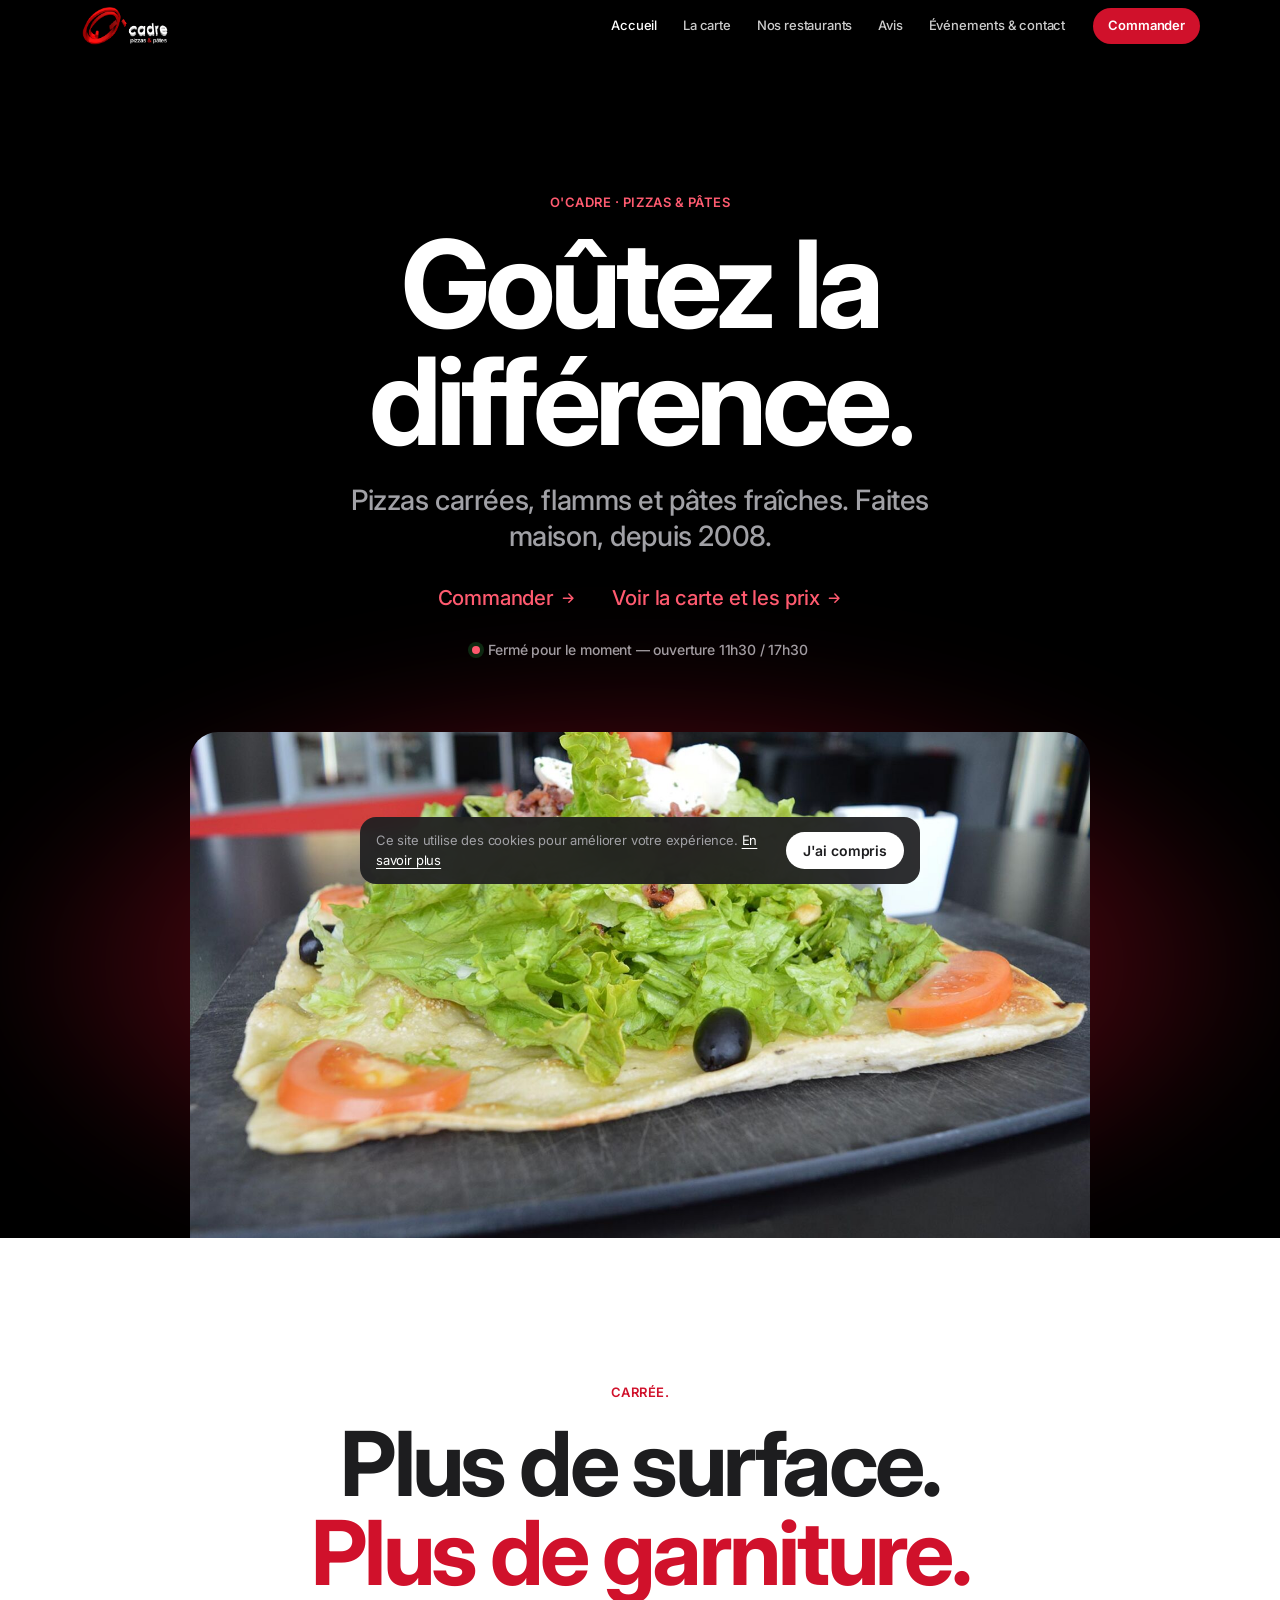
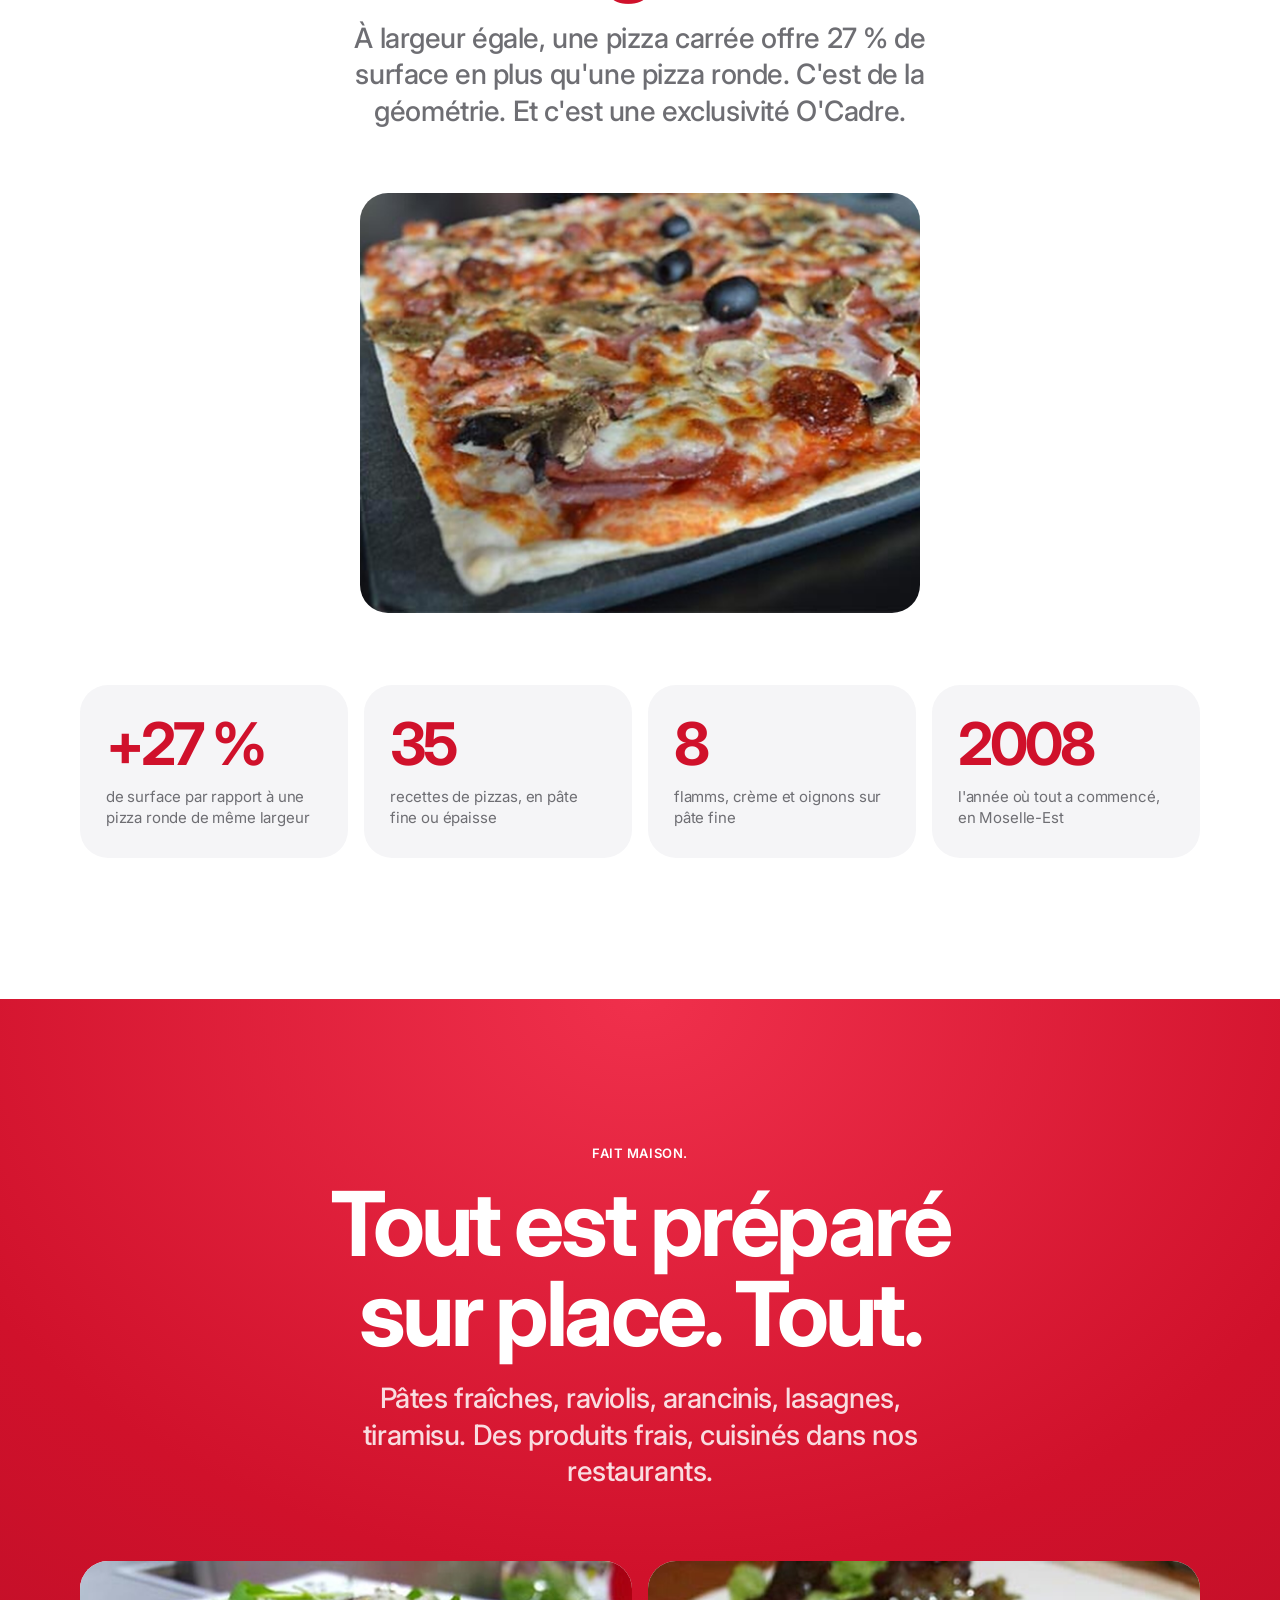
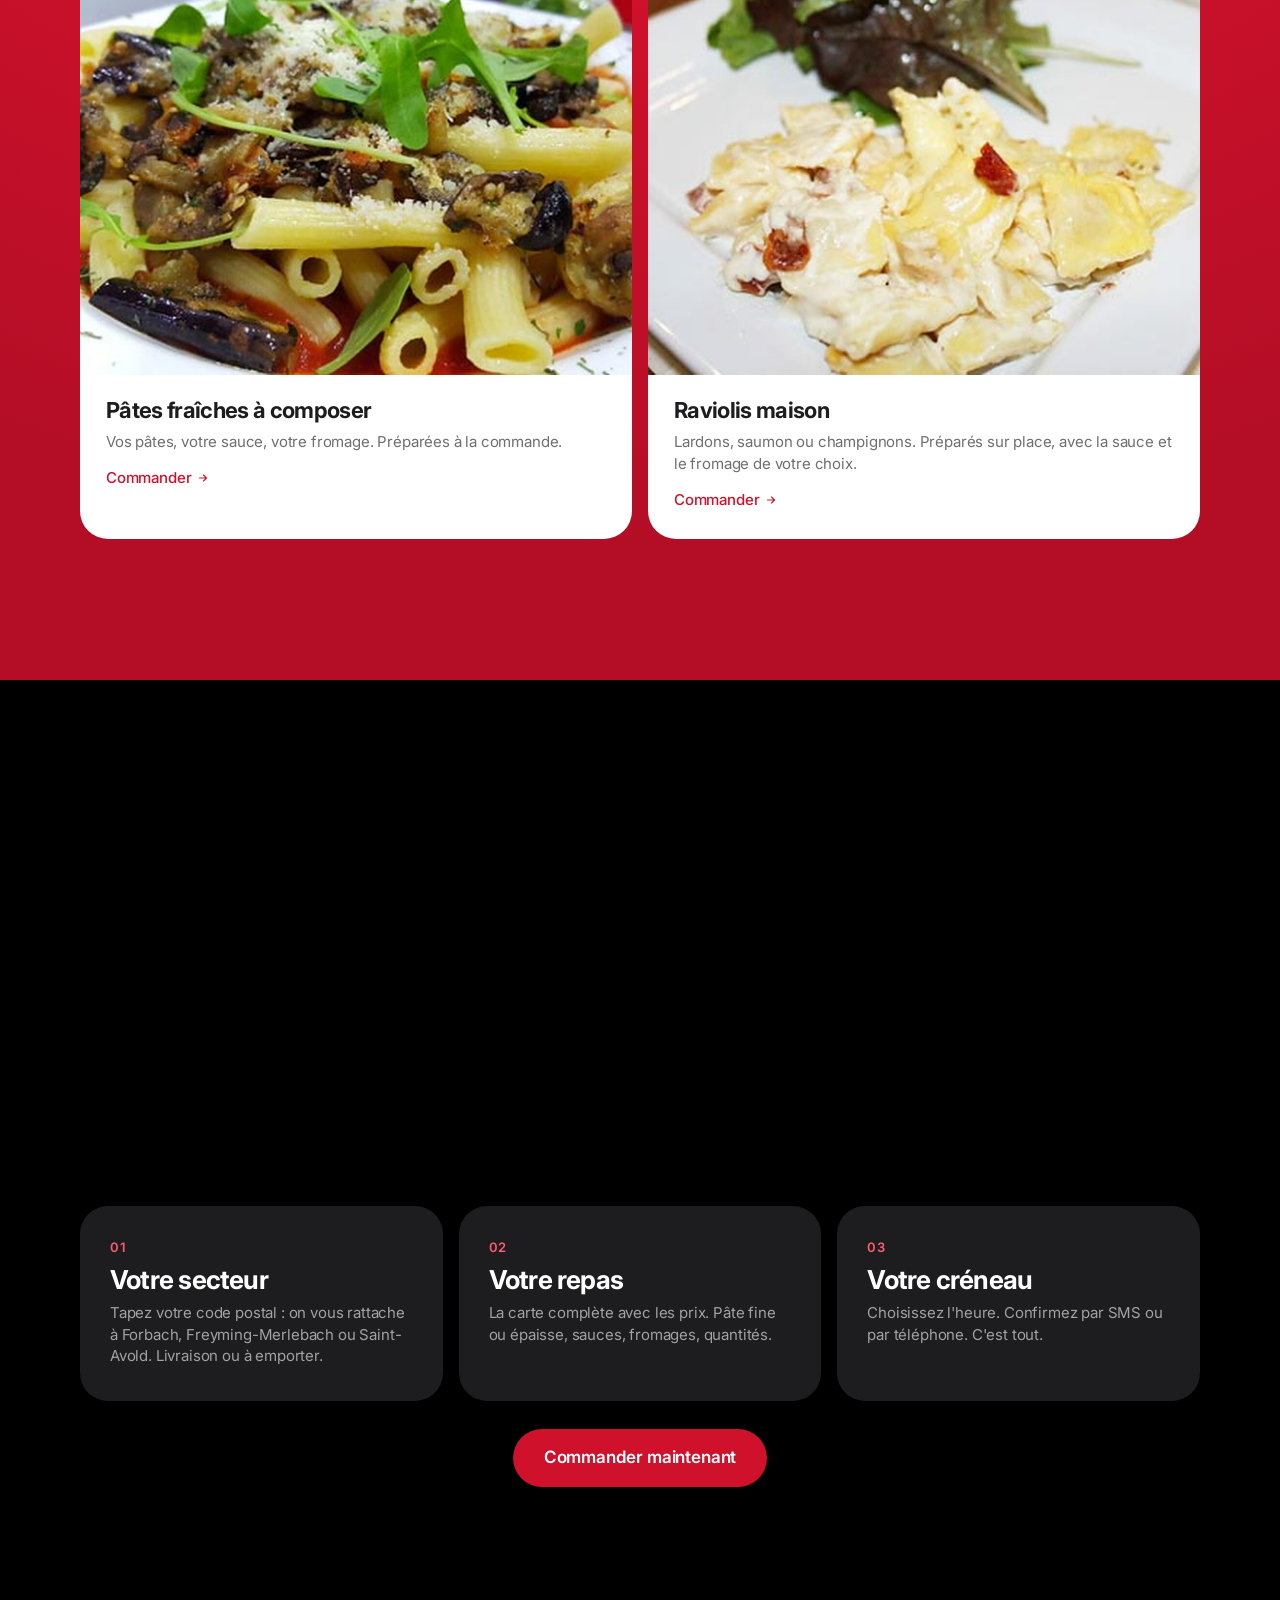
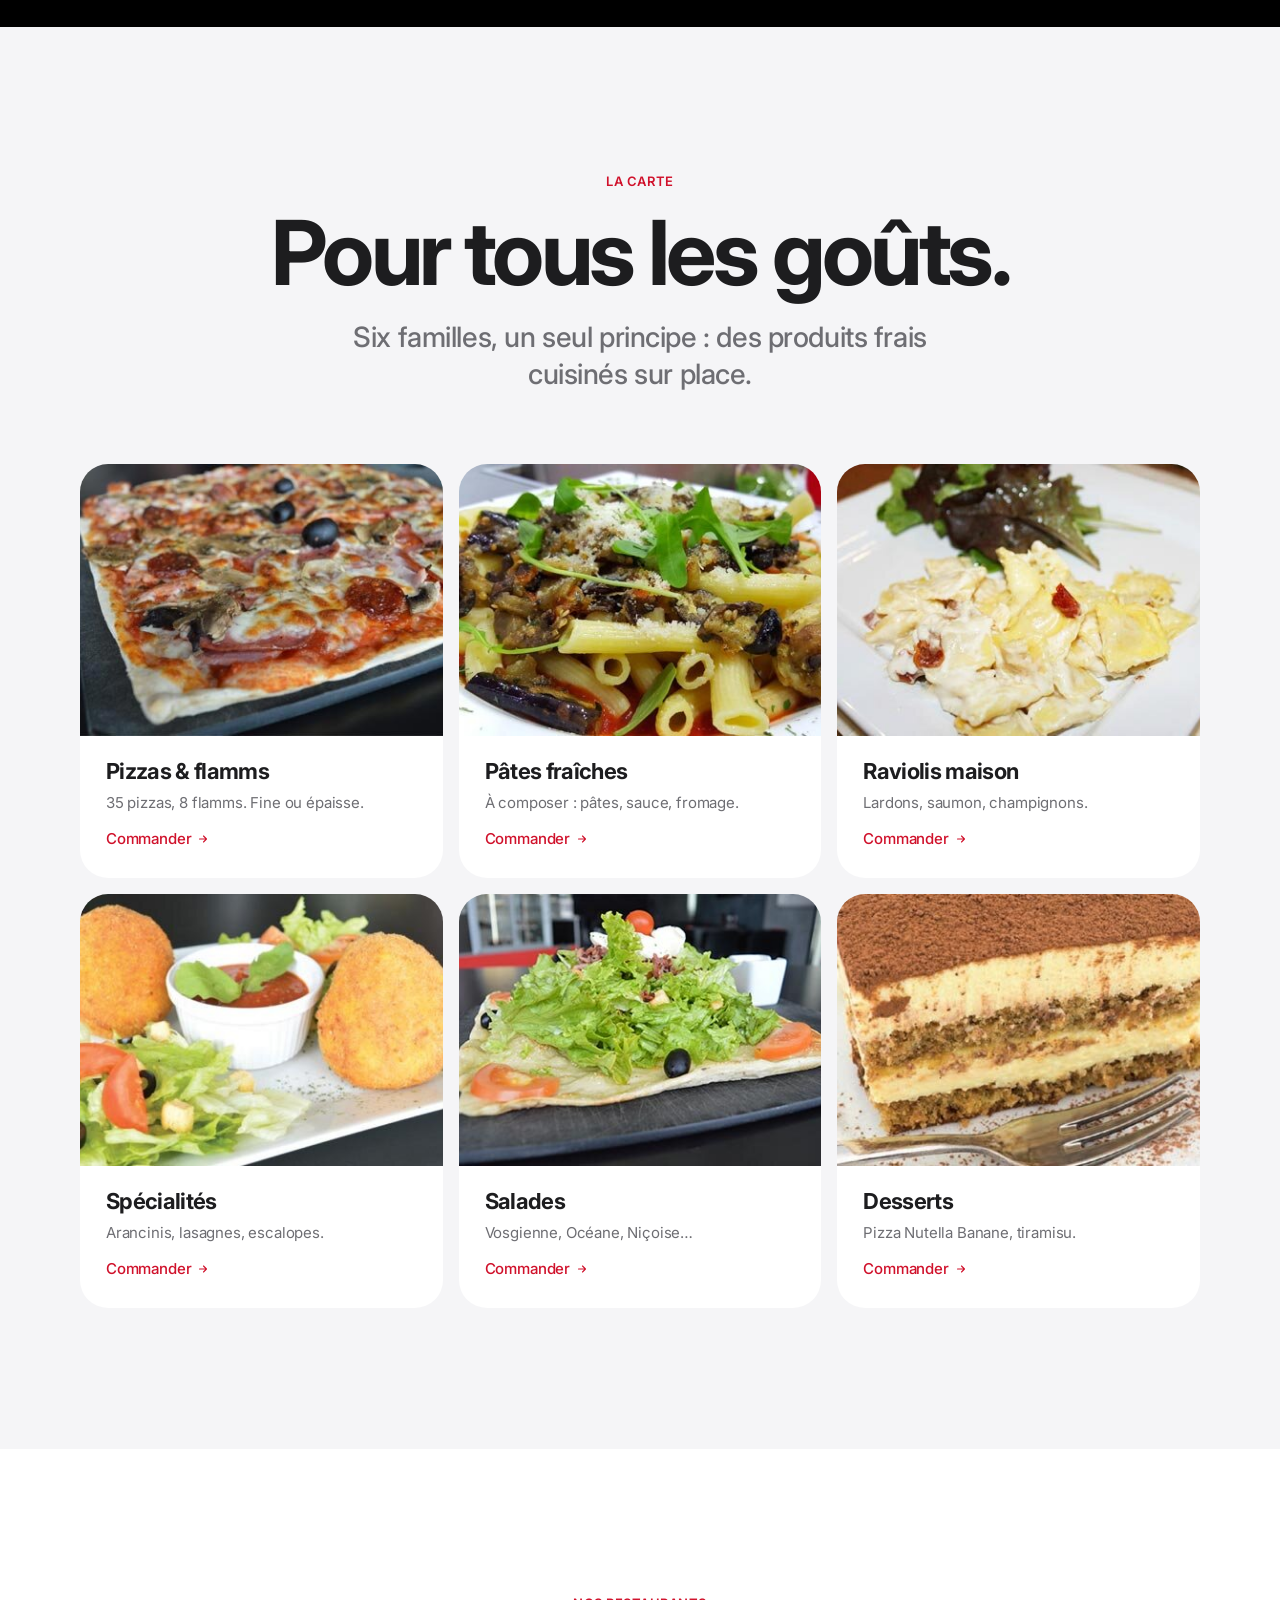
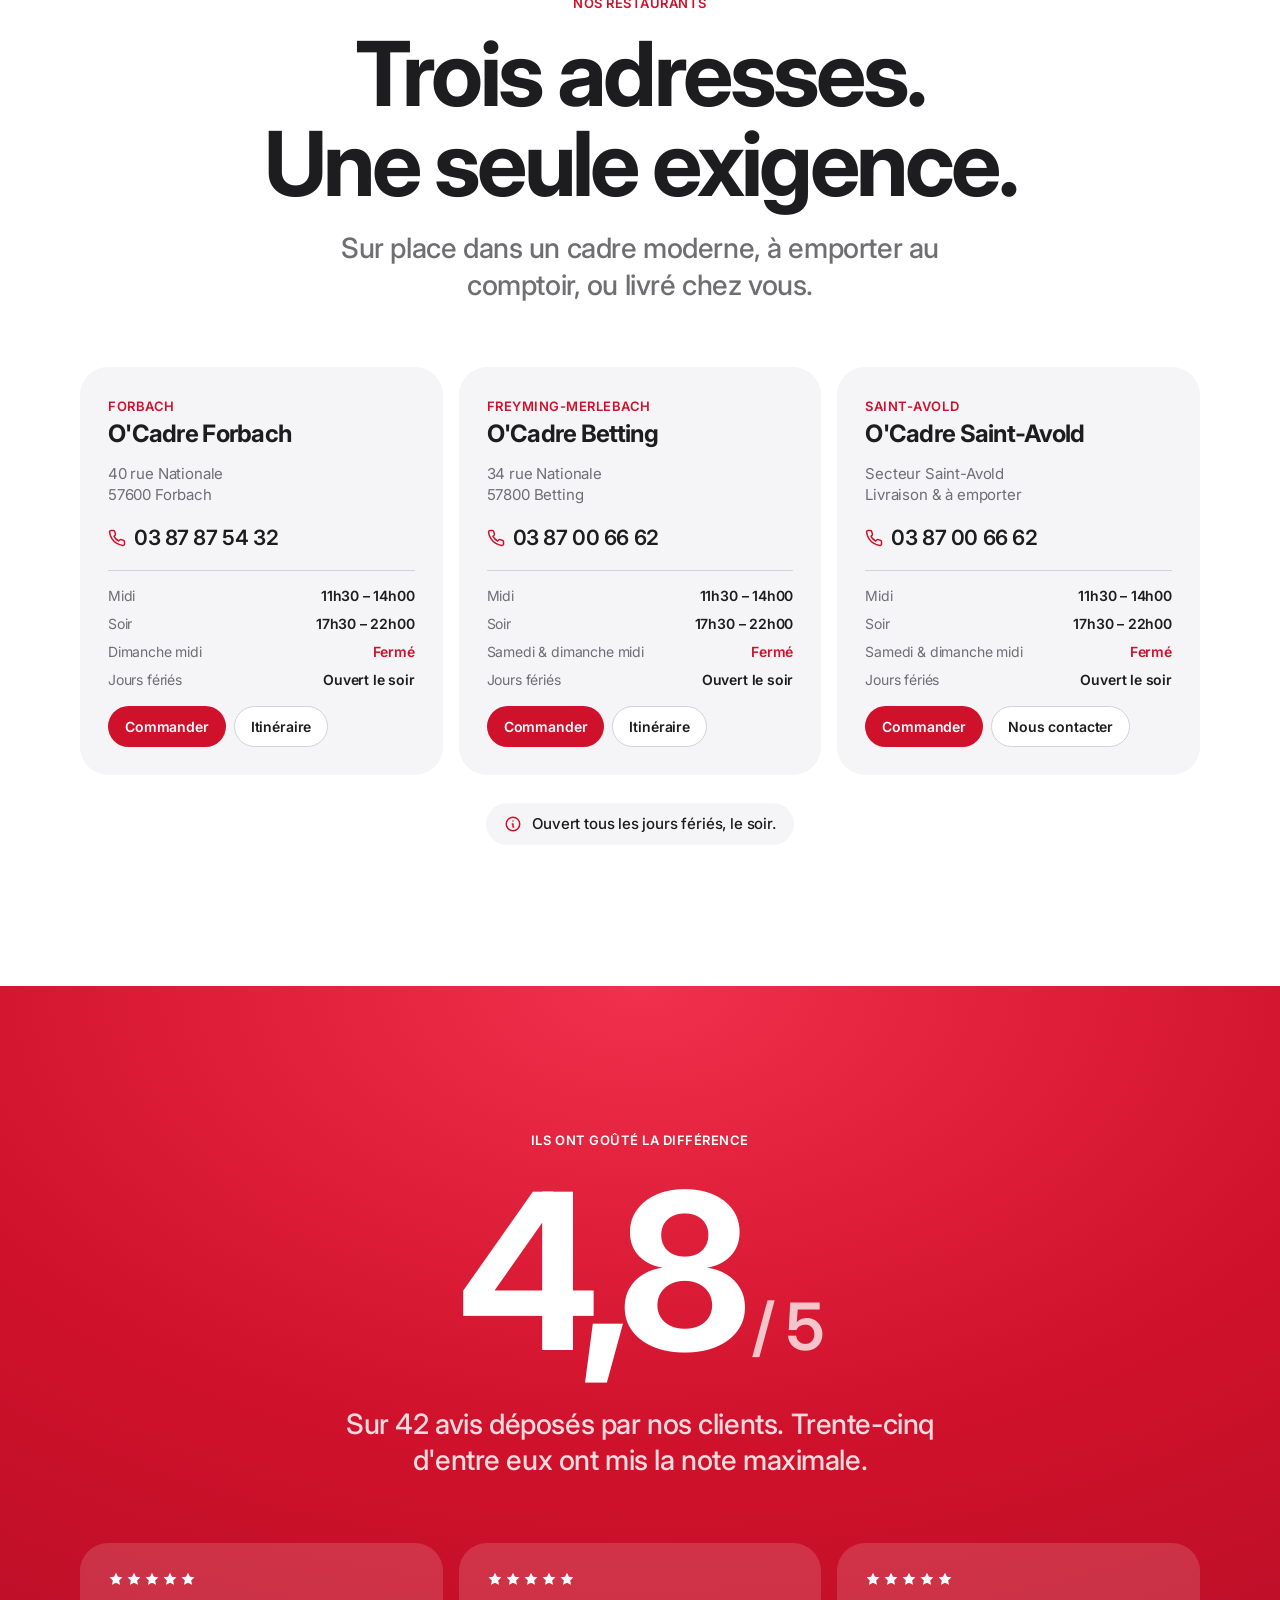
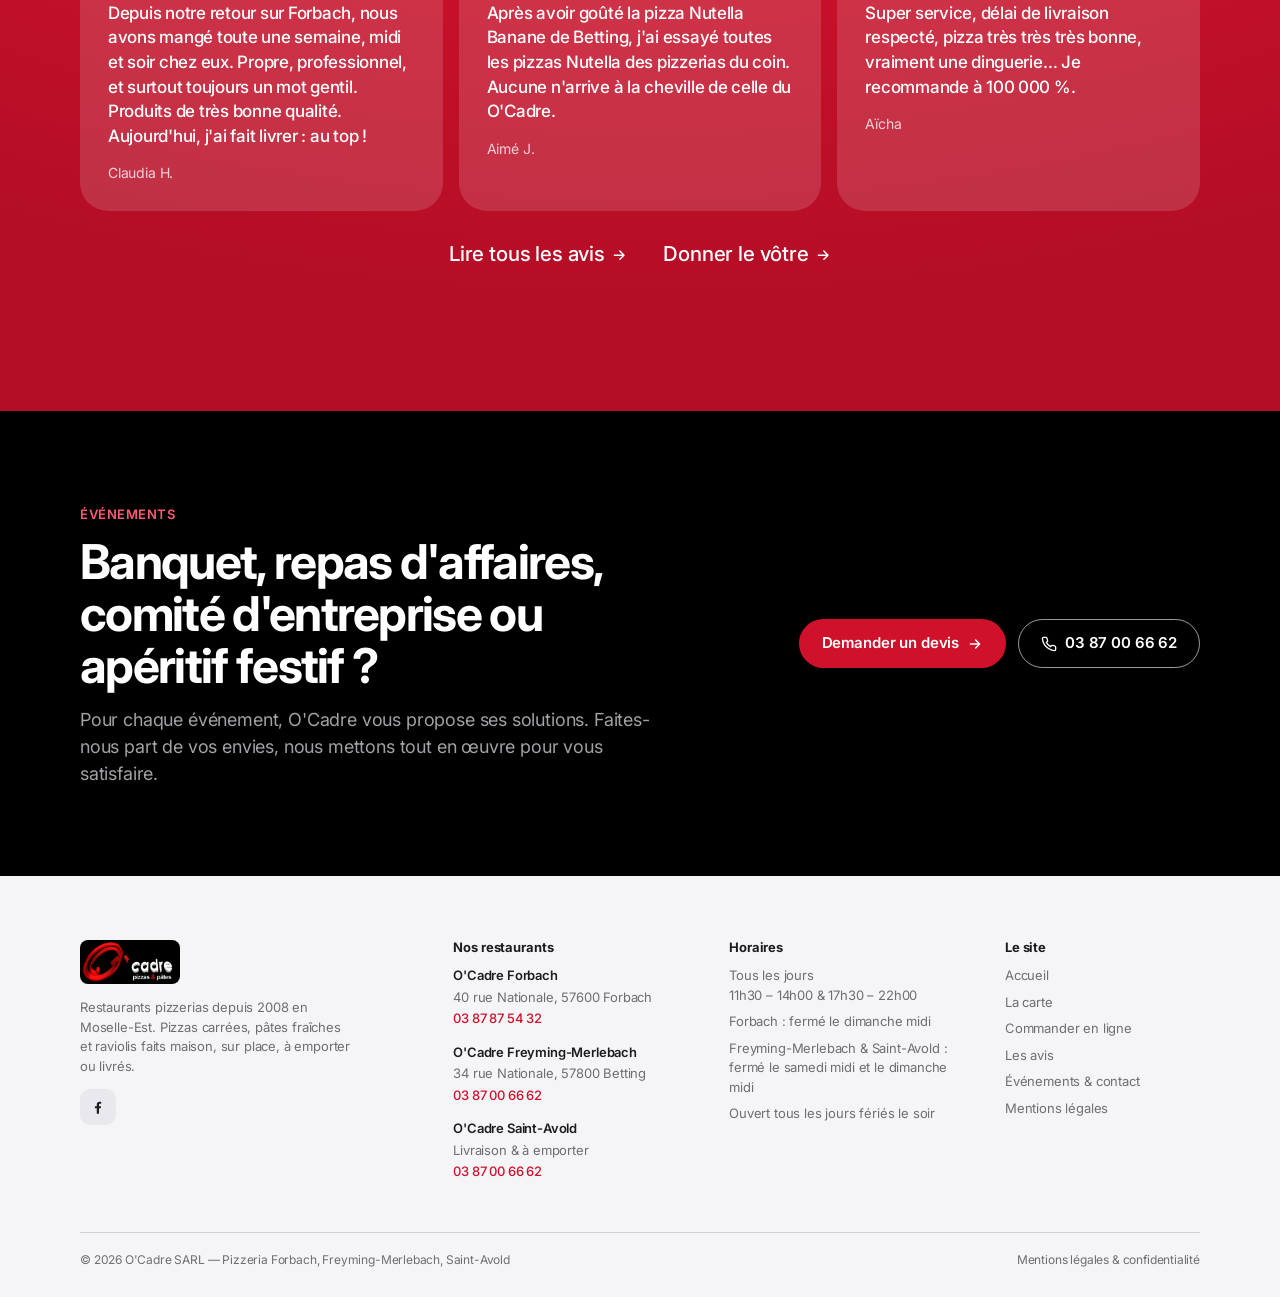
<file: index.html>
<!DOCTYPE html>
<html lang="fr">
<head>
  <meta charset="utf-8">
  <meta name="viewport" content="width=device-width, initial-scale=1">
  <title>O'Cadre — Pizzas carrées &amp; pâtes fraîches, faites maison. Forbach, Freyming-Merlebach, Saint-Avold</title>
  <meta name="description" content="O'Cadre : la pizza carrée, plus généreuse, et des pâtes fraîches faites maison depuis 2008. Livraison et à emporter à Forbach, Freyming-Merlebach (Betting) et Saint-Avold. Commande en ligne sans inscription.">
  <link rel="canonical" href="https://ocadre.com/">
  <meta name="theme-color" content="#0f0f10">
  <meta property="og:type" content="website">
  <meta property="og:title" content="O'Cadre — Pizzas carrées &amp; pâtes fraîches, faites maison. Forbach, Freyming-Merlebach, Saint-Avold">
  <meta property="og:description" content="O'Cadre : la pizza carrée, plus généreuse, et des pâtes fraîches faites maison depuis 2008. Livraison et à emporter à Forbach, Freyming-Merlebach (Betting) et Saint-Avold. Commande en ligne sans inscription.">
  <meta property="og:image" content="https://ocadre.com/assets/img/hero.jpg">
  <meta property="og:locale" content="fr_FR">
  <link rel="icon" type="image/png" sizes="32x32" href="assets/img/favicon-32.png">
  <link rel="apple-touch-icon" href="assets/img/apple-touch-icon.png">
  <link rel="preconnect" href="https://fonts.googleapis.com">
  <link rel="preconnect" href="https://fonts.gstatic.com" crossorigin>
  <link href="https://fonts.googleapis.com/css2?family=Inter:wght@400;500;600;700&display=swap" rel="stylesheet">
  <link rel="stylesheet" href="assets/css/style.css">
</head>
<body class="">
<a class="skip-link" href="#main">Aller au contenu</a>
<header class="site-header">
  <div class="wrap">
    <a class="brand" href="index.html" aria-label="O'Cadre, pizzas et pâtes — accueil">
      <img src="assets/img/logo.png" alt="O'Cadre pizzas &amp; pâtes" width="578" height="255">
    </a>
    <button class="nav-toggle" type="button" aria-expanded="false" aria-controls="nav" aria-label="Ouvrir le menu">
      <span></span><span></span><span></span>
    </button>
    <nav class="nav" id="nav" aria-label="Navigation principale">
      <ul class="nav__links">
        <li><a href="index.html">Accueil</a></li>
        <li><a href="carte.html">La carte</a></li>
        <li><a href="index.html#restaurants">Nos restaurants</a></li>
        <li><a href="avis.html">Avis</a></li>
        <li><a href="contact.html">Événements &amp; contact</a></li>
      </ul>
      <a class="btn btn--primary btn--sm" href="commander.html">Commander</a>
    </nav>
  </div>
</header>
<main id="main">

<section class="slide slide--black hero-apple">
  <div class="wrap">
    <span class="eyebrow">O'Cadre · Pizzas &amp; pâtes</span>
    <h1 class="headline headline--xl">Goûtez la<br>différence.</h1>
    <p class="subhead">Pizzas carrées, flamms et pâtes fraîches. Faites maison, depuis 2008.</p>
    <div class="links">
      <a href="commander.html">Commander <svg viewBox="0 0 24 24" fill="none" stroke="currentColor" stroke-width="2.2" stroke-linecap="round" stroke-linejoin="round" aria-hidden="true"><path d="M5 12h14M13 6l6 6-6 6"/></svg></a>
      <a href="commander.html#carte">Voir la carte et les prix <svg viewBox="0 0 24 24" fill="none" stroke="currentColor" stroke-width="2.2" stroke-linecap="round" stroke-linejoin="round" aria-hidden="true"><path d="M5 12h14M13 6l6 6-6 6"/></svg></a>
    </div>
    <p class="hero-status"><span class="dot" aria-hidden="true"></span><span data-open-status>Ouvert tous les jours, midi et soir</span></p>
    <div class="product reveal">
      <img src="assets/img/hero.jpg" alt="Une flamm O'Cadre servie sur ardoise" width="1600" height="1063" fetchpriority="high">
    </div>
  </div>
</section>

<section class="slide slide--white" id="difference">
  <div class="wrap">
    <span class="eyebrow reveal">Carrée.</span>
    <h2 class="headline reveal">Plus de surface.<br><em>Plus de garniture.</em></h2>
    <p class="subhead reveal">À largeur égale, une pizza carrée offre 27 % de surface en plus qu'une pizza ronde. C'est de la géométrie. Et c'est une exclusivité O'Cadre.</p>
    <figure class="figure reveal"><img src="assets/img/product-pizza.jpg" alt="Le coin d'une pizza carrée O'Cadre" loading="lazy" width="1200" height="855"></figure>
    <div class="stats">
      <div class="stat reveal"><strong>+27 %</strong><span>de surface par rapport à une pizza ronde de même largeur</span></div>
      <div class="stat reveal"><strong>35</strong><span>recettes de pizzas, en pâte fine ou épaisse</span></div>
      <div class="stat reveal"><strong>8</strong><span>flamms, crème et oignons sur pâte fine</span></div>
      <div class="stat reveal"><strong>2008</strong><span>l'année où tout a commencé, en Moselle-Est</span></div>
    </div>
  </div>
</section>

<section class="slide slide--red" id="maison">
  <div class="wrap">
    <span class="eyebrow reveal">Fait maison.</span>
    <h2 class="headline reveal">Tout est préparé<br>sur place. Tout.</h2>
    <p class="subhead reveal">Pâtes fraîches, raviolis, arancinis, lasagnes, tiramisu. Des produits frais, cuisinés dans nos restaurants.</p>
    <div class="bento">
      <a class="tile reveal" href="commander.html#cat-pates">
        <div class="tile__media"><img src="assets/img/product-pates.jpg" alt="Pâtes fraîches O'Cadre" loading="lazy" width="1200" height="855"></div>
        <div class="tile__body"><h3>Pâtes fraîches à composer</h3><p>Vos pâtes, votre sauce, votre fromage. Préparées à la commande.</p><span class="link-arrow">Commander <svg viewBox="0 0 24 24" fill="none" stroke="currentColor" stroke-width="2.2" stroke-linecap="round" stroke-linejoin="round" aria-hidden="true"><path d="M5 12h14M13 6l6 6-6 6"/></svg></span></div>
      </a>
      <a class="tile reveal" href="commander.html#cat-raviolis">
        <div class="tile__media"><img src="assets/img/product-raviolis.jpg" alt="Raviolis maison O'Cadre" loading="lazy" width="1200" height="855"></div>
        <div class="tile__body"><h3>Raviolis maison</h3><p>Lardons, saumon ou champignons. Préparés sur place, avec la sauce et le fromage de votre choix.</p><span class="link-arrow">Commander <svg viewBox="0 0 24 24" fill="none" stroke="currentColor" stroke-width="2.2" stroke-linecap="round" stroke-linejoin="round" aria-hidden="true"><path d="M5 12h14M13 6l6 6-6 6"/></svg></span></div>
      </a>
    </div>
  </div>
</section>

<section class="slide slide--black" id="commander">
  <div class="wrap">
    <span class="eyebrow reveal">Commande en ligne</span>
    <h2 class="headline reveal">Trois minutes.<br><em>Zéro inscription.</em></h2>
    <p class="subhead reveal">Votre code postal, votre carte, votre créneau. La commande part en un geste.</p>
    <div class="bento bento--3">
      <div class="tile tile--dark tile--step reveal"><div class="tile__body"><span class="tile__num">01</span><h3>Votre secteur</h3><p>Tapez votre code postal : on vous rattache à Forbach, Freyming-Merlebach ou Saint-Avold. Livraison ou à emporter.</p></div></div>
      <div class="tile tile--dark tile--step reveal"><div class="tile__body"><span class="tile__num">02</span><h3>Votre repas</h3><p>La carte complète avec les prix. Pâte fine ou épaisse, sauces, fromages, quantités.</p></div></div>
      <div class="tile tile--dark tile--step reveal"><div class="tile__body"><span class="tile__num">03</span><h3>Votre créneau</h3><p>Choisissez l'heure. Confirmez par SMS ou par téléphone. C'est tout.</p></div></div>
    </div>
    <div class="links reveal">
      <a class="btn btn--primary btn--lg" href="commander.html">Commander maintenant</a>
    </div>
  </div>
</section>

<section class="slide slide--gray" id="carte">
  <div class="wrap">
    <span class="eyebrow reveal">La carte</span>
    <h2 class="headline reveal">Pour tous les goûts.</h2>
    <p class="subhead reveal">Six familles, un seul principe : des produits frais cuisinés sur place.</p>
    <div class="bento bento--3">
      <a class="tile reveal" href="commander.html#cat-pizzas">
        <div class="tile__media"><img src="assets/img/cat-pizza.jpg" alt="Pizzas & flamms O'Cadre" loading="lazy" width="400" height="285"></div>
        <div class="tile__body"><h3>Pizzas &amp; flamms</h3><p>35 pizzas, 8 flamms. Fine ou épaisse.</p><span class="link-arrow">Commander <svg viewBox="0 0 24 24" fill="none" stroke="currentColor" stroke-width="2.2" stroke-linecap="round" stroke-linejoin="round" aria-hidden="true"><path d="M5 12h14M13 6l6 6-6 6"/></svg></span></div>
      </a>
      <a class="tile reveal" href="commander.html#cat-pates">
        <div class="tile__media"><img src="assets/img/cat-pate.jpg" alt="Pâtes fraîches O'Cadre" loading="lazy" width="400" height="285"></div>
        <div class="tile__body"><h3>Pâtes fraîches</h3><p>À composer : pâtes, sauce, fromage.</p><span class="link-arrow">Commander <svg viewBox="0 0 24 24" fill="none" stroke="currentColor" stroke-width="2.2" stroke-linecap="round" stroke-linejoin="round" aria-hidden="true"><path d="M5 12h14M13 6l6 6-6 6"/></svg></span></div>
      </a>
      <a class="tile reveal" href="commander.html#cat-raviolis">
        <div class="tile__media"><img src="assets/img/cat-ravioli.jpg" alt="Raviolis maison O'Cadre" loading="lazy" width="400" height="285"></div>
        <div class="tile__body"><h3>Raviolis maison</h3><p>Lardons, saumon, champignons.</p><span class="link-arrow">Commander <svg viewBox="0 0 24 24" fill="none" stroke="currentColor" stroke-width="2.2" stroke-linecap="round" stroke-linejoin="round" aria-hidden="true"><path d="M5 12h14M13 6l6 6-6 6"/></svg></span></div>
      </a>
      <a class="tile reveal" href="commander.html#cat-specialites">
        <div class="tile__media"><img src="assets/img/cat-specialite.jpg" alt="Spécialités O'Cadre" loading="lazy" width="400" height="285"></div>
        <div class="tile__body"><h3>Spécialités</h3><p>Arancinis, lasagnes, escalopes.</p><span class="link-arrow">Commander <svg viewBox="0 0 24 24" fill="none" stroke="currentColor" stroke-width="2.2" stroke-linecap="round" stroke-linejoin="round" aria-hidden="true"><path d="M5 12h14M13 6l6 6-6 6"/></svg></span></div>
      </a>
      <a class="tile reveal" href="commander.html#cat-salades">
        <div class="tile__media"><img src="assets/img/cat-salade.jpg" alt="Salades O'Cadre" loading="lazy" width="400" height="285"></div>
        <div class="tile__body"><h3>Salades</h3><p>Vosgienne, Océane, Niçoise…</p><span class="link-arrow">Commander <svg viewBox="0 0 24 24" fill="none" stroke="currentColor" stroke-width="2.2" stroke-linecap="round" stroke-linejoin="round" aria-hidden="true"><path d="M5 12h14M13 6l6 6-6 6"/></svg></span></div>
      </a>
      <a class="tile reveal" href="commander.html#cat-desserts">
        <div class="tile__media"><img src="assets/img/cat-dessert.jpg" alt="Desserts O'Cadre" loading="lazy" width="400" height="285"></div>
        <div class="tile__body"><h3>Desserts</h3><p>Pizza Nutella Banane, tiramisu.</p><span class="link-arrow">Commander <svg viewBox="0 0 24 24" fill="none" stroke="currentColor" stroke-width="2.2" stroke-linecap="round" stroke-linejoin="round" aria-hidden="true"><path d="M5 12h14M13 6l6 6-6 6"/></svg></span></div>
      </a>
    </div>
  </div>
</section>

<section class="slide slide--white" id="restaurants">
  <div class="wrap">
    <span class="eyebrow reveal">Nos restaurants</span>
    <h2 class="headline reveal">Trois adresses.<br>Une seule exigence.</h2>
    <p class="subhead reveal">Sur place dans un cadre moderne, à emporter au comptoir, ou livré chez vous.</p>
    <div class="restos">
      <article class="resto reveal">
        <div class="resto__head"><span class="resto__city">Forbach</span><h3 class="resto__name">O'Cadre Forbach</h3></div>
        <address>40 rue Nationale<br>57600 Forbach</address>
        <a class="resto__phone" href="tel:+33387875432"><svg viewBox="0 0 24 24" fill="none" stroke="currentColor" stroke-width="2" stroke-linecap="round" stroke-linejoin="round" aria-hidden="true"><path d="M22 16.9v3a2 2 0 0 1-2.2 2 19.8 19.8 0 0 1-8.6-3.1 19.5 19.5 0 0 1-6-6A19.8 19.8 0 0 1 2.1 4.2 2 2 0 0 1 4.1 2h3a2 2 0 0 1 2 1.7c.1.9.4 1.8.7 2.7a2 2 0 0 1-.5 2.1L8 9.8a16 16 0 0 0 6.2 6.2l1.3-1.3a2 2 0 0 1 2.1-.5c.9.3 1.8.6 2.7.7a2 2 0 0 1 1.7 2z"/></svg> 03 87 87 54 32</a>
        <ul class="hours">
  <li><span>Midi</span><span>11h30 – 14h00</span></li>
  <li><span>Soir</span><span>17h30 – 22h00</span></li>
  <li class="closed"><span>Dimanche midi</span><span>Fermé</span></li>
  <li><span>Jours fériés</span><span>Ouvert le soir</span></li>
</ul>
        <div class="resto__actions">
          <a class="btn btn--primary btn--sm" href="commander.html?secteur=forbach">Commander</a>
          <a class="btn btn--outline btn--sm" href="https://www.google.com/maps/search/?api=1&query=40+rue+Nationale+57600+Forbach" target="_blank" rel="noopener">Itinéraire</a>
        </div>
      </article>
      <article class="resto reveal">
        <div class="resto__head"><span class="resto__city">Freyming-Merlebach</span><h3 class="resto__name">O'Cadre Betting</h3></div>
        <address>34 rue Nationale<br>57800 Betting</address>
        <a class="resto__phone" href="tel:+33387006662"><svg viewBox="0 0 24 24" fill="none" stroke="currentColor" stroke-width="2" stroke-linecap="round" stroke-linejoin="round" aria-hidden="true"><path d="M22 16.9v3a2 2 0 0 1-2.2 2 19.8 19.8 0 0 1-8.6-3.1 19.5 19.5 0 0 1-6-6A19.8 19.8 0 0 1 2.1 4.2 2 2 0 0 1 4.1 2h3a2 2 0 0 1 2 1.7c.1.9.4 1.8.7 2.7a2 2 0 0 1-.5 2.1L8 9.8a16 16 0 0 0 6.2 6.2l1.3-1.3a2 2 0 0 1 2.1-.5c.9.3 1.8.6 2.7.7a2 2 0 0 1 1.7 2z"/></svg> 03 87 00 66 62</a>
        <ul class="hours">
  <li><span>Midi</span><span>11h30 – 14h00</span></li>
  <li><span>Soir</span><span>17h30 – 22h00</span></li>
  <li class="closed"><span>Samedi &amp; dimanche midi</span><span>Fermé</span></li>
  <li><span>Jours fériés</span><span>Ouvert le soir</span></li>
</ul>
        <div class="resto__actions">
          <a class="btn btn--primary btn--sm" href="commander.html?secteur=merlebach">Commander</a>
          <a class="btn btn--outline btn--sm" href="https://www.google.com/maps/search/?api=1&query=34+rue+Nationale+57800+Betting" target="_blank" rel="noopener">Itinéraire</a>
        </div>
      </article>
      <article class="resto reveal">
        <div class="resto__head"><span class="resto__city">Saint-Avold</span><h3 class="resto__name">O'Cadre Saint-Avold</h3></div>
        <address>Secteur Saint-Avold<br>Livraison &amp; à emporter</address>
        <a class="resto__phone" href="tel:+33387006662"><svg viewBox="0 0 24 24" fill="none" stroke="currentColor" stroke-width="2" stroke-linecap="round" stroke-linejoin="round" aria-hidden="true"><path d="M22 16.9v3a2 2 0 0 1-2.2 2 19.8 19.8 0 0 1-8.6-3.1 19.5 19.5 0 0 1-6-6A19.8 19.8 0 0 1 2.1 4.2 2 2 0 0 1 4.1 2h3a2 2 0 0 1 2 1.7c.1.9.4 1.8.7 2.7a2 2 0 0 1-.5 2.1L8 9.8a16 16 0 0 0 6.2 6.2l1.3-1.3a2 2 0 0 1 2.1-.5c.9.3 1.8.6 2.7.7a2 2 0 0 1 1.7 2z"/></svg> 03 87 00 66 62</a>
        <ul class="hours">
  <li><span>Midi</span><span>11h30 – 14h00</span></li>
  <li><span>Soir</span><span>17h30 – 22h00</span></li>
  <li class="closed"><span>Samedi &amp; dimanche midi</span><span>Fermé</span></li>
  <li><span>Jours fériés</span><span>Ouvert le soir</span></li>
</ul>
        <div class="resto__actions">
          <a class="btn btn--primary btn--sm" href="commander.html?secteur=saint-avold">Commander</a>
          <a class="btn btn--outline btn--sm" href="contact.html">Nous contacter</a>
        </div>
      </article>
    </div>
    <p class="notice reveal"><svg viewBox="0 0 24 24" fill="none" stroke="currentColor" stroke-width="2" stroke-linecap="round" stroke-linejoin="round" aria-hidden="true"><circle cx="12" cy="12" r="9"/><path d="M12 8h.01M11 12h1v4h1"/></svg> Ouvert tous les jours fériés, le soir.</p>
  </div>
</section>

<section class="slide slide--red" id="avis">
  <div class="wrap">
    <span class="eyebrow reveal">Ils ont goûté la différence</span>
    <div class="score reveal">4,8<small> / 5</small></div>
    <p class="subhead reveal">Sur 42 avis déposés par nos clients. Trente-cinq d'entre eux ont mis la note maximale.</p>
    <div class="reviews">
      <article class="review reveal">
        <span class="stars" aria-label="5 sur 5"><svg viewBox="0 0 24 24" fill="currentColor" aria-hidden="true"><path d="M12 2.5l2.9 6.2 6.8.8-5 4.6 1.3 6.7L12 17.5l-6 3.3 1.3-6.7-5-4.6 6.8-.8z"/></svg><svg viewBox="0 0 24 24" fill="currentColor" aria-hidden="true"><path d="M12 2.5l2.9 6.2 6.8.8-5 4.6 1.3 6.7L12 17.5l-6 3.3 1.3-6.7-5-4.6 6.8-.8z"/></svg><svg viewBox="0 0 24 24" fill="currentColor" aria-hidden="true"><path d="M12 2.5l2.9 6.2 6.8.8-5 4.6 1.3 6.7L12 17.5l-6 3.3 1.3-6.7-5-4.6 6.8-.8z"/></svg><svg viewBox="0 0 24 24" fill="currentColor" aria-hidden="true"><path d="M12 2.5l2.9 6.2 6.8.8-5 4.6 1.3 6.7L12 17.5l-6 3.3 1.3-6.7-5-4.6 6.8-.8z"/></svg><svg viewBox="0 0 24 24" fill="currentColor" aria-hidden="true"><path d="M12 2.5l2.9 6.2 6.8.8-5 4.6 1.3 6.7L12 17.5l-6 3.3 1.3-6.7-5-4.6 6.8-.8z"/></svg></span>
        <blockquote>Depuis notre retour sur Forbach, nous avons mangé toute une semaine, midi et soir chez eux. Propre, professionnel, et surtout toujours un mot gentil. Produits de très bonne qualité. Aujourd'hui, j'ai fait livrer : au top !</blockquote>
        <cite>Claudia H.</cite>
      </article>
      <article class="review reveal">
        <span class="stars" aria-label="5 sur 5"><svg viewBox="0 0 24 24" fill="currentColor" aria-hidden="true"><path d="M12 2.5l2.9 6.2 6.8.8-5 4.6 1.3 6.7L12 17.5l-6 3.3 1.3-6.7-5-4.6 6.8-.8z"/></svg><svg viewBox="0 0 24 24" fill="currentColor" aria-hidden="true"><path d="M12 2.5l2.9 6.2 6.8.8-5 4.6 1.3 6.7L12 17.5l-6 3.3 1.3-6.7-5-4.6 6.8-.8z"/></svg><svg viewBox="0 0 24 24" fill="currentColor" aria-hidden="true"><path d="M12 2.5l2.9 6.2 6.8.8-5 4.6 1.3 6.7L12 17.5l-6 3.3 1.3-6.7-5-4.6 6.8-.8z"/></svg><svg viewBox="0 0 24 24" fill="currentColor" aria-hidden="true"><path d="M12 2.5l2.9 6.2 6.8.8-5 4.6 1.3 6.7L12 17.5l-6 3.3 1.3-6.7-5-4.6 6.8-.8z"/></svg><svg viewBox="0 0 24 24" fill="currentColor" aria-hidden="true"><path d="M12 2.5l2.9 6.2 6.8.8-5 4.6 1.3 6.7L12 17.5l-6 3.3 1.3-6.7-5-4.6 6.8-.8z"/></svg></span>
        <blockquote>Après avoir goûté la pizza Nutella Banane de Betting, j'ai essayé toutes les pizzas Nutella des pizzerias du coin. Aucune n'arrive à la cheville de celle du O'Cadre.</blockquote>
        <cite>Aimé J.</cite>
      </article>
      <article class="review reveal">
        <span class="stars" aria-label="5 sur 5"><svg viewBox="0 0 24 24" fill="currentColor" aria-hidden="true"><path d="M12 2.5l2.9 6.2 6.8.8-5 4.6 1.3 6.7L12 17.5l-6 3.3 1.3-6.7-5-4.6 6.8-.8z"/></svg><svg viewBox="0 0 24 24" fill="currentColor" aria-hidden="true"><path d="M12 2.5l2.9 6.2 6.8.8-5 4.6 1.3 6.7L12 17.5l-6 3.3 1.3-6.7-5-4.6 6.8-.8z"/></svg><svg viewBox="0 0 24 24" fill="currentColor" aria-hidden="true"><path d="M12 2.5l2.9 6.2 6.8.8-5 4.6 1.3 6.7L12 17.5l-6 3.3 1.3-6.7-5-4.6 6.8-.8z"/></svg><svg viewBox="0 0 24 24" fill="currentColor" aria-hidden="true"><path d="M12 2.5l2.9 6.2 6.8.8-5 4.6 1.3 6.7L12 17.5l-6 3.3 1.3-6.7-5-4.6 6.8-.8z"/></svg><svg viewBox="0 0 24 24" fill="currentColor" aria-hidden="true"><path d="M12 2.5l2.9 6.2 6.8.8-5 4.6 1.3 6.7L12 17.5l-6 3.3 1.3-6.7-5-4.6 6.8-.8z"/></svg></span>
        <blockquote>Super service, délai de livraison respecté, pizza très très très bonne, vraiment une dinguerie… Je recommande à 100 000 %.</blockquote>
        <cite>Aïcha</cite>
      </article>
    </div>
    <div class="links reveal">
      <a href="avis.html">Lire tous les avis <svg viewBox="0 0 24 24" fill="none" stroke="currentColor" stroke-width="2.2" stroke-linecap="round" stroke-linejoin="round" aria-hidden="true"><path d="M5 12h14M13 6l6 6-6 6"/></svg></a>
      <a href="avis.html#donner-avis">Donner le vôtre <svg viewBox="0 0 24 24" fill="none" stroke="currentColor" stroke-width="2.2" stroke-linecap="round" stroke-linejoin="round" aria-hidden="true"><path d="M5 12h14M13 6l6 6-6 6"/></svg></a>
    </div>
  </div>
</section>

<section class="cta">
  <div class="wrap">
    <div class="reveal">
      <span class="eyebrow">Événements</span>
      <h2>Banquet, repas d'affaires, comité d'entreprise ou apéritif festif ?</h2>
      <p>Pour chaque événement, O'Cadre vous propose ses solutions. Faites-nous part de vos envies, nous mettons tout en œuvre pour vous satisfaire.</p>
    </div>
    <div class="cta__actions reveal">
      <a class="btn btn--primary" href="contact.html">Demander un devis <svg viewBox="0 0 24 24" fill="none" stroke="currentColor" stroke-width="2.2" stroke-linecap="round" stroke-linejoin="round" aria-hidden="true"><path d="M5 12h14M13 6l6 6-6 6"/></svg></a>
      <a class="btn btn--ghost" href="tel:+33387006662"><svg viewBox="0 0 24 24" fill="none" stroke="currentColor" stroke-width="2" stroke-linecap="round" stroke-linejoin="round" aria-hidden="true"><path d="M22 16.9v3a2 2 0 0 1-2.2 2 19.8 19.8 0 0 1-8.6-3.1 19.5 19.5 0 0 1-6-6A19.8 19.8 0 0 1 2.1 4.2 2 2 0 0 1 4.1 2h3a2 2 0 0 1 2 1.7c.1.9.4 1.8.7 2.7a2 2 0 0 1-.5 2.1L8 9.8a16 16 0 0 0 6.2 6.2l1.3-1.3a2 2 0 0 1 2.1-.5c.9.3 1.8.6 2.7.7a2 2 0 0 1 1.7 2z"/></svg> 03 87 00 66 62</a>
    </div>
  </div>
</section>

</main>
<footer class="site-footer">
  <div class="wrap">
    <div class="footer-grid">
      <div class="footer-brand">
        <img src="assets/img/logo.jpg" alt="O'Cadre pizzas &amp; pâtes" width="578" height="255">
        <p>Restaurants pizzerias depuis 2008 en Moselle-Est. Pizzas carrées, pâtes fraîches et raviolis faits maison, sur place, à emporter ou livrés.</p>
        <div class="footer-social">
          <a href="https://www.facebook.com/Ocadre-210727185610210/" target="_blank" rel="noopener" aria-label="O'Cadre sur Facebook"><svg viewBox="0 0 24 24" fill="currentColor" aria-hidden="true"><path d="M13.5 22v-8h2.7l.4-3.2h-3.1V8.8c0-.9.3-1.6 1.6-1.6h1.7V4.4c-.3 0-1.3-.1-2.5-.1-2.5 0-4.1 1.5-4.1 4.2v2.3H7.4V14h2.8v8z"/></svg></a>
        </div>
      </div>
      <div class="footer-col">
        <h3>Nos restaurants</h3>
        <div class="footer-resto">
          <strong>O'Cadre Forbach</strong>
          <span>40 rue Nationale, 57600 Forbach</span>
          <a href="tel:+33387875432">03 87 87 54 32</a>
        </div>
        <div class="footer-resto">
          <strong>O'Cadre Freyming-Merlebach</strong>
          <span>34 rue Nationale, 57800 Betting</span>
          <a href="tel:+33387006662">03 87 00 66 62</a>
        </div>
        <div class="footer-resto">
          <strong>O'Cadre Saint-Avold</strong>
          <span>Livraison &amp; à emporter</span>
          <a href="tel:+33387006662">03 87 00 66 62</a>
        </div>
      </div>
      <div class="footer-col">
        <h3>Horaires</h3>
        <ul>
          <li>Tous les jours<br>11h30 – 14h00 &amp; 17h30 – 22h00</li>
          <li>Forbach : fermé le dimanche midi</li>
          <li>Freyming-Merlebach &amp; Saint-Avold : fermé le samedi midi et le dimanche midi</li>
          <li>Ouvert tous les jours fériés le soir</li>
        </ul>
      </div>
      <div class="footer-col">
        <h3>Le site</h3>
        <ul>
          <li><a href="index.html">Accueil</a></li>
          <li><a href="carte.html">La carte</a></li>
          <li><a href="commander.html">Commander en ligne</a></li>
          <li><a href="avis.html">Les avis</a></li>
          <li><a href="contact.html">Événements &amp; contact</a></li>
          <li><a href="mentions-legales.html">Mentions légales</a></li>
        </ul>
      </div>
    </div>
    <div class="footer-bottom">
      <span>© <span data-year>2026</span> O'Cadre SARL — Pizzeria Forbach, Freyming-Merlebach, Saint-Avold</span>
      <a href="mentions-legales.html">Mentions légales &amp; confidentialité</a>
    </div>
  </div>
</footer>
<div class="mobile-bar">
  <a class="btn btn--primary" href="commander.html">Commander en ligne <svg viewBox="0 0 24 24" fill="none" stroke="currentColor" stroke-width="2.2" stroke-linecap="round" stroke-linejoin="round" aria-hidden="true"><path d="M5 12h14M13 6l6 6-6 6"/></svg></a>
  <a class="btn btn--ghost" href="tel:+33387006662" aria-label="Appeler O'Cadre"><svg viewBox="0 0 24 24" fill="none" stroke="currentColor" stroke-width="2" stroke-linecap="round" stroke-linejoin="round" aria-hidden="true"><path d="M22 16.9v3a2 2 0 0 1-2.2 2 19.8 19.8 0 0 1-8.6-3.1 19.5 19.5 0 0 1-6-6A19.8 19.8 0 0 1 2.1 4.2 2 2 0 0 1 4.1 2h3a2 2 0 0 1 2 1.7c.1.9.4 1.8.7 2.7a2 2 0 0 1-.5 2.1L8 9.8a16 16 0 0 0 6.2 6.2l1.3-1.3a2 2 0 0 1 2.1-.5c.9.3 1.8.6 2.7.7a2 2 0 0 1 1.7 2z"/></svg></a>
</div>
<div class="cookie" role="dialog" aria-label="Information sur les cookies">
  <p>Ce site utilise des cookies pour améliorer votre expérience. <a href="mentions-legales.html#confidentialite">En savoir plus</a></p>
  <button class="btn btn--dark btn--sm" type="button">J'ai compris</button>
</div>
<script src="assets/js/main.js" defer></script>
</body>
</html>
</file>
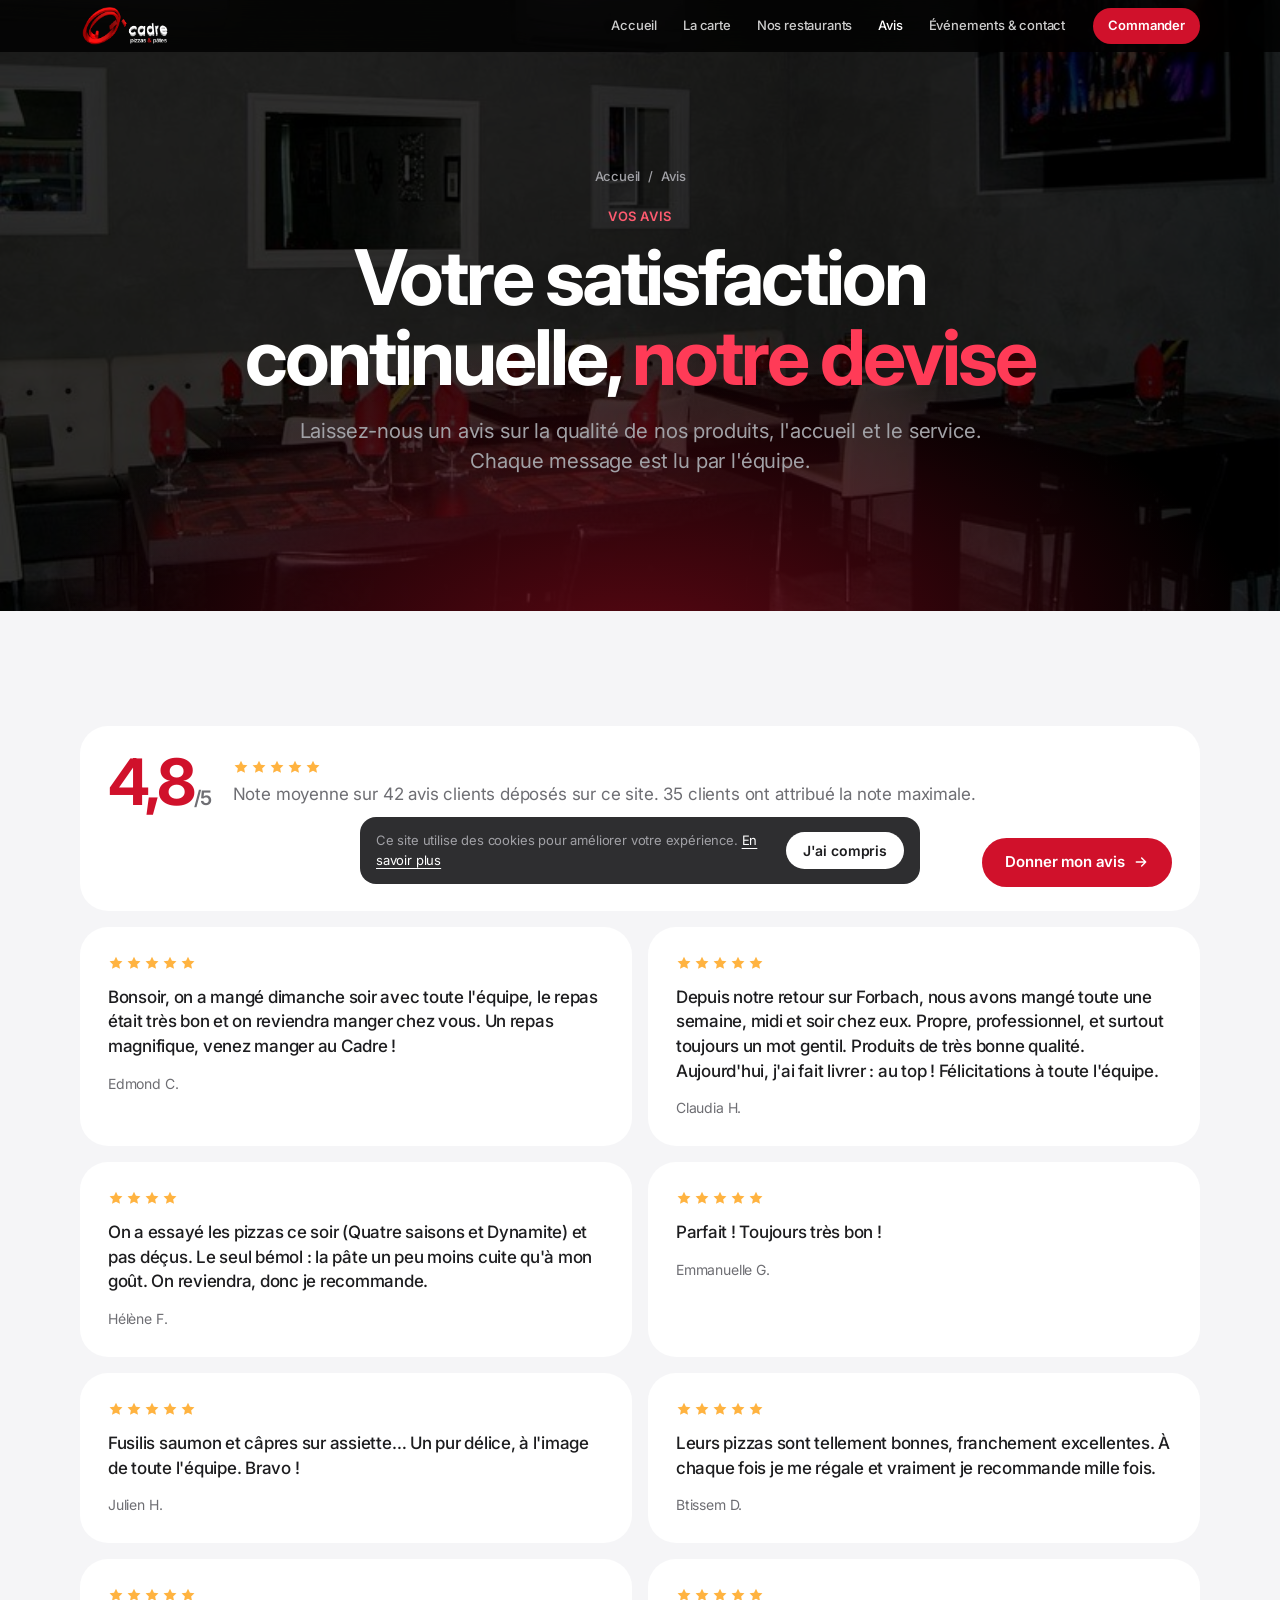
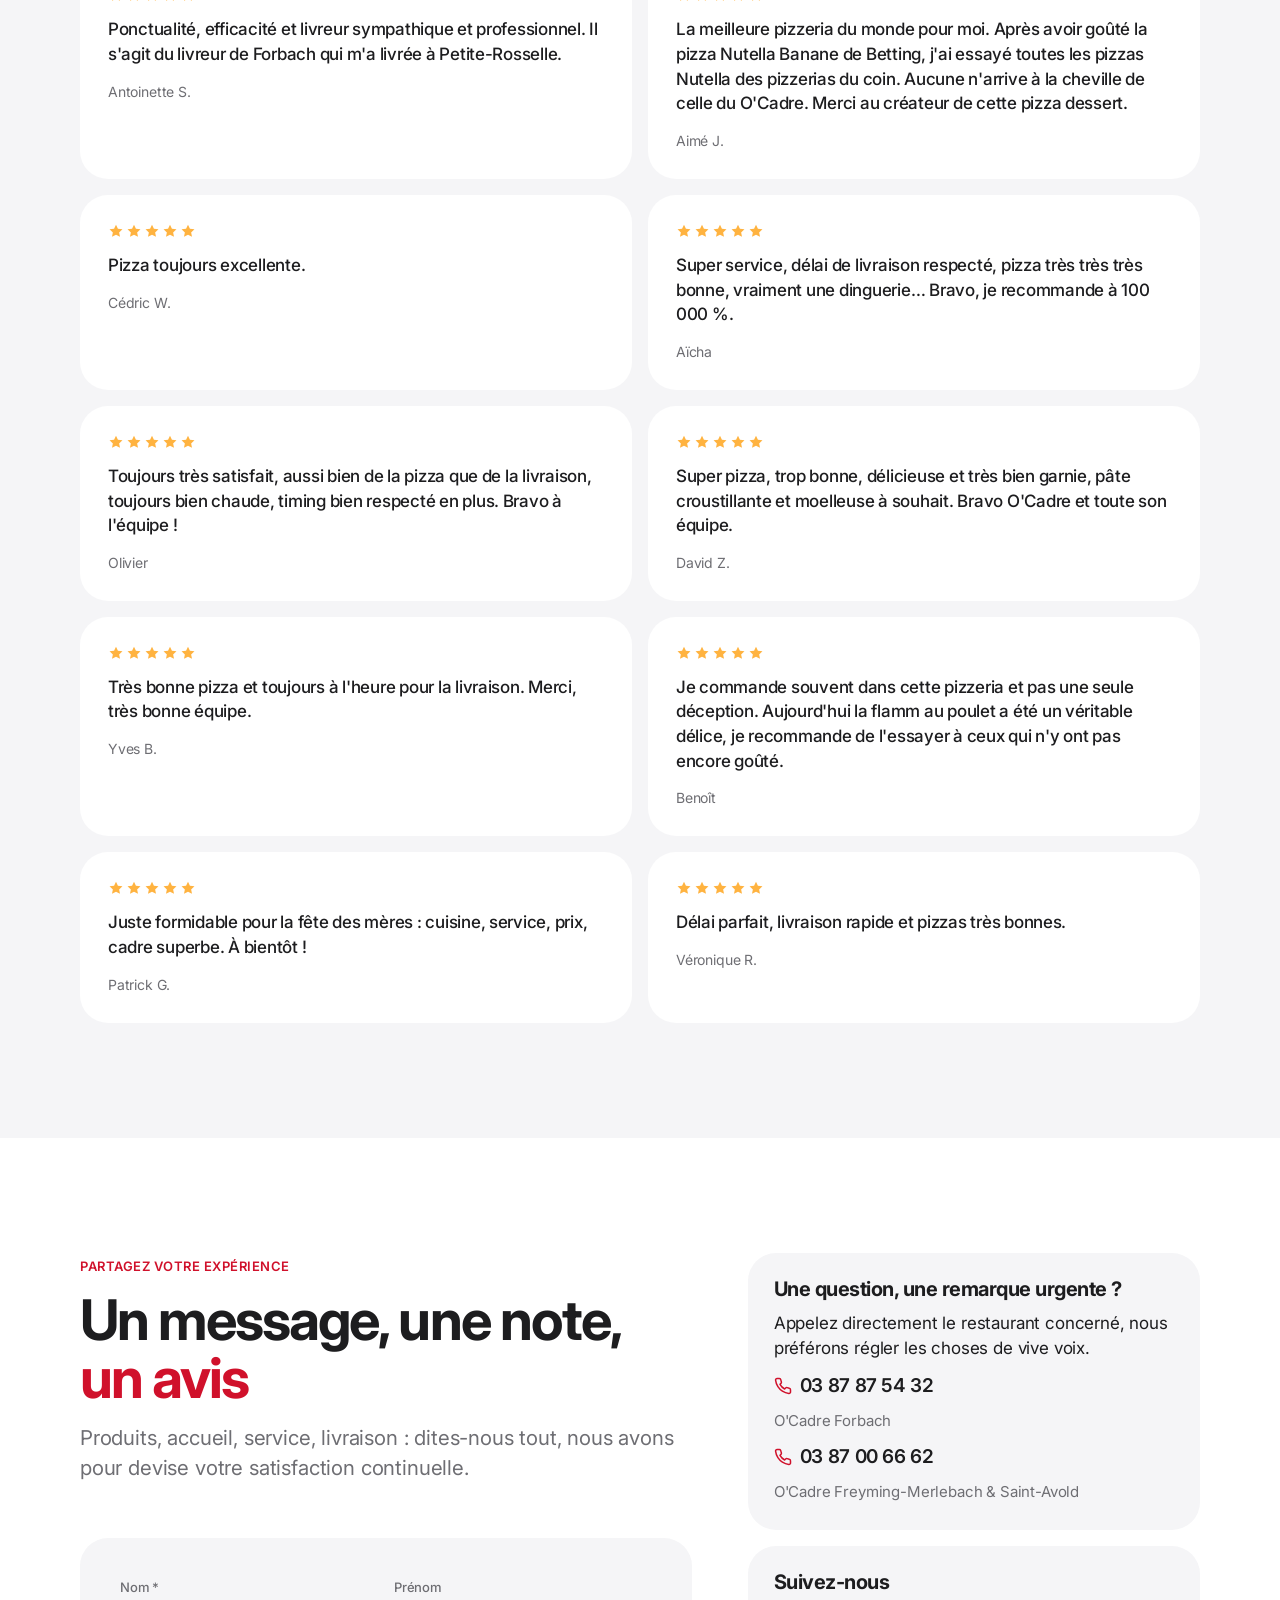
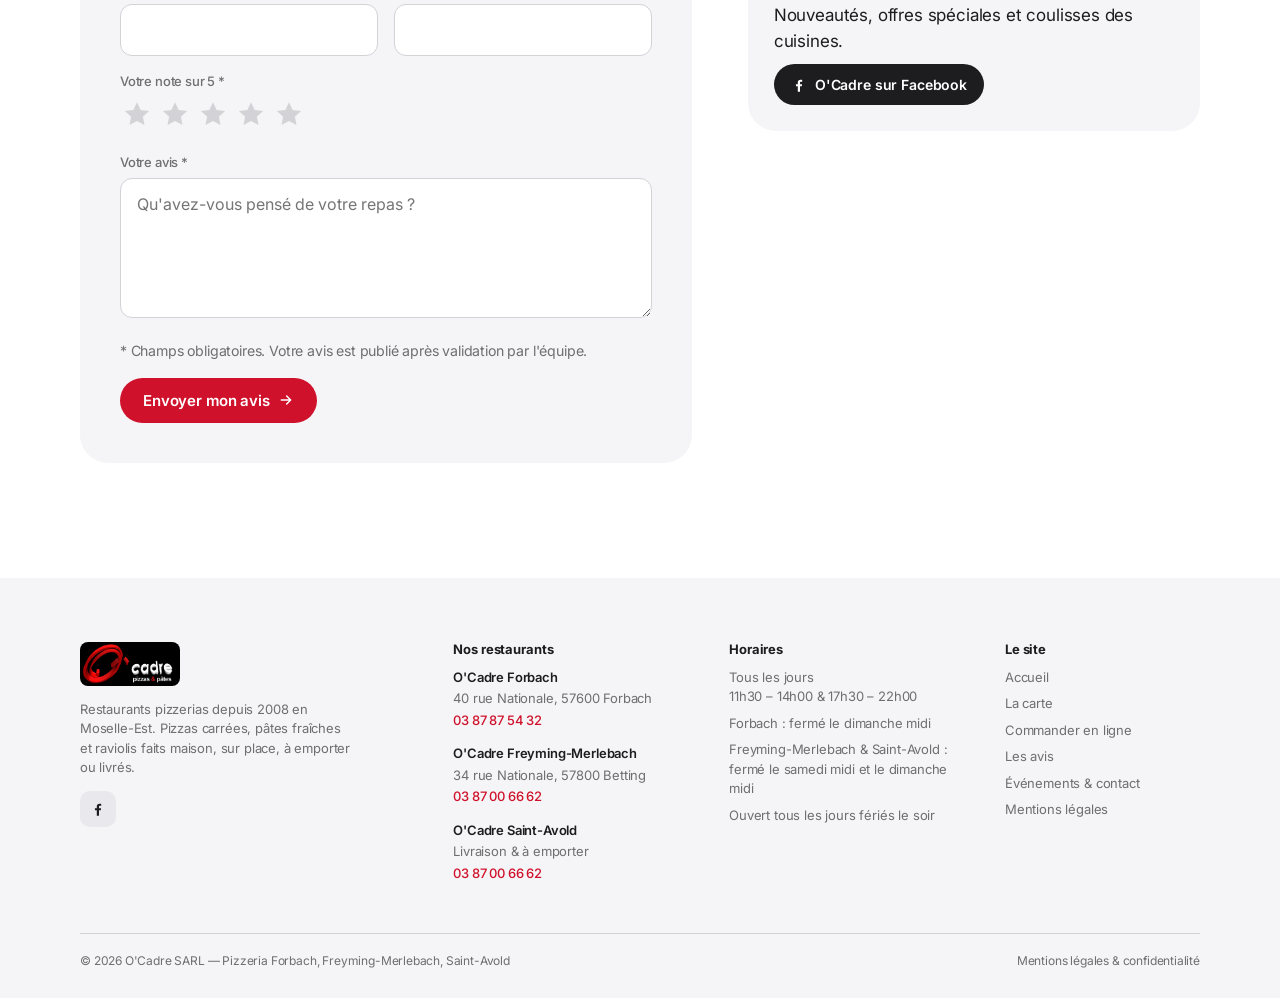
<file: avis.html>
<!DOCTYPE html>
<html lang="fr">
<head>
  <meta charset="utf-8">
  <meta name="viewport" content="width=device-width, initial-scale=1">
  <title>Avis clients — Pizzeria O'Cadre Forbach, Freyming-Merlebach, Saint-Avold</title>
  <meta name="description" content="Les avis de nos clients sur les pizzas, l'accueil et le service des restaurants O'Cadre, et le formulaire pour partager votre expérience.">
  <link rel="canonical" href="https://ocadre.com/avis.html">
  <meta name="theme-color" content="#0f0f10">
  <meta property="og:type" content="website">
  <meta property="og:title" content="Avis clients — Pizzeria O'Cadre Forbach, Freyming-Merlebach, Saint-Avold">
  <meta property="og:description" content="Les avis de nos clients sur les pizzas, l'accueil et le service des restaurants O'Cadre, et le formulaire pour partager votre expérience.">
  <meta property="og:image" content="https://ocadre.com/assets/img/hero.jpg">
  <meta property="og:locale" content="fr_FR">
  <link rel="icon" type="image/png" sizes="32x32" href="assets/img/favicon-32.png">
  <link rel="apple-touch-icon" href="assets/img/apple-touch-icon.png">
  <link rel="preconnect" href="https://fonts.googleapis.com">
  <link rel="preconnect" href="https://fonts.gstatic.com" crossorigin>
  <link href="https://fonts.googleapis.com/css2?family=Inter:wght@400;500;600;700&display=swap" rel="stylesheet">
  <link rel="stylesheet" href="assets/css/style.css">
</head>
<body class="">
<a class="skip-link" href="#main">Aller au contenu</a>
<header class="site-header">
  <div class="wrap">
    <a class="brand" href="index.html" aria-label="O'Cadre, pizzas et pâtes — accueil">
      <img src="assets/img/logo.png" alt="O'Cadre pizzas &amp; pâtes" width="578" height="255">
    </a>
    <button class="nav-toggle" type="button" aria-expanded="false" aria-controls="nav" aria-label="Ouvrir le menu">
      <span></span><span></span><span></span>
    </button>
    <nav class="nav" id="nav" aria-label="Navigation principale">
      <ul class="nav__links">
        <li><a href="index.html">Accueil</a></li>
        <li><a href="carte.html">La carte</a></li>
        <li><a href="index.html#restaurants">Nos restaurants</a></li>
        <li><a href="avis.html">Avis</a></li>
        <li><a href="contact.html">Événements &amp; contact</a></li>
      </ul>
      <a class="btn btn--primary btn--sm" href="commander.html">Commander</a>
    </nav>
  </div>
</header>
<main id="main">

<section class="page-hero">
  <div class="page-hero__bg"><img src="assets/img/salle.jpg" alt="" width="800" height="552"></div>
  <div class="wrap">
    <nav class="crumbs" aria-label="Fil d'Ariane"><a href="index.html">Accueil</a><span>/</span><span>Avis</span></nav>
    <span class="eyebrow">Vos avis</span>
    <h1 class="title">Votre satisfaction continuelle, <em>notre devise</em></h1>
    <p class="lead">Laissez-nous un avis sur la qualité de nos produits, l'accueil et le service. Chaque message est lu par l'équipe.</p>
  </div>
</section>

<section class="section section--cream">
  <div class="wrap">
    <div class="rating-summary reveal">
      <div class="rating-summary__score">4,8<small> / 5</small></div>
      <div>
        <span class="stars" aria-label="5 sur 5"><svg viewBox="0 0 24 24" fill="currentColor" aria-hidden="true"><path d="M12 2.5l2.9 6.2 6.8.8-5 4.6 1.3 6.7L12 17.5l-6 3.3 1.3-6.7-5-4.6 6.8-.8z"/></svg><svg viewBox="0 0 24 24" fill="currentColor" aria-hidden="true"><path d="M12 2.5l2.9 6.2 6.8.8-5 4.6 1.3 6.7L12 17.5l-6 3.3 1.3-6.7-5-4.6 6.8-.8z"/></svg><svg viewBox="0 0 24 24" fill="currentColor" aria-hidden="true"><path d="M12 2.5l2.9 6.2 6.8.8-5 4.6 1.3 6.7L12 17.5l-6 3.3 1.3-6.7-5-4.6 6.8-.8z"/></svg><svg viewBox="0 0 24 24" fill="currentColor" aria-hidden="true"><path d="M12 2.5l2.9 6.2 6.8.8-5 4.6 1.3 6.7L12 17.5l-6 3.3 1.3-6.7-5-4.6 6.8-.8z"/></svg><svg viewBox="0 0 24 24" fill="currentColor" aria-hidden="true"><path d="M12 2.5l2.9 6.2 6.8.8-5 4.6 1.3 6.7L12 17.5l-6 3.3 1.3-6.7-5-4.6 6.8-.8z"/></svg></span>
        <p>Note moyenne sur 42 avis clients déposés sur ce site. 35 clients ont attribué la note maximale.</p>
      </div>
      <a class="btn btn--primary" href="#donner-avis" style="margin-left:auto">Donner mon avis <svg viewBox="0 0 24 24" fill="none" stroke="currentColor" stroke-width="2.2" stroke-linecap="round" stroke-linejoin="round" aria-hidden="true"><path d="M5 12h14M13 6l6 6-6 6"/></svg></a>
    </div>
    <div class="reviews reviews--list">
      <article class="review reveal">
        <span class="stars" aria-label="5 sur 5"><svg viewBox="0 0 24 24" fill="currentColor" aria-hidden="true"><path d="M12 2.5l2.9 6.2 6.8.8-5 4.6 1.3 6.7L12 17.5l-6 3.3 1.3-6.7-5-4.6 6.8-.8z"/></svg><svg viewBox="0 0 24 24" fill="currentColor" aria-hidden="true"><path d="M12 2.5l2.9 6.2 6.8.8-5 4.6 1.3 6.7L12 17.5l-6 3.3 1.3-6.7-5-4.6 6.8-.8z"/></svg><svg viewBox="0 0 24 24" fill="currentColor" aria-hidden="true"><path d="M12 2.5l2.9 6.2 6.8.8-5 4.6 1.3 6.7L12 17.5l-6 3.3 1.3-6.7-5-4.6 6.8-.8z"/></svg><svg viewBox="0 0 24 24" fill="currentColor" aria-hidden="true"><path d="M12 2.5l2.9 6.2 6.8.8-5 4.6 1.3 6.7L12 17.5l-6 3.3 1.3-6.7-5-4.6 6.8-.8z"/></svg><svg viewBox="0 0 24 24" fill="currentColor" aria-hidden="true"><path d="M12 2.5l2.9 6.2 6.8.8-5 4.6 1.3 6.7L12 17.5l-6 3.3 1.3-6.7-5-4.6 6.8-.8z"/></svg></span>
        <blockquote>Bonsoir, on a mangé dimanche soir avec toute l'équipe, le repas était très bon et on reviendra manger chez vous. Un repas magnifique, venez manger au Cadre !</blockquote>
        <cite>Edmond C.</cite>
      </article>
      <article class="review reveal">
        <span class="stars" aria-label="5 sur 5"><svg viewBox="0 0 24 24" fill="currentColor" aria-hidden="true"><path d="M12 2.5l2.9 6.2 6.8.8-5 4.6 1.3 6.7L12 17.5l-6 3.3 1.3-6.7-5-4.6 6.8-.8z"/></svg><svg viewBox="0 0 24 24" fill="currentColor" aria-hidden="true"><path d="M12 2.5l2.9 6.2 6.8.8-5 4.6 1.3 6.7L12 17.5l-6 3.3 1.3-6.7-5-4.6 6.8-.8z"/></svg><svg viewBox="0 0 24 24" fill="currentColor" aria-hidden="true"><path d="M12 2.5l2.9 6.2 6.8.8-5 4.6 1.3 6.7L12 17.5l-6 3.3 1.3-6.7-5-4.6 6.8-.8z"/></svg><svg viewBox="0 0 24 24" fill="currentColor" aria-hidden="true"><path d="M12 2.5l2.9 6.2 6.8.8-5 4.6 1.3 6.7L12 17.5l-6 3.3 1.3-6.7-5-4.6 6.8-.8z"/></svg><svg viewBox="0 0 24 24" fill="currentColor" aria-hidden="true"><path d="M12 2.5l2.9 6.2 6.8.8-5 4.6 1.3 6.7L12 17.5l-6 3.3 1.3-6.7-5-4.6 6.8-.8z"/></svg></span>
        <blockquote>Depuis notre retour sur Forbach, nous avons mangé toute une semaine, midi et soir chez eux. Propre, professionnel, et surtout toujours un mot gentil. Produits de très bonne qualité. Aujourd'hui, j'ai fait livrer : au top ! Félicitations à toute l'équipe.</blockquote>
        <cite>Claudia H.</cite>
      </article>
      <article class="review reveal">
        <span class="stars" aria-label="4 sur 5"><svg viewBox="0 0 24 24" fill="currentColor" aria-hidden="true"><path d="M12 2.5l2.9 6.2 6.8.8-5 4.6 1.3 6.7L12 17.5l-6 3.3 1.3-6.7-5-4.6 6.8-.8z"/></svg><svg viewBox="0 0 24 24" fill="currentColor" aria-hidden="true"><path d="M12 2.5l2.9 6.2 6.8.8-5 4.6 1.3 6.7L12 17.5l-6 3.3 1.3-6.7-5-4.6 6.8-.8z"/></svg><svg viewBox="0 0 24 24" fill="currentColor" aria-hidden="true"><path d="M12 2.5l2.9 6.2 6.8.8-5 4.6 1.3 6.7L12 17.5l-6 3.3 1.3-6.7-5-4.6 6.8-.8z"/></svg><svg viewBox="0 0 24 24" fill="currentColor" aria-hidden="true"><path d="M12 2.5l2.9 6.2 6.8.8-5 4.6 1.3 6.7L12 17.5l-6 3.3 1.3-6.7-5-4.6 6.8-.8z"/></svg></span>
        <blockquote>On a essayé les pizzas ce soir (Quatre saisons et Dynamite) et pas déçus. Le seul bémol : la pâte un peu moins cuite qu'à mon goût. On reviendra, donc je recommande.</blockquote>
        <cite>Hélène F.</cite>
      </article>
      <article class="review reveal">
        <span class="stars" aria-label="5 sur 5"><svg viewBox="0 0 24 24" fill="currentColor" aria-hidden="true"><path d="M12 2.5l2.9 6.2 6.8.8-5 4.6 1.3 6.7L12 17.5l-6 3.3 1.3-6.7-5-4.6 6.8-.8z"/></svg><svg viewBox="0 0 24 24" fill="currentColor" aria-hidden="true"><path d="M12 2.5l2.9 6.2 6.8.8-5 4.6 1.3 6.7L12 17.5l-6 3.3 1.3-6.7-5-4.6 6.8-.8z"/></svg><svg viewBox="0 0 24 24" fill="currentColor" aria-hidden="true"><path d="M12 2.5l2.9 6.2 6.8.8-5 4.6 1.3 6.7L12 17.5l-6 3.3 1.3-6.7-5-4.6 6.8-.8z"/></svg><svg viewBox="0 0 24 24" fill="currentColor" aria-hidden="true"><path d="M12 2.5l2.9 6.2 6.8.8-5 4.6 1.3 6.7L12 17.5l-6 3.3 1.3-6.7-5-4.6 6.8-.8z"/></svg><svg viewBox="0 0 24 24" fill="currentColor" aria-hidden="true"><path d="M12 2.5l2.9 6.2 6.8.8-5 4.6 1.3 6.7L12 17.5l-6 3.3 1.3-6.7-5-4.6 6.8-.8z"/></svg></span>
        <blockquote>Parfait ! Toujours très bon !</blockquote>
        <cite>Emmanuelle G.</cite>
      </article>
      <article class="review reveal">
        <span class="stars" aria-label="5 sur 5"><svg viewBox="0 0 24 24" fill="currentColor" aria-hidden="true"><path d="M12 2.5l2.9 6.2 6.8.8-5 4.6 1.3 6.7L12 17.5l-6 3.3 1.3-6.7-5-4.6 6.8-.8z"/></svg><svg viewBox="0 0 24 24" fill="currentColor" aria-hidden="true"><path d="M12 2.5l2.9 6.2 6.8.8-5 4.6 1.3 6.7L12 17.5l-6 3.3 1.3-6.7-5-4.6 6.8-.8z"/></svg><svg viewBox="0 0 24 24" fill="currentColor" aria-hidden="true"><path d="M12 2.5l2.9 6.2 6.8.8-5 4.6 1.3 6.7L12 17.5l-6 3.3 1.3-6.7-5-4.6 6.8-.8z"/></svg><svg viewBox="0 0 24 24" fill="currentColor" aria-hidden="true"><path d="M12 2.5l2.9 6.2 6.8.8-5 4.6 1.3 6.7L12 17.5l-6 3.3 1.3-6.7-5-4.6 6.8-.8z"/></svg><svg viewBox="0 0 24 24" fill="currentColor" aria-hidden="true"><path d="M12 2.5l2.9 6.2 6.8.8-5 4.6 1.3 6.7L12 17.5l-6 3.3 1.3-6.7-5-4.6 6.8-.8z"/></svg></span>
        <blockquote>Fusilis saumon et câpres sur assiette… Un pur délice, à l'image de toute l'équipe. Bravo !</blockquote>
        <cite>Julien H.</cite>
      </article>
      <article class="review reveal">
        <span class="stars" aria-label="5 sur 5"><svg viewBox="0 0 24 24" fill="currentColor" aria-hidden="true"><path d="M12 2.5l2.9 6.2 6.8.8-5 4.6 1.3 6.7L12 17.5l-6 3.3 1.3-6.7-5-4.6 6.8-.8z"/></svg><svg viewBox="0 0 24 24" fill="currentColor" aria-hidden="true"><path d="M12 2.5l2.9 6.2 6.8.8-5 4.6 1.3 6.7L12 17.5l-6 3.3 1.3-6.7-5-4.6 6.8-.8z"/></svg><svg viewBox="0 0 24 24" fill="currentColor" aria-hidden="true"><path d="M12 2.5l2.9 6.2 6.8.8-5 4.6 1.3 6.7L12 17.5l-6 3.3 1.3-6.7-5-4.6 6.8-.8z"/></svg><svg viewBox="0 0 24 24" fill="currentColor" aria-hidden="true"><path d="M12 2.5l2.9 6.2 6.8.8-5 4.6 1.3 6.7L12 17.5l-6 3.3 1.3-6.7-5-4.6 6.8-.8z"/></svg><svg viewBox="0 0 24 24" fill="currentColor" aria-hidden="true"><path d="M12 2.5l2.9 6.2 6.8.8-5 4.6 1.3 6.7L12 17.5l-6 3.3 1.3-6.7-5-4.6 6.8-.8z"/></svg></span>
        <blockquote>Leurs pizzas sont tellement bonnes, franchement excellentes. À chaque fois je me régale et vraiment je recommande mille fois.</blockquote>
        <cite>Btissem D.</cite>
      </article>
      <article class="review reveal">
        <span class="stars" aria-label="5 sur 5"><svg viewBox="0 0 24 24" fill="currentColor" aria-hidden="true"><path d="M12 2.5l2.9 6.2 6.8.8-5 4.6 1.3 6.7L12 17.5l-6 3.3 1.3-6.7-5-4.6 6.8-.8z"/></svg><svg viewBox="0 0 24 24" fill="currentColor" aria-hidden="true"><path d="M12 2.5l2.9 6.2 6.8.8-5 4.6 1.3 6.7L12 17.5l-6 3.3 1.3-6.7-5-4.6 6.8-.8z"/></svg><svg viewBox="0 0 24 24" fill="currentColor" aria-hidden="true"><path d="M12 2.5l2.9 6.2 6.8.8-5 4.6 1.3 6.7L12 17.5l-6 3.3 1.3-6.7-5-4.6 6.8-.8z"/></svg><svg viewBox="0 0 24 24" fill="currentColor" aria-hidden="true"><path d="M12 2.5l2.9 6.2 6.8.8-5 4.6 1.3 6.7L12 17.5l-6 3.3 1.3-6.7-5-4.6 6.8-.8z"/></svg><svg viewBox="0 0 24 24" fill="currentColor" aria-hidden="true"><path d="M12 2.5l2.9 6.2 6.8.8-5 4.6 1.3 6.7L12 17.5l-6 3.3 1.3-6.7-5-4.6 6.8-.8z"/></svg></span>
        <blockquote>Ponctualité, efficacité et livreur sympathique et professionnel. Il s'agit du livreur de Forbach qui m'a livrée à Petite-Rosselle.</blockquote>
        <cite>Antoinette S.</cite>
      </article>
      <article class="review reveal">
        <span class="stars" aria-label="5 sur 5"><svg viewBox="0 0 24 24" fill="currentColor" aria-hidden="true"><path d="M12 2.5l2.9 6.2 6.8.8-5 4.6 1.3 6.7L12 17.5l-6 3.3 1.3-6.7-5-4.6 6.8-.8z"/></svg><svg viewBox="0 0 24 24" fill="currentColor" aria-hidden="true"><path d="M12 2.5l2.9 6.2 6.8.8-5 4.6 1.3 6.7L12 17.5l-6 3.3 1.3-6.7-5-4.6 6.8-.8z"/></svg><svg viewBox="0 0 24 24" fill="currentColor" aria-hidden="true"><path d="M12 2.5l2.9 6.2 6.8.8-5 4.6 1.3 6.7L12 17.5l-6 3.3 1.3-6.7-5-4.6 6.8-.8z"/></svg><svg viewBox="0 0 24 24" fill="currentColor" aria-hidden="true"><path d="M12 2.5l2.9 6.2 6.8.8-5 4.6 1.3 6.7L12 17.5l-6 3.3 1.3-6.7-5-4.6 6.8-.8z"/></svg><svg viewBox="0 0 24 24" fill="currentColor" aria-hidden="true"><path d="M12 2.5l2.9 6.2 6.8.8-5 4.6 1.3 6.7L12 17.5l-6 3.3 1.3-6.7-5-4.6 6.8-.8z"/></svg></span>
        <blockquote>La meilleure pizzeria du monde pour moi. Après avoir goûté la pizza Nutella Banane de Betting, j'ai essayé toutes les pizzas Nutella des pizzerias du coin. Aucune n'arrive à la cheville de celle du O'Cadre. Merci au créateur de cette pizza dessert.</blockquote>
        <cite>Aimé J.</cite>
      </article>
      <article class="review reveal">
        <span class="stars" aria-label="5 sur 5"><svg viewBox="0 0 24 24" fill="currentColor" aria-hidden="true"><path d="M12 2.5l2.9 6.2 6.8.8-5 4.6 1.3 6.7L12 17.5l-6 3.3 1.3-6.7-5-4.6 6.8-.8z"/></svg><svg viewBox="0 0 24 24" fill="currentColor" aria-hidden="true"><path d="M12 2.5l2.9 6.2 6.8.8-5 4.6 1.3 6.7L12 17.5l-6 3.3 1.3-6.7-5-4.6 6.8-.8z"/></svg><svg viewBox="0 0 24 24" fill="currentColor" aria-hidden="true"><path d="M12 2.5l2.9 6.2 6.8.8-5 4.6 1.3 6.7L12 17.5l-6 3.3 1.3-6.7-5-4.6 6.8-.8z"/></svg><svg viewBox="0 0 24 24" fill="currentColor" aria-hidden="true"><path d="M12 2.5l2.9 6.2 6.8.8-5 4.6 1.3 6.7L12 17.5l-6 3.3 1.3-6.7-5-4.6 6.8-.8z"/></svg><svg viewBox="0 0 24 24" fill="currentColor" aria-hidden="true"><path d="M12 2.5l2.9 6.2 6.8.8-5 4.6 1.3 6.7L12 17.5l-6 3.3 1.3-6.7-5-4.6 6.8-.8z"/></svg></span>
        <blockquote>Pizza toujours excellente.</blockquote>
        <cite>Cédric W.</cite>
      </article>
      <article class="review reveal">
        <span class="stars" aria-label="5 sur 5"><svg viewBox="0 0 24 24" fill="currentColor" aria-hidden="true"><path d="M12 2.5l2.9 6.2 6.8.8-5 4.6 1.3 6.7L12 17.5l-6 3.3 1.3-6.7-5-4.6 6.8-.8z"/></svg><svg viewBox="0 0 24 24" fill="currentColor" aria-hidden="true"><path d="M12 2.5l2.9 6.2 6.8.8-5 4.6 1.3 6.7L12 17.5l-6 3.3 1.3-6.7-5-4.6 6.8-.8z"/></svg><svg viewBox="0 0 24 24" fill="currentColor" aria-hidden="true"><path d="M12 2.5l2.9 6.2 6.8.8-5 4.6 1.3 6.7L12 17.5l-6 3.3 1.3-6.7-5-4.6 6.8-.8z"/></svg><svg viewBox="0 0 24 24" fill="currentColor" aria-hidden="true"><path d="M12 2.5l2.9 6.2 6.8.8-5 4.6 1.3 6.7L12 17.5l-6 3.3 1.3-6.7-5-4.6 6.8-.8z"/></svg><svg viewBox="0 0 24 24" fill="currentColor" aria-hidden="true"><path d="M12 2.5l2.9 6.2 6.8.8-5 4.6 1.3 6.7L12 17.5l-6 3.3 1.3-6.7-5-4.6 6.8-.8z"/></svg></span>
        <blockquote>Super service, délai de livraison respecté, pizza très très très bonne, vraiment une dinguerie… Bravo, je recommande à 100 000 %.</blockquote>
        <cite>Aïcha</cite>
      </article>
      <article class="review reveal">
        <span class="stars" aria-label="5 sur 5"><svg viewBox="0 0 24 24" fill="currentColor" aria-hidden="true"><path d="M12 2.5l2.9 6.2 6.8.8-5 4.6 1.3 6.7L12 17.5l-6 3.3 1.3-6.7-5-4.6 6.8-.8z"/></svg><svg viewBox="0 0 24 24" fill="currentColor" aria-hidden="true"><path d="M12 2.5l2.9 6.2 6.8.8-5 4.6 1.3 6.7L12 17.5l-6 3.3 1.3-6.7-5-4.6 6.8-.8z"/></svg><svg viewBox="0 0 24 24" fill="currentColor" aria-hidden="true"><path d="M12 2.5l2.9 6.2 6.8.8-5 4.6 1.3 6.7L12 17.5l-6 3.3 1.3-6.7-5-4.6 6.8-.8z"/></svg><svg viewBox="0 0 24 24" fill="currentColor" aria-hidden="true"><path d="M12 2.5l2.9 6.2 6.8.8-5 4.6 1.3 6.7L12 17.5l-6 3.3 1.3-6.7-5-4.6 6.8-.8z"/></svg><svg viewBox="0 0 24 24" fill="currentColor" aria-hidden="true"><path d="M12 2.5l2.9 6.2 6.8.8-5 4.6 1.3 6.7L12 17.5l-6 3.3 1.3-6.7-5-4.6 6.8-.8z"/></svg></span>
        <blockquote>Toujours très satisfait, aussi bien de la pizza que de la livraison, toujours bien chaude, timing bien respecté en plus. Bravo à l'équipe !</blockquote>
        <cite>Olivier</cite>
      </article>
      <article class="review reveal">
        <span class="stars" aria-label="5 sur 5"><svg viewBox="0 0 24 24" fill="currentColor" aria-hidden="true"><path d="M12 2.5l2.9 6.2 6.8.8-5 4.6 1.3 6.7L12 17.5l-6 3.3 1.3-6.7-5-4.6 6.8-.8z"/></svg><svg viewBox="0 0 24 24" fill="currentColor" aria-hidden="true"><path d="M12 2.5l2.9 6.2 6.8.8-5 4.6 1.3 6.7L12 17.5l-6 3.3 1.3-6.7-5-4.6 6.8-.8z"/></svg><svg viewBox="0 0 24 24" fill="currentColor" aria-hidden="true"><path d="M12 2.5l2.9 6.2 6.8.8-5 4.6 1.3 6.7L12 17.5l-6 3.3 1.3-6.7-5-4.6 6.8-.8z"/></svg><svg viewBox="0 0 24 24" fill="currentColor" aria-hidden="true"><path d="M12 2.5l2.9 6.2 6.8.8-5 4.6 1.3 6.7L12 17.5l-6 3.3 1.3-6.7-5-4.6 6.8-.8z"/></svg><svg viewBox="0 0 24 24" fill="currentColor" aria-hidden="true"><path d="M12 2.5l2.9 6.2 6.8.8-5 4.6 1.3 6.7L12 17.5l-6 3.3 1.3-6.7-5-4.6 6.8-.8z"/></svg></span>
        <blockquote>Super pizza, trop bonne, délicieuse et très bien garnie, pâte croustillante et moelleuse à souhait. Bravo O'Cadre et toute son équipe.</blockquote>
        <cite>David Z.</cite>
      </article>
      <article class="review reveal">
        <span class="stars" aria-label="5 sur 5"><svg viewBox="0 0 24 24" fill="currentColor" aria-hidden="true"><path d="M12 2.5l2.9 6.2 6.8.8-5 4.6 1.3 6.7L12 17.5l-6 3.3 1.3-6.7-5-4.6 6.8-.8z"/></svg><svg viewBox="0 0 24 24" fill="currentColor" aria-hidden="true"><path d="M12 2.5l2.9 6.2 6.8.8-5 4.6 1.3 6.7L12 17.5l-6 3.3 1.3-6.7-5-4.6 6.8-.8z"/></svg><svg viewBox="0 0 24 24" fill="currentColor" aria-hidden="true"><path d="M12 2.5l2.9 6.2 6.8.8-5 4.6 1.3 6.7L12 17.5l-6 3.3 1.3-6.7-5-4.6 6.8-.8z"/></svg><svg viewBox="0 0 24 24" fill="currentColor" aria-hidden="true"><path d="M12 2.5l2.9 6.2 6.8.8-5 4.6 1.3 6.7L12 17.5l-6 3.3 1.3-6.7-5-4.6 6.8-.8z"/></svg><svg viewBox="0 0 24 24" fill="currentColor" aria-hidden="true"><path d="M12 2.5l2.9 6.2 6.8.8-5 4.6 1.3 6.7L12 17.5l-6 3.3 1.3-6.7-5-4.6 6.8-.8z"/></svg></span>
        <blockquote>Très bonne pizza et toujours à l'heure pour la livraison. Merci, très bonne équipe.</blockquote>
        <cite>Yves B.</cite>
      </article>
      <article class="review reveal">
        <span class="stars" aria-label="5 sur 5"><svg viewBox="0 0 24 24" fill="currentColor" aria-hidden="true"><path d="M12 2.5l2.9 6.2 6.8.8-5 4.6 1.3 6.7L12 17.5l-6 3.3 1.3-6.7-5-4.6 6.8-.8z"/></svg><svg viewBox="0 0 24 24" fill="currentColor" aria-hidden="true"><path d="M12 2.5l2.9 6.2 6.8.8-5 4.6 1.3 6.7L12 17.5l-6 3.3 1.3-6.7-5-4.6 6.8-.8z"/></svg><svg viewBox="0 0 24 24" fill="currentColor" aria-hidden="true"><path d="M12 2.5l2.9 6.2 6.8.8-5 4.6 1.3 6.7L12 17.5l-6 3.3 1.3-6.7-5-4.6 6.8-.8z"/></svg><svg viewBox="0 0 24 24" fill="currentColor" aria-hidden="true"><path d="M12 2.5l2.9 6.2 6.8.8-5 4.6 1.3 6.7L12 17.5l-6 3.3 1.3-6.7-5-4.6 6.8-.8z"/></svg><svg viewBox="0 0 24 24" fill="currentColor" aria-hidden="true"><path d="M12 2.5l2.9 6.2 6.8.8-5 4.6 1.3 6.7L12 17.5l-6 3.3 1.3-6.7-5-4.6 6.8-.8z"/></svg></span>
        <blockquote>Je commande souvent dans cette pizzeria et pas une seule déception. Aujourd'hui la flamm au poulet a été un véritable délice, je recommande de l'essayer à ceux qui n'y ont pas encore goûté.</blockquote>
        <cite>Benoît</cite>
      </article>
      <article class="review reveal">
        <span class="stars" aria-label="5 sur 5"><svg viewBox="0 0 24 24" fill="currentColor" aria-hidden="true"><path d="M12 2.5l2.9 6.2 6.8.8-5 4.6 1.3 6.7L12 17.5l-6 3.3 1.3-6.7-5-4.6 6.8-.8z"/></svg><svg viewBox="0 0 24 24" fill="currentColor" aria-hidden="true"><path d="M12 2.5l2.9 6.2 6.8.8-5 4.6 1.3 6.7L12 17.5l-6 3.3 1.3-6.7-5-4.6 6.8-.8z"/></svg><svg viewBox="0 0 24 24" fill="currentColor" aria-hidden="true"><path d="M12 2.5l2.9 6.2 6.8.8-5 4.6 1.3 6.7L12 17.5l-6 3.3 1.3-6.7-5-4.6 6.8-.8z"/></svg><svg viewBox="0 0 24 24" fill="currentColor" aria-hidden="true"><path d="M12 2.5l2.9 6.2 6.8.8-5 4.6 1.3 6.7L12 17.5l-6 3.3 1.3-6.7-5-4.6 6.8-.8z"/></svg><svg viewBox="0 0 24 24" fill="currentColor" aria-hidden="true"><path d="M12 2.5l2.9 6.2 6.8.8-5 4.6 1.3 6.7L12 17.5l-6 3.3 1.3-6.7-5-4.6 6.8-.8z"/></svg></span>
        <blockquote>Juste formidable pour la fête des mères : cuisine, service, prix, cadre superbe. À bientôt !</blockquote>
        <cite>Patrick G.</cite>
      </article>
      <article class="review reveal">
        <span class="stars" aria-label="5 sur 5"><svg viewBox="0 0 24 24" fill="currentColor" aria-hidden="true"><path d="M12 2.5l2.9 6.2 6.8.8-5 4.6 1.3 6.7L12 17.5l-6 3.3 1.3-6.7-5-4.6 6.8-.8z"/></svg><svg viewBox="0 0 24 24" fill="currentColor" aria-hidden="true"><path d="M12 2.5l2.9 6.2 6.8.8-5 4.6 1.3 6.7L12 17.5l-6 3.3 1.3-6.7-5-4.6 6.8-.8z"/></svg><svg viewBox="0 0 24 24" fill="currentColor" aria-hidden="true"><path d="M12 2.5l2.9 6.2 6.8.8-5 4.6 1.3 6.7L12 17.5l-6 3.3 1.3-6.7-5-4.6 6.8-.8z"/></svg><svg viewBox="0 0 24 24" fill="currentColor" aria-hidden="true"><path d="M12 2.5l2.9 6.2 6.8.8-5 4.6 1.3 6.7L12 17.5l-6 3.3 1.3-6.7-5-4.6 6.8-.8z"/></svg><svg viewBox="0 0 24 24" fill="currentColor" aria-hidden="true"><path d="M12 2.5l2.9 6.2 6.8.8-5 4.6 1.3 6.7L12 17.5l-6 3.3 1.3-6.7-5-4.6 6.8-.8z"/></svg></span>
        <blockquote>Délai parfait, livraison rapide et pizzas très bonnes.</blockquote>
        <cite>Véronique R.</cite>
      </article>
    </div>
  </div>
</section>

<section class="section" id="donner-avis">
  <div class="wrap">
    <div class="contact-grid">
      <div>
        <div class="section-head reveal">
          <span class="eyebrow">Partagez votre expérience</span>
          <h2 class="title">Un message, une note, <em>un avis</em></h2>
          <p class="lead">Produits, accueil, service, livraison : dites-nous tout, nous avons pour devise votre satisfaction continuelle.</p>
        </div>
        <form class="form-card form-grid reveal" data-form action="#" method="post" novalidate>
          <div class="field">
            <label for="avis-nom">Nom *</label>
            <input id="avis-nom" name="nom" type="text" autocomplete="family-name" required>
          </div>
          <div class="field">
            <label for="avis-prenom">Prénom</label>
            <input id="avis-prenom" name="prenom" type="text" autocomplete="given-name">
          </div>
          <div class="field field--full">
            <label>Votre note sur 5 *</label>
            <div class="star-input"><input type="radio" id="note5" name="note" value="5" required><label for="note5" title="5 sur 5"><svg viewBox="0 0 24 24" fill="currentColor" aria-hidden="true"><path d="M12 2.5l2.9 6.2 6.8.8-5 4.6 1.3 6.7L12 17.5l-6 3.3 1.3-6.7-5-4.6 6.8-.8z"/></svg></label><input type="radio" id="note4" name="note" value="4" ><label for="note4" title="4 sur 5"><svg viewBox="0 0 24 24" fill="currentColor" aria-hidden="true"><path d="M12 2.5l2.9 6.2 6.8.8-5 4.6 1.3 6.7L12 17.5l-6 3.3 1.3-6.7-5-4.6 6.8-.8z"/></svg></label><input type="radio" id="note3" name="note" value="3" ><label for="note3" title="3 sur 5"><svg viewBox="0 0 24 24" fill="currentColor" aria-hidden="true"><path d="M12 2.5l2.9 6.2 6.8.8-5 4.6 1.3 6.7L12 17.5l-6 3.3 1.3-6.7-5-4.6 6.8-.8z"/></svg></label><input type="radio" id="note2" name="note" value="2" ><label for="note2" title="2 sur 5"><svg viewBox="0 0 24 24" fill="currentColor" aria-hidden="true"><path d="M12 2.5l2.9 6.2 6.8.8-5 4.6 1.3 6.7L12 17.5l-6 3.3 1.3-6.7-5-4.6 6.8-.8z"/></svg></label><input type="radio" id="note1" name="note" value="1" ><label for="note1" title="1 sur 5"><svg viewBox="0 0 24 24" fill="currentColor" aria-hidden="true"><path d="M12 2.5l2.9 6.2 6.8.8-5 4.6 1.3 6.7L12 17.5l-6 3.3 1.3-6.7-5-4.6 6.8-.8z"/></svg></label></div>
          </div>
          <div class="field field--full">
            <label for="avis-texte">Votre avis *</label>
            <textarea id="avis-texte" name="avis" required minlength="10" placeholder="Qu'avez-vous pensé de votre repas ?"></textarea>
          </div>
          <div class="form-msg" role="status" aria-live="polite"></div>
          <div class="form-foot">
            <small>* Champs obligatoires. Votre avis est publié après validation par l'équipe.</small>
            <button class="btn btn--primary" type="submit">Envoyer mon avis <svg viewBox="0 0 24 24" fill="none" stroke="currentColor" stroke-width="2.2" stroke-linecap="round" stroke-linejoin="round" aria-hidden="true"><path d="M5 12h14M13 6l6 6-6 6"/></svg></button>
          </div>
        </form>
      </div>
      <aside class="contact-aside reveal">
        <div class="info-card">
          <h3>Une question, une remarque urgente ?</h3>
          <p style="color:var(--muted);margin:0">Appelez directement le restaurant concerné, nous préférons régler les choses de vive voix.</p>
          <a class="resto__phone" href="tel:+33387875432"><svg viewBox="0 0 24 24" fill="none" stroke="currentColor" stroke-width="2" stroke-linecap="round" stroke-linejoin="round" aria-hidden="true"><path d="M22 16.9v3a2 2 0 0 1-2.2 2 19.8 19.8 0 0 1-8.6-3.1 19.5 19.5 0 0 1-6-6A19.8 19.8 0 0 1 2.1 4.2 2 2 0 0 1 4.1 2h3a2 2 0 0 1 2 1.7c.1.9.4 1.8.7 2.7a2 2 0 0 1-.5 2.1L8 9.8a16 16 0 0 0 6.2 6.2l1.3-1.3a2 2 0 0 1 2.1-.5c.9.3 1.8.6 2.7.7a2 2 0 0 1 1.7 2z"/></svg> 03 87 87 54 32</a>
          <address>O'Cadre Forbach</address>
          <a class="resto__phone" href="tel:+33387006662"><svg viewBox="0 0 24 24" fill="none" stroke="currentColor" stroke-width="2" stroke-linecap="round" stroke-linejoin="round" aria-hidden="true"><path d="M22 16.9v3a2 2 0 0 1-2.2 2 19.8 19.8 0 0 1-8.6-3.1 19.5 19.5 0 0 1-6-6A19.8 19.8 0 0 1 2.1 4.2 2 2 0 0 1 4.1 2h3a2 2 0 0 1 2 1.7c.1.9.4 1.8.7 2.7a2 2 0 0 1-.5 2.1L8 9.8a16 16 0 0 0 6.2 6.2l1.3-1.3a2 2 0 0 1 2.1-.5c.9.3 1.8.6 2.7.7a2 2 0 0 1 1.7 2z"/></svg> 03 87 00 66 62</a>
          <address>O'Cadre Freyming-Merlebach &amp; Saint-Avold</address>
        </div>
        <div class="info-card">
          <h3>Suivez-nous</h3>
          <p style="color:var(--muted);margin:0">Nouveautés, offres spéciales et coulisses des cuisines.</p>
          <a class="btn btn--dark btn--sm" href="https://www.facebook.com/Ocadre-210727185610210/" target="_blank" rel="noopener" style="justify-self:start"><svg viewBox="0 0 24 24" fill="currentColor" aria-hidden="true"><path d="M13.5 22v-8h2.7l.4-3.2h-3.1V8.8c0-.9.3-1.6 1.6-1.6h1.7V4.4c-.3 0-1.3-.1-2.5-.1-2.5 0-4.1 1.5-4.1 4.2v2.3H7.4V14h2.8v8z"/></svg> O'Cadre sur Facebook</a>
        </div>
      </aside>
    </div>
  </div>
</section>
</main>
<footer class="site-footer">
  <div class="wrap">
    <div class="footer-grid">
      <div class="footer-brand">
        <img src="assets/img/logo.jpg" alt="O'Cadre pizzas &amp; pâtes" width="578" height="255">
        <p>Restaurants pizzerias depuis 2008 en Moselle-Est. Pizzas carrées, pâtes fraîches et raviolis faits maison, sur place, à emporter ou livrés.</p>
        <div class="footer-social">
          <a href="https://www.facebook.com/Ocadre-210727185610210/" target="_blank" rel="noopener" aria-label="O'Cadre sur Facebook"><svg viewBox="0 0 24 24" fill="currentColor" aria-hidden="true"><path d="M13.5 22v-8h2.7l.4-3.2h-3.1V8.8c0-.9.3-1.6 1.6-1.6h1.7V4.4c-.3 0-1.3-.1-2.5-.1-2.5 0-4.1 1.5-4.1 4.2v2.3H7.4V14h2.8v8z"/></svg></a>
        </div>
      </div>
      <div class="footer-col">
        <h3>Nos restaurants</h3>
        <div class="footer-resto">
          <strong>O'Cadre Forbach</strong>
          <span>40 rue Nationale, 57600 Forbach</span>
          <a href="tel:+33387875432">03 87 87 54 32</a>
        </div>
        <div class="footer-resto">
          <strong>O'Cadre Freyming-Merlebach</strong>
          <span>34 rue Nationale, 57800 Betting</span>
          <a href="tel:+33387006662">03 87 00 66 62</a>
        </div>
        <div class="footer-resto">
          <strong>O'Cadre Saint-Avold</strong>
          <span>Livraison &amp; à emporter</span>
          <a href="tel:+33387006662">03 87 00 66 62</a>
        </div>
      </div>
      <div class="footer-col">
        <h3>Horaires</h3>
        <ul>
          <li>Tous les jours<br>11h30 – 14h00 &amp; 17h30 – 22h00</li>
          <li>Forbach : fermé le dimanche midi</li>
          <li>Freyming-Merlebach &amp; Saint-Avold : fermé le samedi midi et le dimanche midi</li>
          <li>Ouvert tous les jours fériés le soir</li>
        </ul>
      </div>
      <div class="footer-col">
        <h3>Le site</h3>
        <ul>
          <li><a href="index.html">Accueil</a></li>
          <li><a href="carte.html">La carte</a></li>
          <li><a href="commander.html">Commander en ligne</a></li>
          <li><a href="avis.html">Les avis</a></li>
          <li><a href="contact.html">Événements &amp; contact</a></li>
          <li><a href="mentions-legales.html">Mentions légales</a></li>
        </ul>
      </div>
    </div>
    <div class="footer-bottom">
      <span>© <span data-year>2026</span> O'Cadre SARL — Pizzeria Forbach, Freyming-Merlebach, Saint-Avold</span>
      <a href="mentions-legales.html">Mentions légales &amp; confidentialité</a>
    </div>
  </div>
</footer>
<div class="mobile-bar">
  <a class="btn btn--primary" href="commander.html">Commander en ligne <svg viewBox="0 0 24 24" fill="none" stroke="currentColor" stroke-width="2.2" stroke-linecap="round" stroke-linejoin="round" aria-hidden="true"><path d="M5 12h14M13 6l6 6-6 6"/></svg></a>
  <a class="btn btn--ghost" href="tel:+33387006662" aria-label="Appeler O'Cadre"><svg viewBox="0 0 24 24" fill="none" stroke="currentColor" stroke-width="2" stroke-linecap="round" stroke-linejoin="round" aria-hidden="true"><path d="M22 16.9v3a2 2 0 0 1-2.2 2 19.8 19.8 0 0 1-8.6-3.1 19.5 19.5 0 0 1-6-6A19.8 19.8 0 0 1 2.1 4.2 2 2 0 0 1 4.1 2h3a2 2 0 0 1 2 1.7c.1.9.4 1.8.7 2.7a2 2 0 0 1-.5 2.1L8 9.8a16 16 0 0 0 6.2 6.2l1.3-1.3a2 2 0 0 1 2.1-.5c.9.3 1.8.6 2.7.7a2 2 0 0 1 1.7 2z"/></svg></a>
</div>
<div class="cookie" role="dialog" aria-label="Information sur les cookies">
  <p>Ce site utilise des cookies pour améliorer votre expérience. <a href="mentions-legales.html#confidentialite">En savoir plus</a></p>
  <button class="btn btn--dark btn--sm" type="button">J'ai compris</button>
</div>
<script src="assets/js/main.js" defer></script>
</body>
</html>
</file>
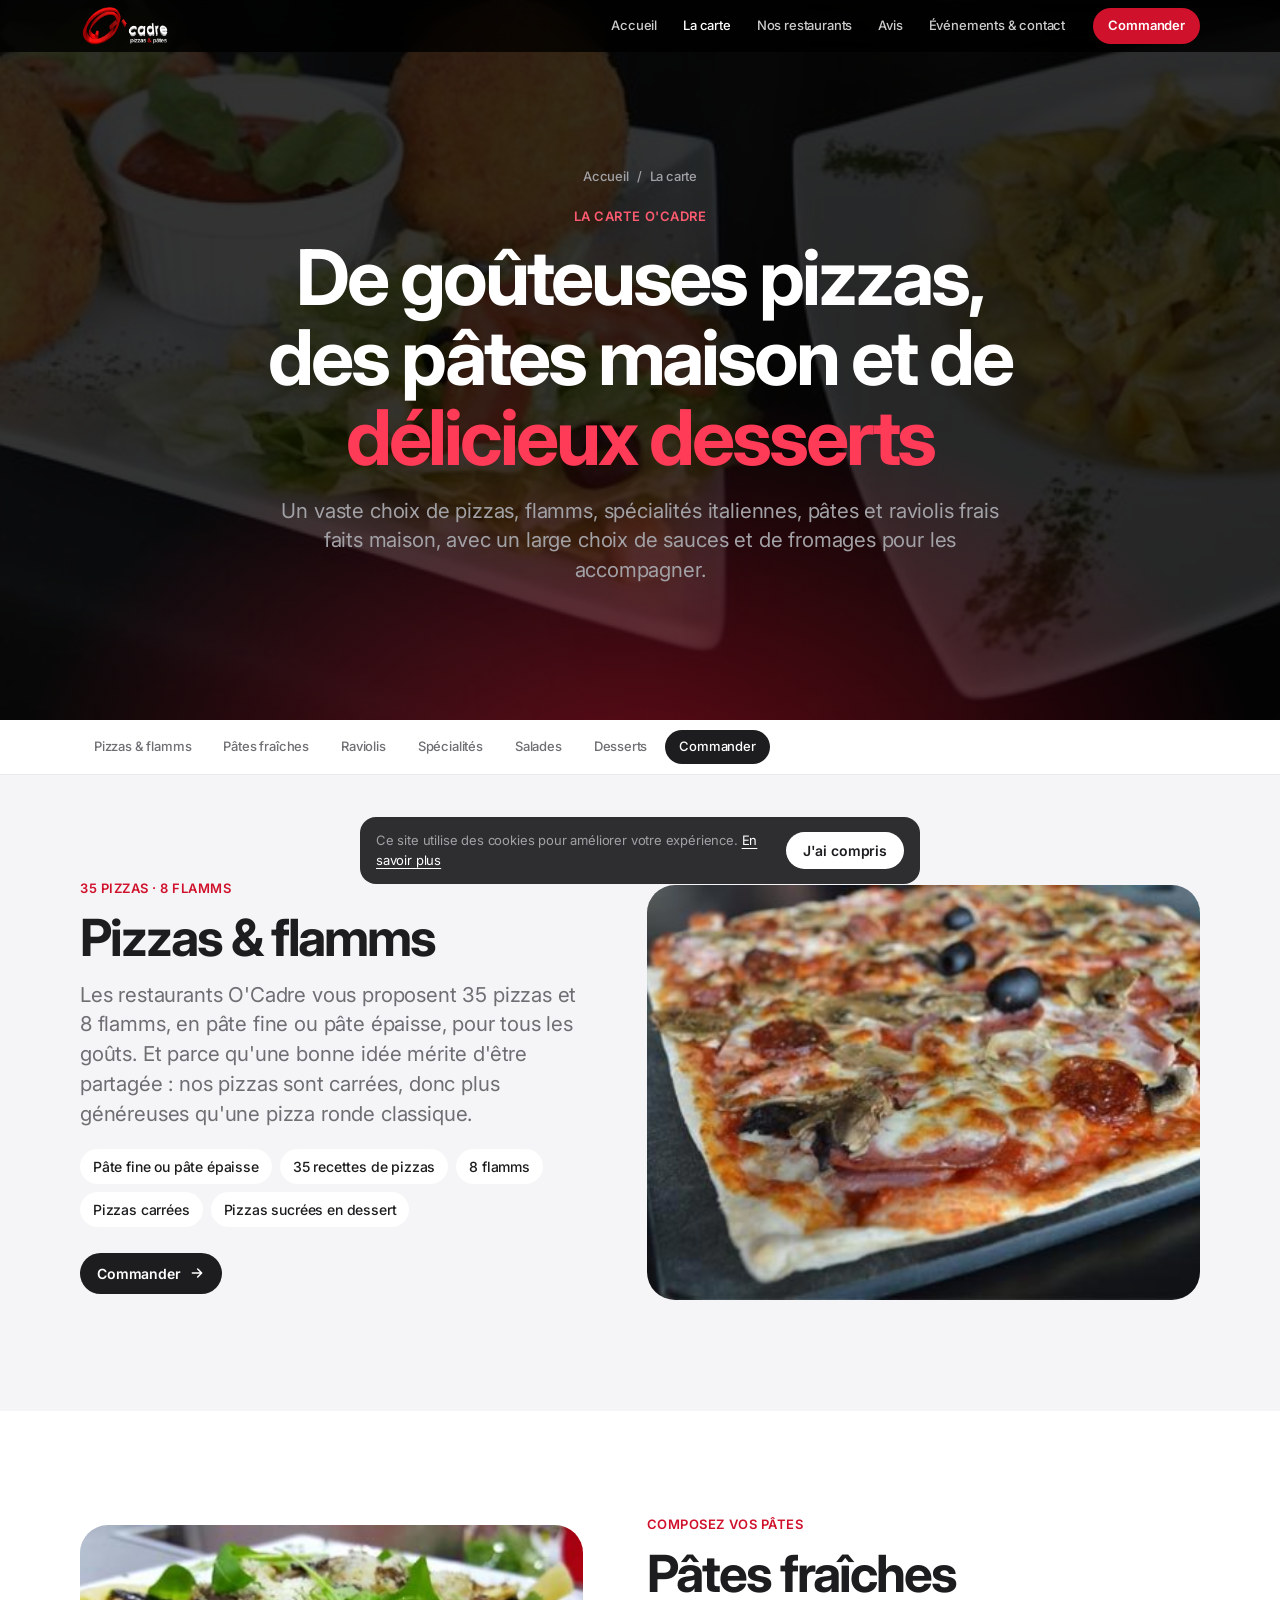
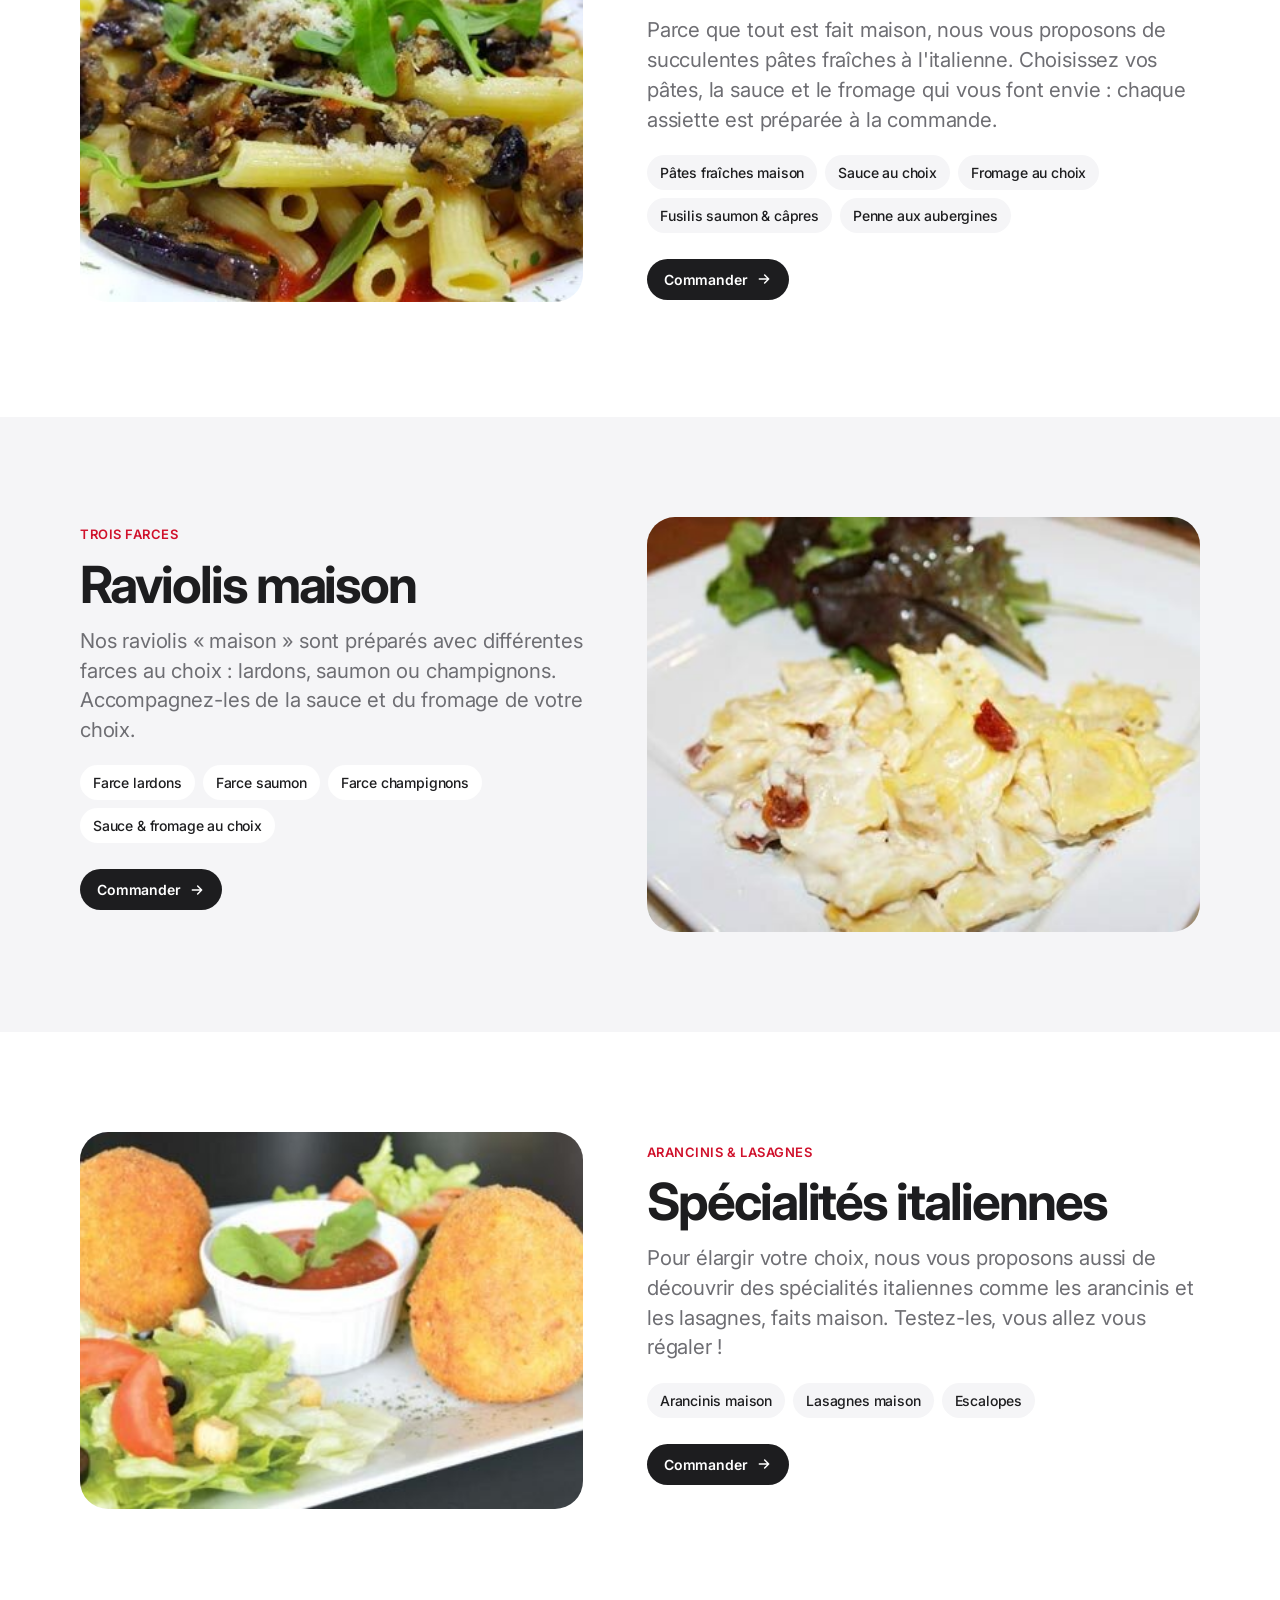
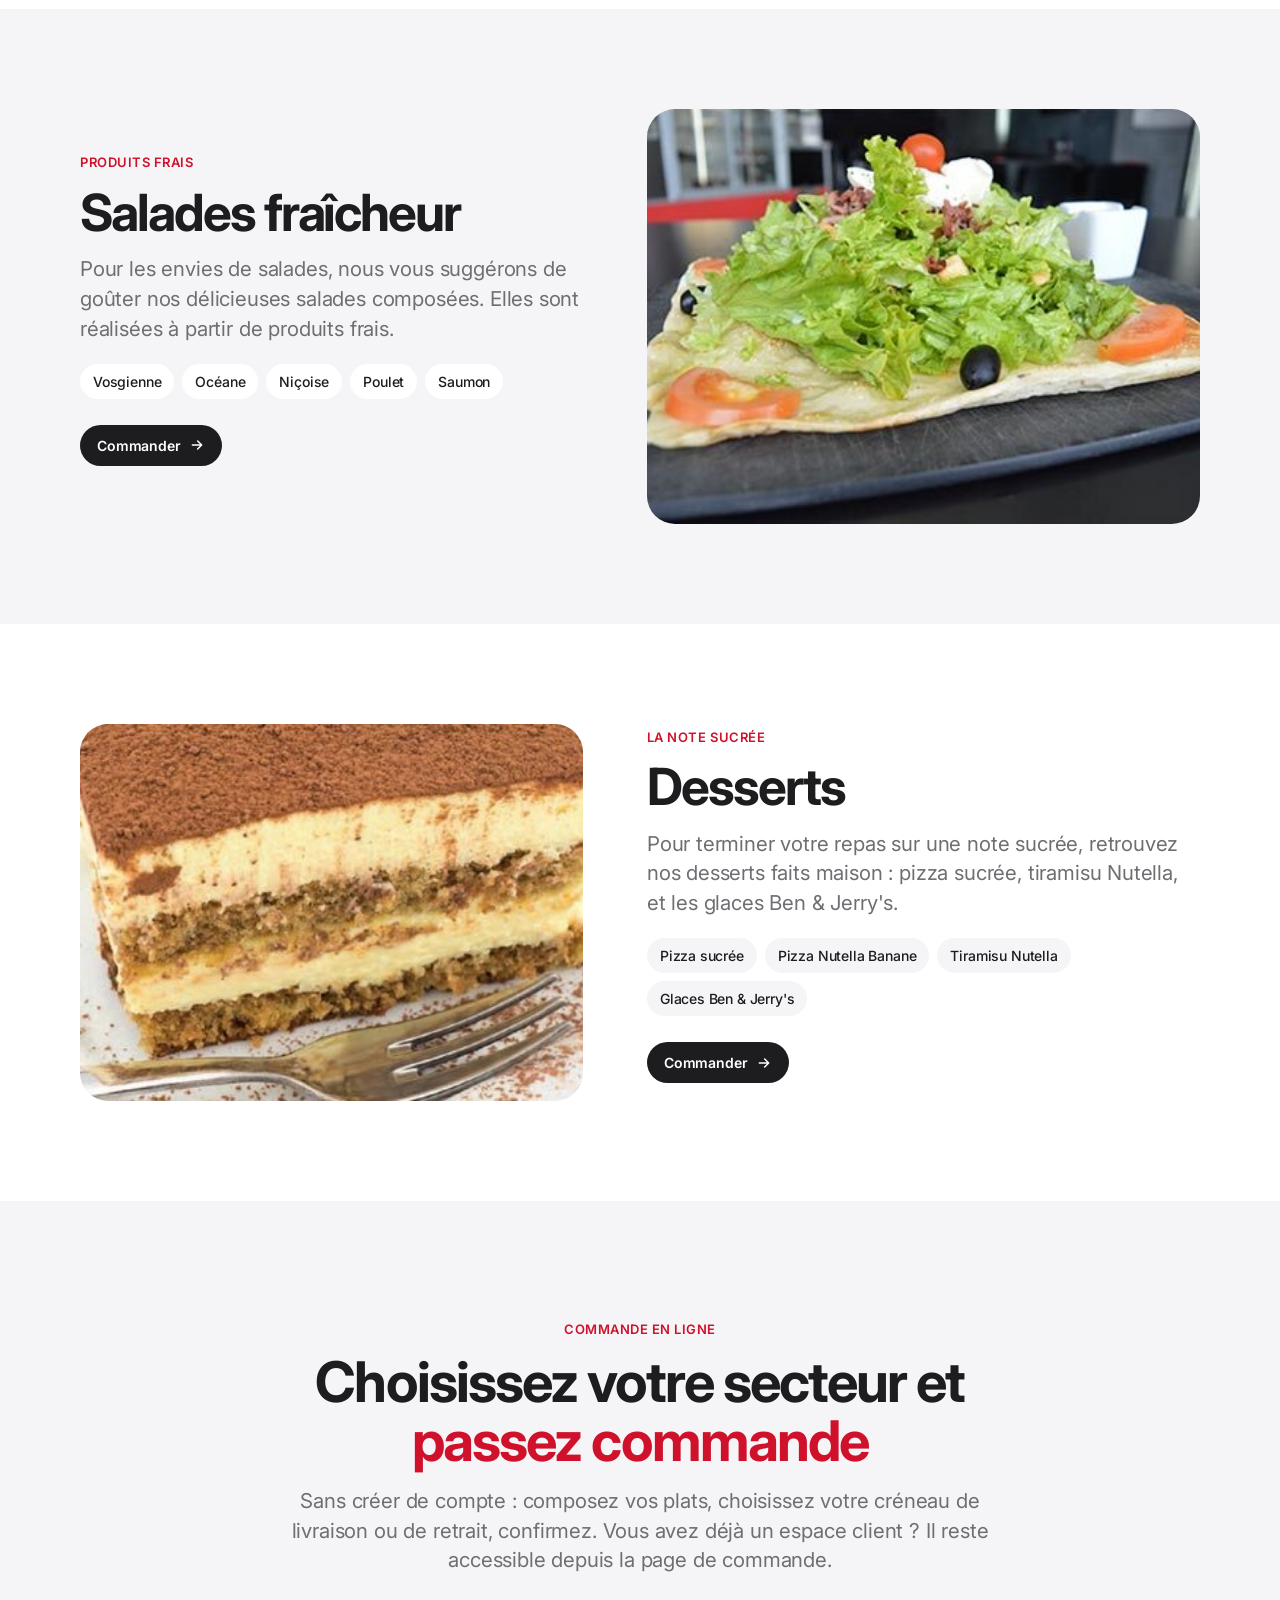
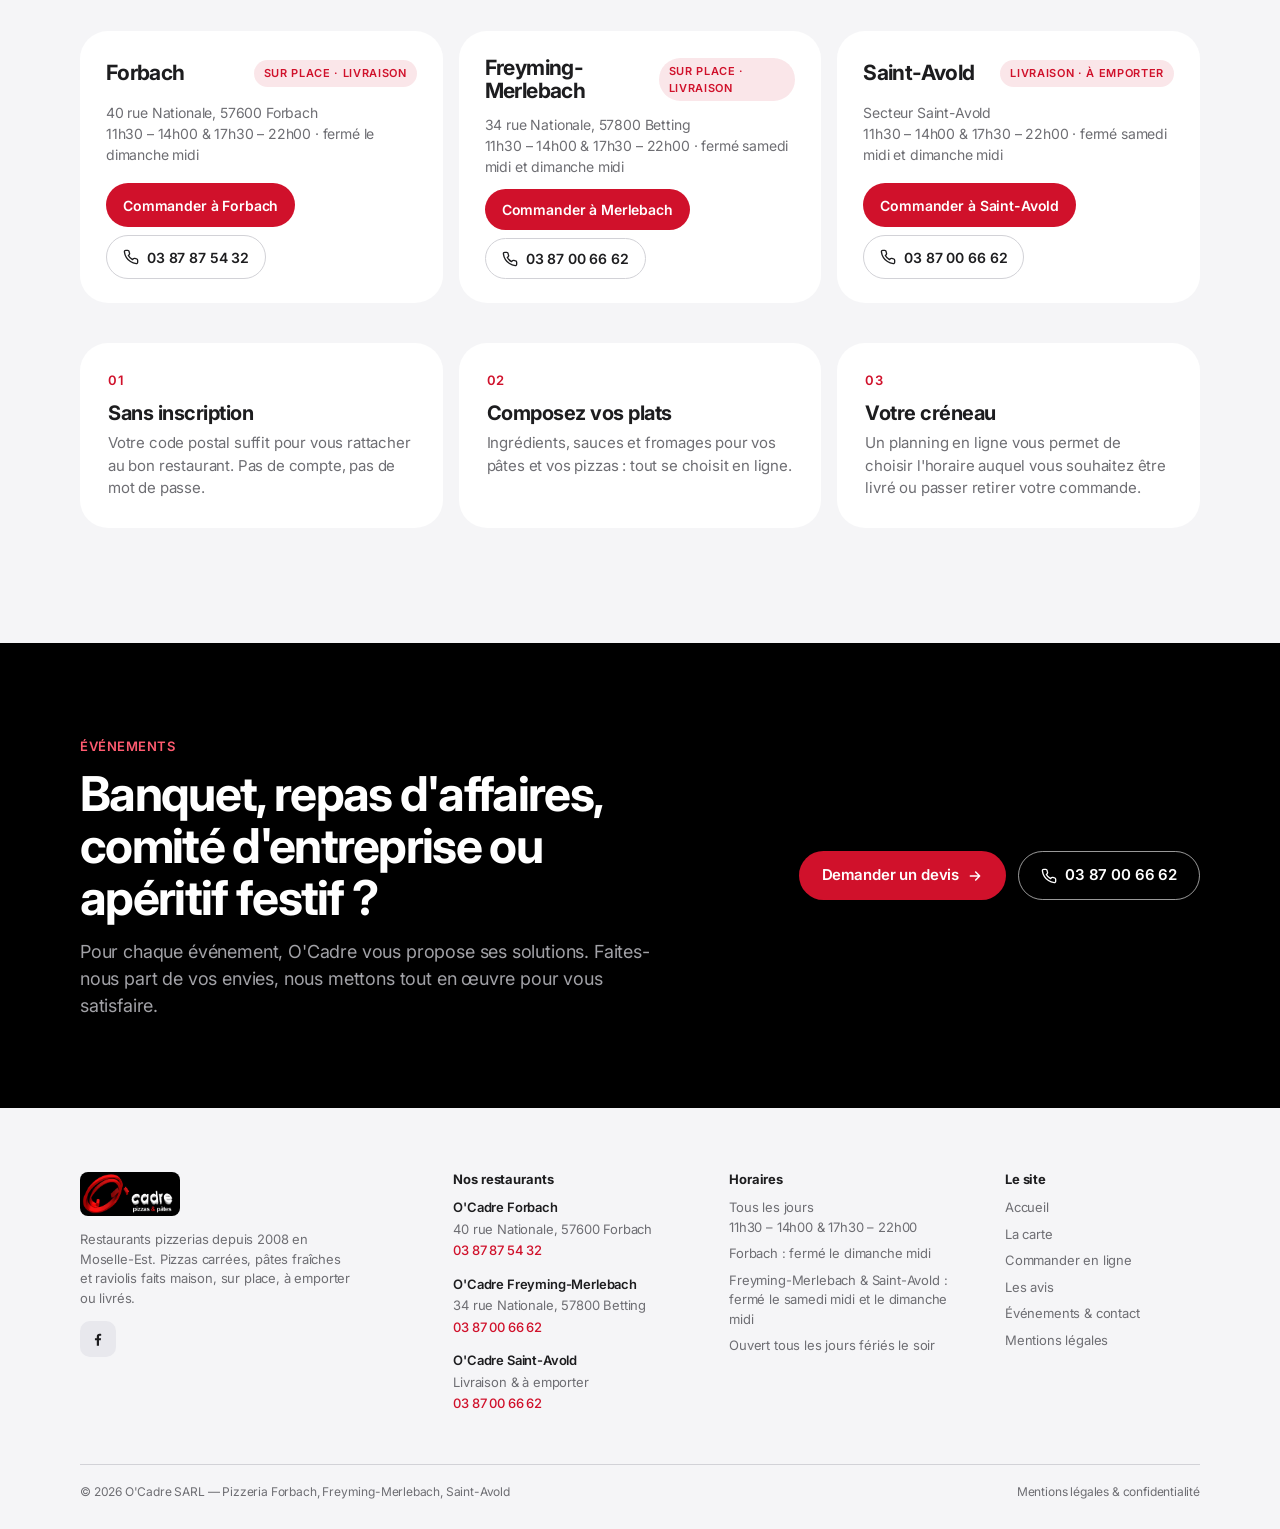
<file: carte.html>
<!DOCTYPE html>
<html lang="fr">
<head>
  <meta charset="utf-8">
  <meta name="viewport" content="width=device-width, initial-scale=1">
  <title>La carte — Pizzeria O'Cadre Forbach, Freyming-Merlebach, Saint-Avold</title>
  <meta name="description" content="Découvrez la carte du restaurant pizzeria O'Cadre : 35 pizzas carrées, 8 flamms, pâtes fraîches, raviolis maison, spécialités italiennes, salades et desserts. Commandez en ligne dans votre secteur.">
  <link rel="canonical" href="https://ocadre.com/carte.html">
  <meta name="theme-color" content="#0f0f10">
  <meta property="og:type" content="website">
  <meta property="og:title" content="La carte — Pizzeria O'Cadre Forbach, Freyming-Merlebach, Saint-Avold">
  <meta property="og:description" content="Découvrez la carte du restaurant pizzeria O'Cadre : 35 pizzas carrées, 8 flamms, pâtes fraîches, raviolis maison, spécialités italiennes, salades et desserts. Commandez en ligne dans votre secteur.">
  <meta property="og:image" content="https://ocadre.com/assets/img/hero.jpg">
  <meta property="og:locale" content="fr_FR">
  <link rel="icon" type="image/png" sizes="32x32" href="assets/img/favicon-32.png">
  <link rel="apple-touch-icon" href="assets/img/apple-touch-icon.png">
  <link rel="preconnect" href="https://fonts.googleapis.com">
  <link rel="preconnect" href="https://fonts.gstatic.com" crossorigin>
  <link href="https://fonts.googleapis.com/css2?family=Inter:wght@400;500;600;700&display=swap" rel="stylesheet">
  <link rel="stylesheet" href="assets/css/style.css">
</head>
<body class="">
<a class="skip-link" href="#main">Aller au contenu</a>
<header class="site-header">
  <div class="wrap">
    <a class="brand" href="index.html" aria-label="O'Cadre, pizzas et pâtes — accueil">
      <img src="assets/img/logo.png" alt="O'Cadre pizzas &amp; pâtes" width="578" height="255">
    </a>
    <button class="nav-toggle" type="button" aria-expanded="false" aria-controls="nav" aria-label="Ouvrir le menu">
      <span></span><span></span><span></span>
    </button>
    <nav class="nav" id="nav" aria-label="Navigation principale">
      <ul class="nav__links">
        <li><a href="index.html">Accueil</a></li>
        <li><a href="carte.html">La carte</a></li>
        <li><a href="index.html#restaurants">Nos restaurants</a></li>
        <li><a href="avis.html">Avis</a></li>
        <li><a href="contact.html">Événements &amp; contact</a></li>
      </ul>
      <a class="btn btn--primary btn--sm" href="commander.html">Commander</a>
    </nav>
  </div>
</header>
<main id="main">

<section class="page-hero">
  <div class="page-hero__bg"><img src="assets/img/banner-2.jpg" alt="" width="1600" height="320"></div>
  <div class="wrap">
    <nav class="crumbs" aria-label="Fil d'Ariane"><a href="index.html">Accueil</a><span>/</span><span>La carte</span></nav>
    <span class="eyebrow">La carte O'Cadre</span>
    <h1 class="title">De goûteuses pizzas, des pâtes maison et de <em>délicieux desserts</em></h1>
    <p class="lead">Un vaste choix de pizzas, flamms, spécialités italiennes, pâtes et raviolis frais faits maison, avec un large choix de sauces et de fromages pour les accompagner.</p>
  </div>
</section>

<nav class="menu-nav" aria-label="Catégories de la carte">
  <div class="wrap">
    <a href="#pizzas">Pizzas &amp; flamms</a>
    <a href="#pates">Pâtes fraîches</a>
    <a href="#raviolis">Raviolis</a>
    <a href="#specialites">Spécialités</a>
    <a href="#salades">Salades</a>
    <a href="#desserts">Desserts</a>
    <a href="#commander">Commander</a>
  </div>
</nav>

<section class="menu-section" id="pizzas">
  <div class="wrap">
    <div class="menu-section__grid">
      <figure class="reveal"><img src="assets/img/cat-pizza.jpg" alt="Pizzas & flamms O'Cadre" loading="lazy" width="400" height="285"></figure>
      <div class="reveal">
        <span class="eyebrow">35 pizzas · 8 flamms</span>
        <h2>Pizzas &amp; flamms</h2>
        <p class="lead">Les restaurants O'Cadre vous proposent 35 pizzas et 8 flamms, en pâte fine ou pâte épaisse, pour tous les goûts. Et parce qu'une bonne idée mérite d'être partagée : nos pizzas sont carrées, donc plus généreuses qu'une pizza ronde classique.</p>
        <ul class="chips"><li>Pâte fine ou pâte épaisse</li><li>35 recettes de pizzas</li><li>8 flamms</li><li>Pizzas carrées</li><li>Pizzas sucrées en dessert</li></ul>
        <p style="margin-top:26px"><a class="btn btn--dark btn--sm" href="commander.html#cat-pizzas">Commander <svg viewBox="0 0 24 24" fill="none" stroke="currentColor" stroke-width="2.2" stroke-linecap="round" stroke-linejoin="round" aria-hidden="true"><path d="M5 12h14M13 6l6 6-6 6"/></svg></a></p>
      </div>
    </div>
  </div>
</section>
<section class="menu-section" id="pates">
  <div class="wrap">
    <div class="menu-section__grid">
      <figure class="reveal"><img src="assets/img/cat-pate.jpg" alt="Pâtes fraîches O'Cadre" loading="lazy" width="400" height="285"></figure>
      <div class="reveal">
        <span class="eyebrow">Composez vos pâtes</span>
        <h2>Pâtes fraîches</h2>
        <p class="lead">Parce que tout est fait maison, nous vous proposons de succulentes pâtes fraîches à l'italienne. Choisissez vos pâtes, la sauce et le fromage qui vous font envie : chaque assiette est préparée à la commande.</p>
        <ul class="chips"><li>Pâtes fraîches maison</li><li>Sauce au choix</li><li>Fromage au choix</li><li>Fusilis saumon & câpres</li><li>Penne aux aubergines</li></ul>
        <p style="margin-top:26px"><a class="btn btn--dark btn--sm" href="commander.html#cat-pates">Commander <svg viewBox="0 0 24 24" fill="none" stroke="currentColor" stroke-width="2.2" stroke-linecap="round" stroke-linejoin="round" aria-hidden="true"><path d="M5 12h14M13 6l6 6-6 6"/></svg></a></p>
      </div>
    </div>
  </div>
</section>
<section class="menu-section" id="raviolis">
  <div class="wrap">
    <div class="menu-section__grid">
      <figure class="reveal"><img src="assets/img/cat-ravioli.jpg" alt="Raviolis maison O'Cadre" loading="lazy" width="400" height="285"></figure>
      <div class="reveal">
        <span class="eyebrow">Trois farces</span>
        <h2>Raviolis maison</h2>
        <p class="lead">Nos raviolis « maison » sont préparés avec différentes farces au choix : lardons, saumon ou champignons. Accompagnez-les de la sauce et du fromage de votre choix.</p>
        <ul class="chips"><li>Farce lardons</li><li>Farce saumon</li><li>Farce champignons</li><li>Sauce & fromage au choix</li></ul>
        <p style="margin-top:26px"><a class="btn btn--dark btn--sm" href="commander.html#cat-raviolis">Commander <svg viewBox="0 0 24 24" fill="none" stroke="currentColor" stroke-width="2.2" stroke-linecap="round" stroke-linejoin="round" aria-hidden="true"><path d="M5 12h14M13 6l6 6-6 6"/></svg></a></p>
      </div>
    </div>
  </div>
</section>
<section class="menu-section" id="specialites">
  <div class="wrap">
    <div class="menu-section__grid">
      <figure class="reveal"><img src="assets/img/cat-specialite.jpg" alt="Spécialités italiennes O'Cadre" loading="lazy" width="400" height="285"></figure>
      <div class="reveal">
        <span class="eyebrow">Arancinis &amp; lasagnes</span>
        <h2>Spécialités italiennes</h2>
        <p class="lead">Pour élargir votre choix, nous vous proposons aussi de découvrir des spécialités italiennes comme les arancinis et les lasagnes, faits maison. Testez-les, vous allez vous régaler !</p>
        <ul class="chips"><li>Arancinis maison</li><li>Lasagnes maison</li><li>Escalopes</li></ul>
        <p style="margin-top:26px"><a class="btn btn--dark btn--sm" href="commander.html#cat-specialites">Commander <svg viewBox="0 0 24 24" fill="none" stroke="currentColor" stroke-width="2.2" stroke-linecap="round" stroke-linejoin="round" aria-hidden="true"><path d="M5 12h14M13 6l6 6-6 6"/></svg></a></p>
      </div>
    </div>
  </div>
</section>
<section class="menu-section" id="salades">
  <div class="wrap">
    <div class="menu-section__grid">
      <figure class="reveal"><img src="assets/img/cat-salade.jpg" alt="Salades fraîcheur O'Cadre" loading="lazy" width="400" height="285"></figure>
      <div class="reveal">
        <span class="eyebrow">Produits frais</span>
        <h2>Salades fraîcheur</h2>
        <p class="lead">Pour les envies de salades, nous vous suggérons de goûter nos délicieuses salades composées. Elles sont réalisées à partir de produits frais.</p>
        <ul class="chips"><li>Vosgienne</li><li>Océane</li><li>Niçoise</li><li>Poulet</li><li>Saumon</li></ul>
        <p style="margin-top:26px"><a class="btn btn--dark btn--sm" href="commander.html#cat-salades">Commander <svg viewBox="0 0 24 24" fill="none" stroke="currentColor" stroke-width="2.2" stroke-linecap="round" stroke-linejoin="round" aria-hidden="true"><path d="M5 12h14M13 6l6 6-6 6"/></svg></a></p>
      </div>
    </div>
  </div>
</section>
<section class="menu-section" id="desserts">
  <div class="wrap">
    <div class="menu-section__grid">
      <figure class="reveal"><img src="assets/img/cat-dessert.jpg" alt="Desserts O'Cadre" loading="lazy" width="400" height="285"></figure>
      <div class="reveal">
        <span class="eyebrow">La note sucrée</span>
        <h2>Desserts</h2>
        <p class="lead">Pour terminer votre repas sur une note sucrée, retrouvez nos desserts faits maison : pizza sucrée, tiramisu Nutella, et les glaces Ben &amp; Jerry's.</p>
        <ul class="chips"><li>Pizza sucrée</li><li>Pizza Nutella Banane</li><li>Tiramisu Nutella</li><li>Glaces Ben & Jerry's</li></ul>
        <p style="margin-top:26px"><a class="btn btn--dark btn--sm" href="commander.html#cat-desserts">Commander <svg viewBox="0 0 24 24" fill="none" stroke="currentColor" stroke-width="2.2" stroke-linecap="round" stroke-linejoin="round" aria-hidden="true"><path d="M5 12h14M13 6l6 6-6 6"/></svg></a></p>
      </div>
    </div>
  </div>
</section>

<section class="section section--cream" id="commander">
  <div class="wrap">
    <div class="section-head section-head--center reveal">
      <span class="eyebrow">Commande en ligne</span>
      <h2 class="title">Choisissez votre secteur et <em>passez commande</em></h2>
      <p class="lead">Sans créer de compte : composez vos plats, choisissez votre créneau de livraison ou de retrait, confirmez. Vous avez déjà un espace client ? Il reste accessible depuis la page de commande.</p>
    </div>
    <div class="order-strip__grid">
      <article class="sector reveal">
        <div class="sector__top"><h3 class="sector__name">Forbach</h3><span class="sector__tag">Sur place · Livraison</span></div>
        <p class="sector__addr">40 rue Nationale, 57600 Forbach<br>11h30 – 14h00 &amp; 17h30 – 22h00 · fermé le dimanche midi</p>
        <div class="sector__actions">
          <a class="btn btn--primary btn--sm" href="commander.html?secteur=forbach">Commander à Forbach</a>
          <a class="btn btn--outline btn--sm" href="tel:+33387875432"><svg viewBox="0 0 24 24" fill="none" stroke="currentColor" stroke-width="2" stroke-linecap="round" stroke-linejoin="round" aria-hidden="true"><path d="M22 16.9v3a2 2 0 0 1-2.2 2 19.8 19.8 0 0 1-8.6-3.1 19.5 19.5 0 0 1-6-6A19.8 19.8 0 0 1 2.1 4.2 2 2 0 0 1 4.1 2h3a2 2 0 0 1 2 1.7c.1.9.4 1.8.7 2.7a2 2 0 0 1-.5 2.1L8 9.8a16 16 0 0 0 6.2 6.2l1.3-1.3a2 2 0 0 1 2.1-.5c.9.3 1.8.6 2.7.7a2 2 0 0 1 1.7 2z"/></svg> 03 87 87 54 32</a>
        </div>
      </article>
      <article class="sector reveal">
        <div class="sector__top"><h3 class="sector__name">Freyming-Merlebach</h3><span class="sector__tag">Sur place · Livraison</span></div>
        <p class="sector__addr">34 rue Nationale, 57800 Betting<br>11h30 – 14h00 &amp; 17h30 – 22h00 · fermé samedi midi et dimanche midi</p>
        <div class="sector__actions">
          <a class="btn btn--primary btn--sm" href="commander.html?secteur=merlebach">Commander à Merlebach</a>
          <a class="btn btn--outline btn--sm" href="tel:+33387006662"><svg viewBox="0 0 24 24" fill="none" stroke="currentColor" stroke-width="2" stroke-linecap="round" stroke-linejoin="round" aria-hidden="true"><path d="M22 16.9v3a2 2 0 0 1-2.2 2 19.8 19.8 0 0 1-8.6-3.1 19.5 19.5 0 0 1-6-6A19.8 19.8 0 0 1 2.1 4.2 2 2 0 0 1 4.1 2h3a2 2 0 0 1 2 1.7c.1.9.4 1.8.7 2.7a2 2 0 0 1-.5 2.1L8 9.8a16 16 0 0 0 6.2 6.2l1.3-1.3a2 2 0 0 1 2.1-.5c.9.3 1.8.6 2.7.7a2 2 0 0 1 1.7 2z"/></svg> 03 87 00 66 62</a>
        </div>
      </article>
      <article class="sector reveal">
        <div class="sector__top"><h3 class="sector__name">Saint-Avold</h3><span class="sector__tag">Livraison · À emporter</span></div>
        <p class="sector__addr">Secteur Saint-Avold<br>11h30 – 14h00 &amp; 17h30 – 22h00 · fermé samedi midi et dimanche midi</p>
        <div class="sector__actions">
          <a class="btn btn--primary btn--sm" href="commander.html?secteur=saint-avold">Commander à Saint-Avold</a>
          <a class="btn btn--outline btn--sm" href="tel:+33387006662"><svg viewBox="0 0 24 24" fill="none" stroke="currentColor" stroke-width="2" stroke-linecap="round" stroke-linejoin="round" aria-hidden="true"><path d="M22 16.9v3a2 2 0 0 1-2.2 2 19.8 19.8 0 0 1-8.6-3.1 19.5 19.5 0 0 1-6-6A19.8 19.8 0 0 1 2.1 4.2 2 2 0 0 1 4.1 2h3a2 2 0 0 1 2 1.7c.1.9.4 1.8.7 2.7a2 2 0 0 1-.5 2.1L8 9.8a16 16 0 0 0 6.2 6.2l1.3-1.3a2 2 0 0 1 2.1-.5c.9.3 1.8.6 2.7.7a2 2 0 0 1 1.7 2z"/></svg> 03 87 00 66 62</a>
        </div>
      </article>
    </div>
    <div class="steps" style="margin-top:40px">
      <div class="step reveal"><h3>Sans inscription</h3><p>Votre code postal suffit pour vous rattacher au bon restaurant. Pas de compte, pas de mot de passe.</p></div>
      <div class="step reveal"><h3>Composez vos plats</h3><p>Ingrédients, sauces et fromages pour vos pâtes et vos pizzas : tout se choisit en ligne.</p></div>
      <div class="step reveal"><h3>Votre créneau</h3><p>Un planning en ligne vous permet de choisir l'horaire auquel vous souhaitez être livré ou passer retirer votre commande.</p></div>
    </div>
  </div>
</section>

<section class="cta">
  <div class="wrap">
    <div class="reveal">
      <span class="eyebrow">Événements</span>
      <h2>Banquet, repas d'affaires, comité d'entreprise ou apéritif festif ?</h2>
      <p>Pour chaque événement, O'Cadre vous propose ses solutions. Faites-nous part de vos envies, nous mettons tout en œuvre pour vous satisfaire.</p>
    </div>
    <div class="cta__actions reveal">
      <a class="btn btn--primary" href="contact.html">Demander un devis <svg viewBox="0 0 24 24" fill="none" stroke="currentColor" stroke-width="2.2" stroke-linecap="round" stroke-linejoin="round" aria-hidden="true"><path d="M5 12h14M13 6l6 6-6 6"/></svg></a>
      <a class="btn btn--ghost" href="tel:+33387006662"><svg viewBox="0 0 24 24" fill="none" stroke="currentColor" stroke-width="2" stroke-linecap="round" stroke-linejoin="round" aria-hidden="true"><path d="M22 16.9v3a2 2 0 0 1-2.2 2 19.8 19.8 0 0 1-8.6-3.1 19.5 19.5 0 0 1-6-6A19.8 19.8 0 0 1 2.1 4.2 2 2 0 0 1 4.1 2h3a2 2 0 0 1 2 1.7c.1.9.4 1.8.7 2.7a2 2 0 0 1-.5 2.1L8 9.8a16 16 0 0 0 6.2 6.2l1.3-1.3a2 2 0 0 1 2.1-.5c.9.3 1.8.6 2.7.7a2 2 0 0 1 1.7 2z"/></svg> 03 87 00 66 62</a>
    </div>
  </div>
</section>

</main>
<footer class="site-footer">
  <div class="wrap">
    <div class="footer-grid">
      <div class="footer-brand">
        <img src="assets/img/logo.jpg" alt="O'Cadre pizzas &amp; pâtes" width="578" height="255">
        <p>Restaurants pizzerias depuis 2008 en Moselle-Est. Pizzas carrées, pâtes fraîches et raviolis faits maison, sur place, à emporter ou livrés.</p>
        <div class="footer-social">
          <a href="https://www.facebook.com/Ocadre-210727185610210/" target="_blank" rel="noopener" aria-label="O'Cadre sur Facebook"><svg viewBox="0 0 24 24" fill="currentColor" aria-hidden="true"><path d="M13.5 22v-8h2.7l.4-3.2h-3.1V8.8c0-.9.3-1.6 1.6-1.6h1.7V4.4c-.3 0-1.3-.1-2.5-.1-2.5 0-4.1 1.5-4.1 4.2v2.3H7.4V14h2.8v8z"/></svg></a>
        </div>
      </div>
      <div class="footer-col">
        <h3>Nos restaurants</h3>
        <div class="footer-resto">
          <strong>O'Cadre Forbach</strong>
          <span>40 rue Nationale, 57600 Forbach</span>
          <a href="tel:+33387875432">03 87 87 54 32</a>
        </div>
        <div class="footer-resto">
          <strong>O'Cadre Freyming-Merlebach</strong>
          <span>34 rue Nationale, 57800 Betting</span>
          <a href="tel:+33387006662">03 87 00 66 62</a>
        </div>
        <div class="footer-resto">
          <strong>O'Cadre Saint-Avold</strong>
          <span>Livraison &amp; à emporter</span>
          <a href="tel:+33387006662">03 87 00 66 62</a>
        </div>
      </div>
      <div class="footer-col">
        <h3>Horaires</h3>
        <ul>
          <li>Tous les jours<br>11h30 – 14h00 &amp; 17h30 – 22h00</li>
          <li>Forbach : fermé le dimanche midi</li>
          <li>Freyming-Merlebach &amp; Saint-Avold : fermé le samedi midi et le dimanche midi</li>
          <li>Ouvert tous les jours fériés le soir</li>
        </ul>
      </div>
      <div class="footer-col">
        <h3>Le site</h3>
        <ul>
          <li><a href="index.html">Accueil</a></li>
          <li><a href="carte.html">La carte</a></li>
          <li><a href="commander.html">Commander en ligne</a></li>
          <li><a href="avis.html">Les avis</a></li>
          <li><a href="contact.html">Événements &amp; contact</a></li>
          <li><a href="mentions-legales.html">Mentions légales</a></li>
        </ul>
      </div>
    </div>
    <div class="footer-bottom">
      <span>© <span data-year>2026</span> O'Cadre SARL — Pizzeria Forbach, Freyming-Merlebach, Saint-Avold</span>
      <a href="mentions-legales.html">Mentions légales &amp; confidentialité</a>
    </div>
  </div>
</footer>
<div class="mobile-bar">
  <a class="btn btn--primary" href="commander.html">Commander en ligne <svg viewBox="0 0 24 24" fill="none" stroke="currentColor" stroke-width="2.2" stroke-linecap="round" stroke-linejoin="round" aria-hidden="true"><path d="M5 12h14M13 6l6 6-6 6"/></svg></a>
  <a class="btn btn--ghost" href="tel:+33387006662" aria-label="Appeler O'Cadre"><svg viewBox="0 0 24 24" fill="none" stroke="currentColor" stroke-width="2" stroke-linecap="round" stroke-linejoin="round" aria-hidden="true"><path d="M22 16.9v3a2 2 0 0 1-2.2 2 19.8 19.8 0 0 1-8.6-3.1 19.5 19.5 0 0 1-6-6A19.8 19.8 0 0 1 2.1 4.2 2 2 0 0 1 4.1 2h3a2 2 0 0 1 2 1.7c.1.9.4 1.8.7 2.7a2 2 0 0 1-.5 2.1L8 9.8a16 16 0 0 0 6.2 6.2l1.3-1.3a2 2 0 0 1 2.1-.5c.9.3 1.8.6 2.7.7a2 2 0 0 1 1.7 2z"/></svg></a>
</div>
<div class="cookie" role="dialog" aria-label="Information sur les cookies">
  <p>Ce site utilise des cookies pour améliorer votre expérience. <a href="mentions-legales.html#confidentialite">En savoir plus</a></p>
  <button class="btn btn--dark btn--sm" type="button">J'ai compris</button>
</div>
<script src="assets/js/main.js" defer></script>
</body>
</html>
</file>
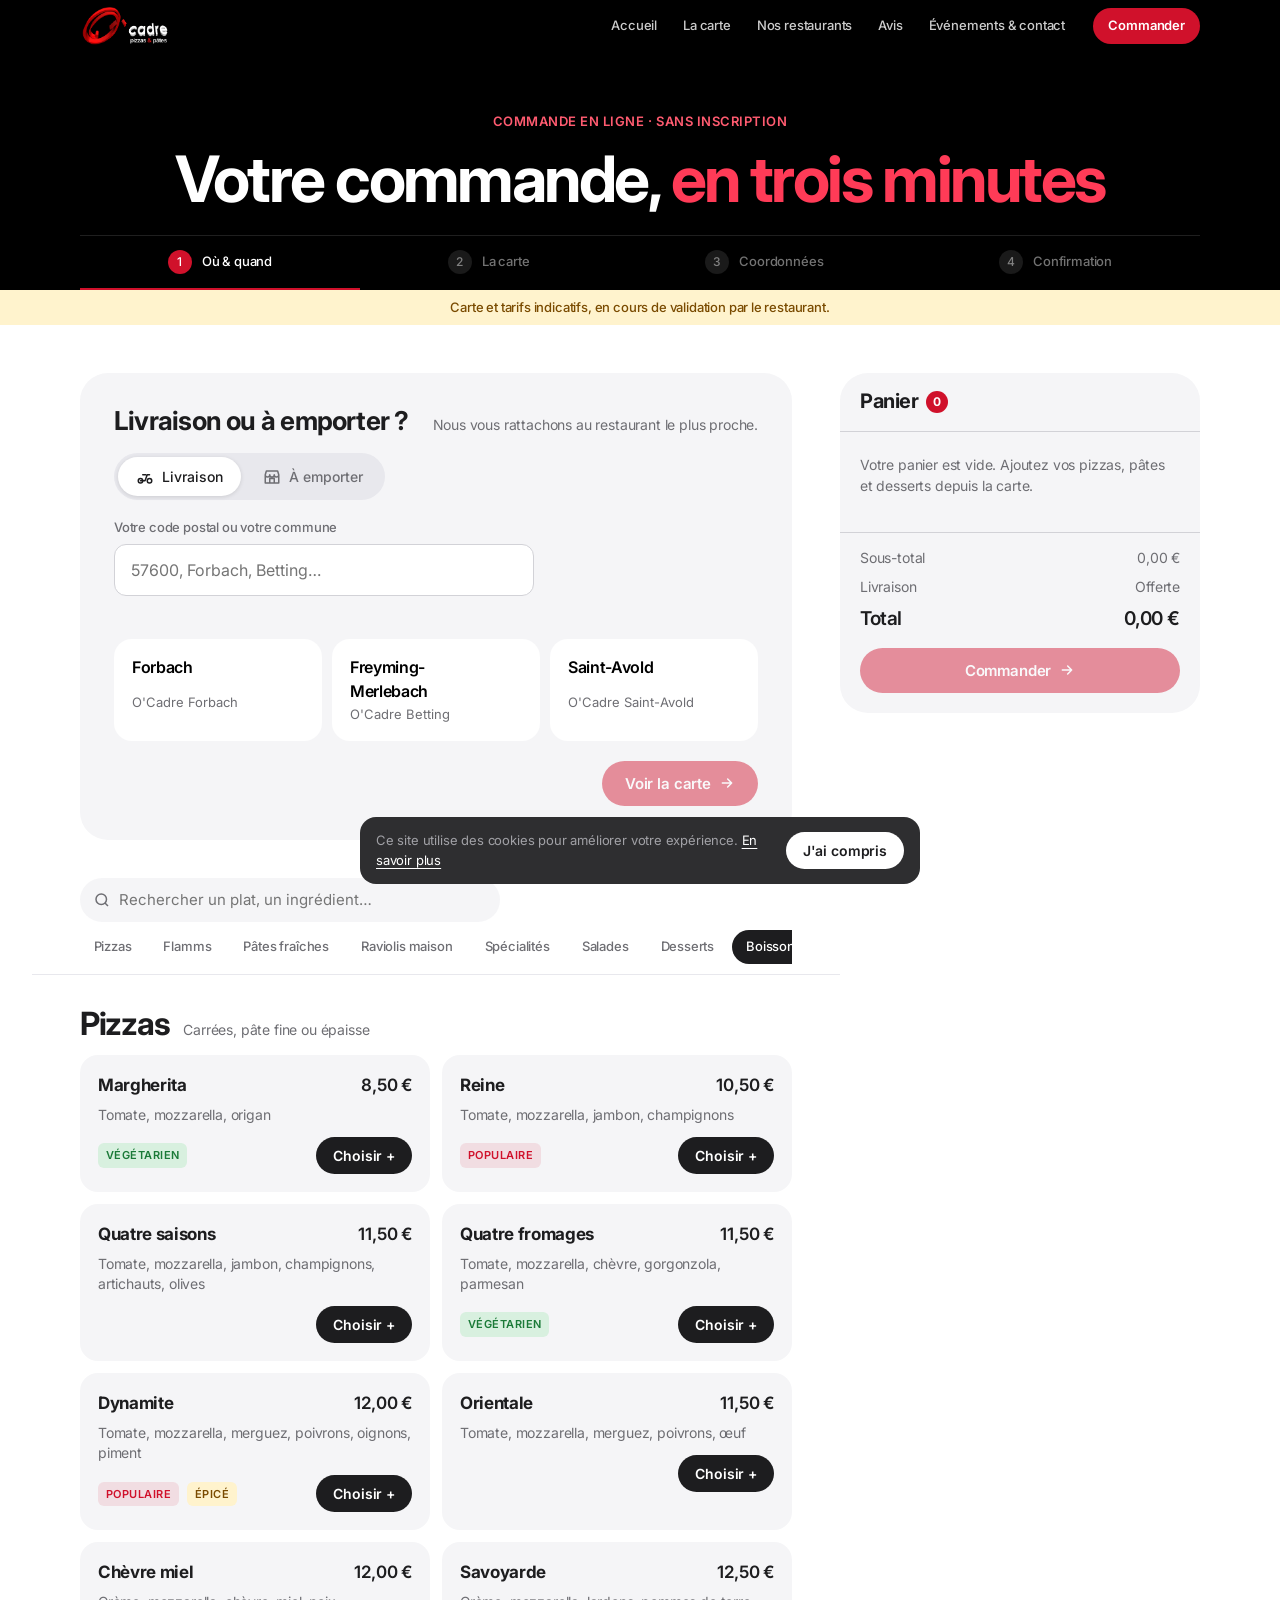
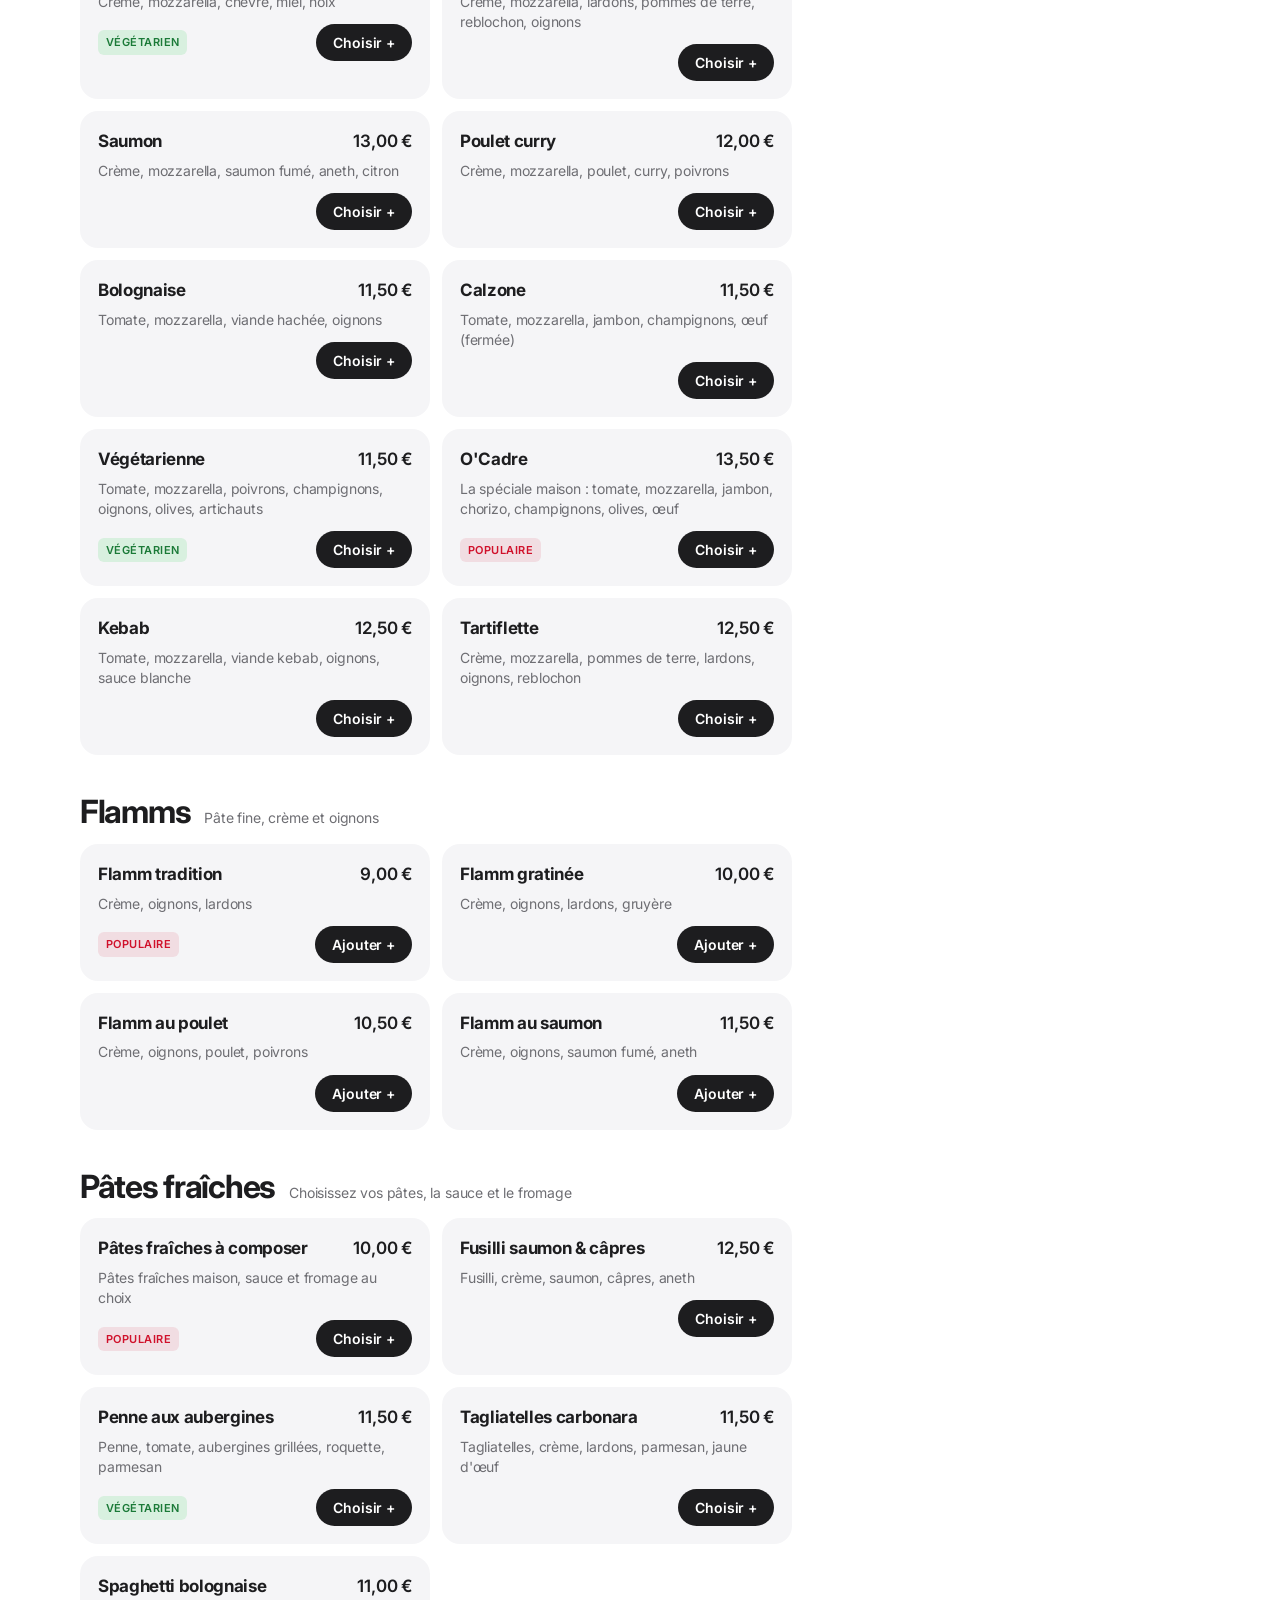
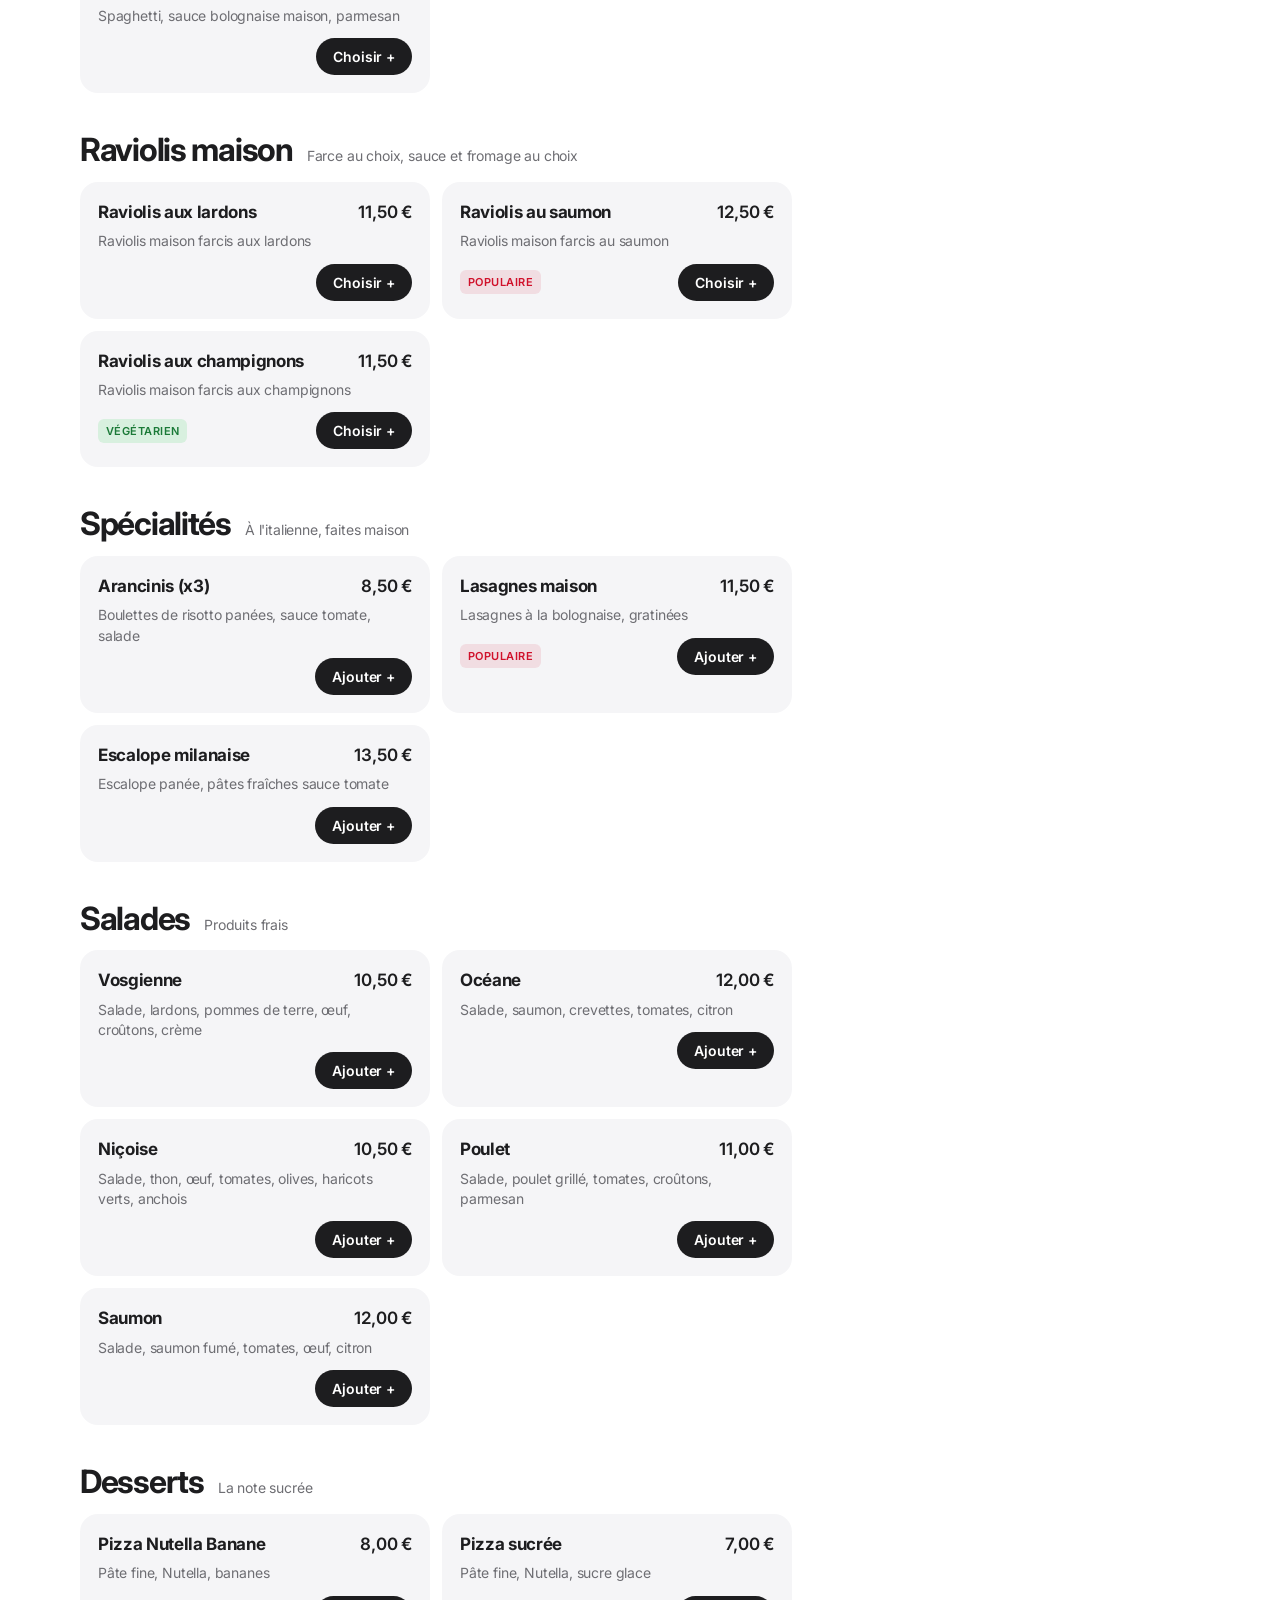
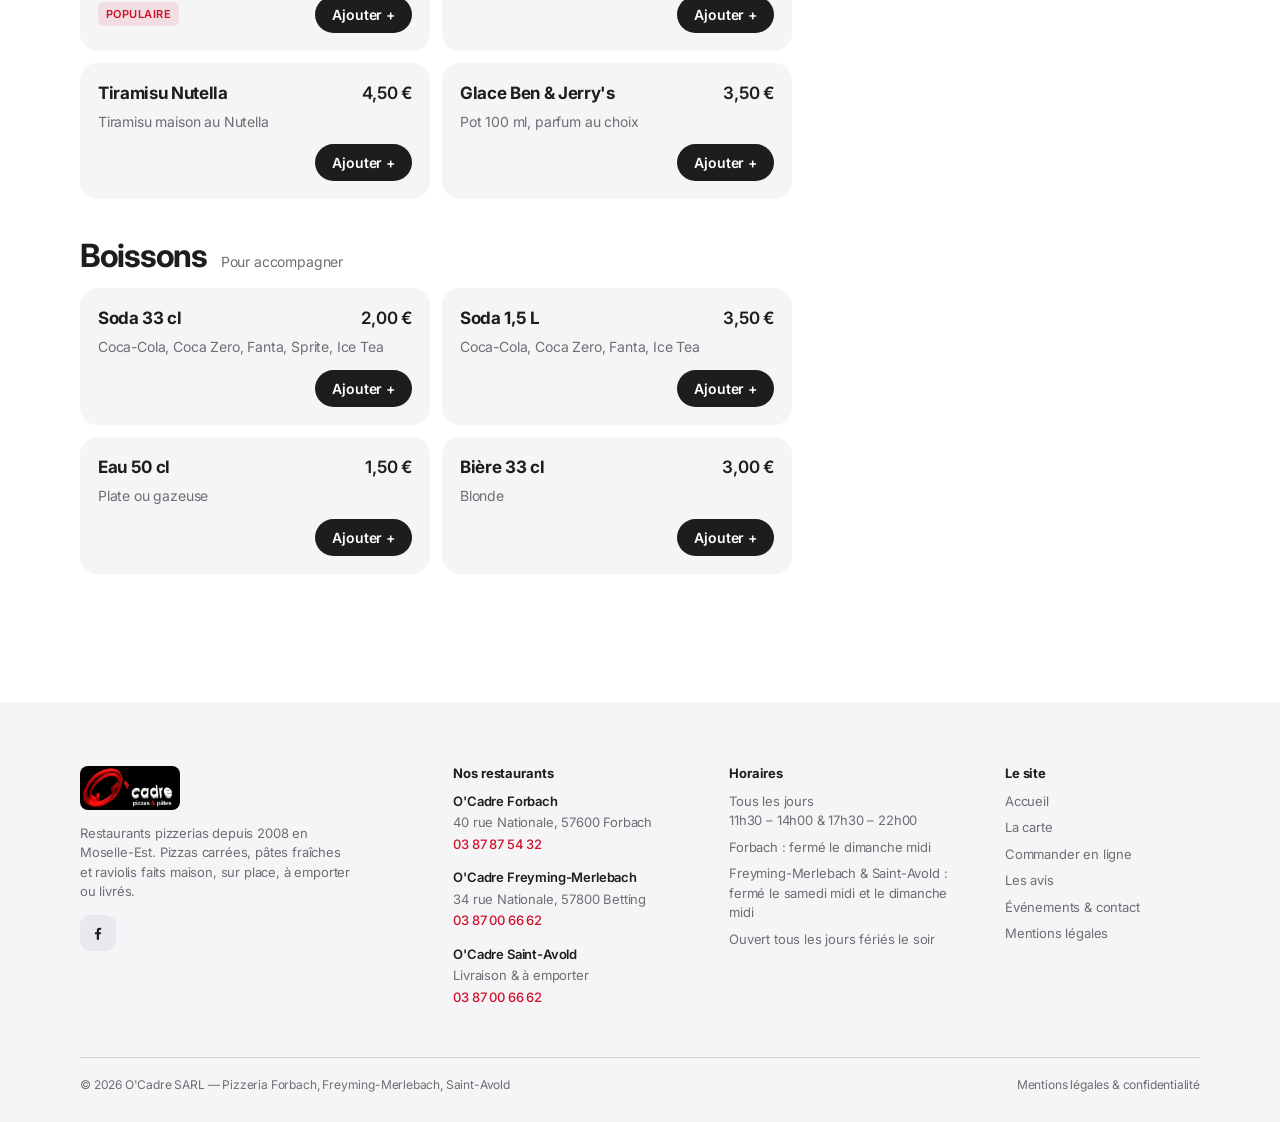
<file: commander.html>
<!DOCTYPE html>
<html lang="fr">
<head>
  <meta charset="utf-8">
  <meta name="viewport" content="width=device-width, initial-scale=1">
  <title>Commander en ligne — Pizzeria O'Cadre Forbach, Freyming-Merlebach, Saint-Avold</title>
  <meta name="description" content="Commandez vos pizzas carrées, pâtes fraîches et desserts O'Cadre en ligne, sans créer de compte : livraison ou à emporter, créneau au choix, confirmation en un geste.">
  <link rel="canonical" href="https://ocadre.com/commander.html">
  <meta name="theme-color" content="#0f0f10">
  <meta property="og:type" content="website">
  <meta property="og:title" content="Commander en ligne — Pizzeria O'Cadre Forbach, Freyming-Merlebach, Saint-Avold">
  <meta property="og:description" content="Commandez vos pizzas carrées, pâtes fraîches et desserts O'Cadre en ligne, sans créer de compte : livraison ou à emporter, créneau au choix, confirmation en un geste.">
  <meta property="og:image" content="https://ocadre.com/assets/img/hero.jpg">
  <meta property="og:locale" content="fr_FR">
  <link rel="icon" type="image/png" sizes="32x32" href="assets/img/favicon-32.png">
  <link rel="apple-touch-icon" href="assets/img/apple-touch-icon.png">
  <link rel="preconnect" href="https://fonts.googleapis.com">
  <link rel="preconnect" href="https://fonts.gstatic.com" crossorigin>
  <link href="https://fonts.googleapis.com/css2?family=Inter:wght@400;500;600;700&display=swap" rel="stylesheet">
  <link rel="stylesheet" href="assets/css/style.css">
</head>
<body class="page-commander">
<a class="skip-link" href="#main">Aller au contenu</a>
<header class="site-header">
  <div class="wrap">
    <a class="brand" href="index.html" aria-label="O'Cadre, pizzas et pâtes — accueil">
      <img src="assets/img/logo.png" alt="O'Cadre pizzas &amp; pâtes" width="578" height="255">
    </a>
    <button class="nav-toggle" type="button" aria-expanded="false" aria-controls="nav" aria-label="Ouvrir le menu">
      <span></span><span></span><span></span>
    </button>
    <nav class="nav" id="nav" aria-label="Navigation principale">
      <ul class="nav__links">
        <li><a href="index.html">Accueil</a></li>
        <li><a href="carte.html">La carte</a></li>
        <li><a href="index.html#restaurants">Nos restaurants</a></li>
        <li><a href="avis.html">Avis</a></li>
        <li><a href="contact.html">Événements &amp; contact</a></li>
      </ul>
      <a class="btn btn--primary btn--sm" href="commander.html">Commander</a>
    </nav>
  </div>
</header>
<main id="main">

<section class="order-hero">
  <div class="wrap">
    <div>
      <span class="eyebrow">Commande en ligne · sans inscription</span>
      <h1>Votre commande, <em>en trois minutes</em></h1>
    </div>
    <ol class="stepper" aria-label="Étapes de la commande">
      <li class="is-current">Où &amp; quand</li>
      <li>La carte</li>
      <li>Coordonnées</li>
      <li>Confirmation</li>
    </ol>
  </div>
</section>
<p class="tarifs-notice" id="tarifs-notice" hidden>Carte et tarifs indicatifs, en cours de validation par le restaurant.</p>

<div class="wrap order-layout">
  <div class="order-main">

    <section class="etape" id="etape-ou" aria-labelledby="t-etape1">
      <div class="etape__head">
        <h2 id="t-etape1">Livraison ou à emporter ?</h2>
        <p>Nous vous rattachons au restaurant le plus proche.</p>
      </div>
      <div class="mode-toggle" role="group" aria-label="Mode de commande">
        <button type="button" class="mode-pick is-active" data-mode="livraison" aria-pressed="true"><svg viewBox="0 0 24 24" fill="none" stroke="currentColor" stroke-width="2" stroke-linecap="round" stroke-linejoin="round" aria-hidden="true"><circle cx="6" cy="17" r="3"/><circle cx="18" cy="17" r="3"/><path d="M6 17h6l3-8h3M9 9h4"/></svg> Livraison</button>
        <button type="button" class="mode-pick" data-mode="emporter" aria-pressed="false"><svg viewBox="0 0 24 24" fill="none" stroke="currentColor" stroke-width="2" stroke-linecap="round" stroke-linejoin="round" aria-hidden="true"><path d="M3 9l1.5-5h15L21 9M3 9v11h18V9M3 9a3 3 0 0 0 6 0 3 3 0 0 0 6 0 3 3 0 0 0 6 0M9 20v-6h6v6"/></svg> À emporter</button>
      </div>
      <div class="cp-row">
        <label for="cp" class="card__kicker">Votre code postal ou votre commune</label>
        <input id="cp" type="text" inputmode="numeric" autocomplete="postal-code" placeholder="57600, Forbach, Betting…">
        <div class="cp-msg" id="cp-msg" aria-live="polite"></div>
      </div>
      <div class="sector-grid" id="secteurs"></div>
      <div class="secteur-info" id="secteur-info" hidden></div>
      <div class="etape__foot">
        <button type="button" class="btn btn--primary" id="etape1-suivant" disabled>Voir la carte <svg viewBox="0 0 24 24" fill="none" stroke="currentColor" stroke-width="2.2" stroke-linecap="round" stroke-linejoin="round" aria-hidden="true"><path d="M5 12h14M13 6l6 6-6 6"/></svg></button>
      </div>
    </section>

    <section id="carte" aria-labelledby="t-carte">
      <h2 id="t-carte" class="visually-hidden">La carte</h2>
      <div class="carte-tools">
        <input id="recherche" type="search" placeholder="Rechercher un plat, un ingrédient…" aria-label="Rechercher dans la carte">
        <nav class="carte-nav" id="carte-nav" aria-label="Catégories"></nav>
      </div>
      <div id="carte-liste"><p class="panier__vide">Chargement de la carte…</p></div>
    </section>

    <section class="etape" id="etape-coordonnees" aria-labelledby="t-etape3" hidden>
      <div class="etape__head">
        <h2 id="t-etape3">Vos coordonnées</h2>
        <p id="recap-mode"></p>
      </div>
      <div class="recap">
        <p>Votre commande</p>
        <ul id="recap-lignes"></ul>
        <div class="recap__total"><span>Total</span><span id="recap-total"></span></div>
      </div>
      <form id="form-commande" class="form-grid" novalidate>
        <div class="field">
          <label for="jour">Jour *</label>
          <select id="jour" name="jour" required></select>
        </div>
        <div class="field">
          <label for="heure">Heure *</label>
          <select id="heure" name="heure" required></select>
        </div>
        <p class="slot-help" id="slot-help"></p>
        <div class="field">
          <label for="prenom">Prénom *</label>
          <input id="prenom" name="prenom" type="text" autocomplete="given-name" required>
        </div>
        <div class="field">
          <label for="nom">Nom *</label>
          <input id="nom" name="nom" type="text" autocomplete="family-name" required>
        </div>
        <div class="field field--full">
          <label for="telephone">Téléphone *</label>
          <input id="telephone" name="telephone" type="tel" autocomplete="tel" inputmode="tel" required placeholder="06 12 34 56 78">
        </div>
        <div class="field field--full livraison-only">
          <label for="adresse">Adresse de livraison *</label>
          <input id="adresse" name="adresse" type="text" autocomplete="street-address" placeholder="N° et rue, bâtiment, étage…">
        </div>
        <div class="field livraison-only">
          <label for="cp2">Code postal *</label>
          <input id="cp2" name="cp" type="text" inputmode="numeric" autocomplete="postal-code">
        </div>
        <div class="field livraison-only">
          <label for="ville">Ville *</label>
          <input id="ville" name="ville" type="text" autocomplete="address-level2">
        </div>
        <div class="field field--full">
          <label>Paiement *</label>
          <div class="radios">
            <input type="radio" name="paiement" id="pay-cb" value="Carte bancaire" checked><label for="pay-cb">Carte bancaire</label>
            <input type="radio" name="paiement" id="pay-esp" value="Espèces"><label for="pay-esp">Espèces</label>
            <input type="radio" name="paiement" id="pay-tr" value="Tickets restaurant"><label for="pay-tr">Tickets restaurant</label>
          </div>
        </div>
        <div class="field field--full">
          <label for="note">Précisions (optionnel)</label>
          <input id="note" name="note" type="text" placeholder="Interphone, allergies, sans oignons…">
        </div>
        <div class="form-foot">
          <button type="button" class="btn btn--outline" id="retour-carte">Modifier ma commande</button>
          <button type="submit" class="btn btn--primary">Valider ma commande <svg viewBox="0 0 24 24" fill="none" stroke="currentColor" stroke-width="2.2" stroke-linecap="round" stroke-linejoin="round" aria-hidden="true"><path d="M5 12h14M13 6l6 6-6 6"/></svg></button>
        </div>
      </form>
    </section>

    <section class="etape" id="confirmation" aria-live="polite" hidden></section>
  </div>

  <aside class="panier" id="panier" aria-label="Votre panier">
    <div class="panier__head">
      <h2>Panier <span id="panier-count">0</span></h2>
      <small id="recap-mode-aside"></small>
      <button type="button" id="panier-fermer" aria-label="Fermer le panier">×</button>
    </div>
    <div class="panier__body">
      <div id="panier-lignes"></div>
      <div class="suggestions" id="suggestions" hidden></div>
    </div>
    <div class="panier__foot">
      <div class="row"><span>Sous-total</span><span id="panier-sous-total">0,00 €</span></div>
      <div class="row" id="panier-livraison-row"><span>Livraison</span><span id="panier-livraison">—</span></div>
      <div class="row row--total"><span>Total</span><span id="panier-total">0,00 €</span></div>
      <div class="panier__minimum" id="panier-minimum" hidden></div>
      <button type="button" class="btn btn--primary" id="panier-commander" disabled>Commander <svg viewBox="0 0 24 24" fill="none" stroke="currentColor" stroke-width="2.2" stroke-linecap="round" stroke-linejoin="round" aria-hidden="true"><path d="M5 12h14M13 6l6 6-6 6"/></svg></button>
    </div>
  </aside>
</div>

<div class="drawer-backdrop" id="drawer-backdrop"></div>
<button type="button" class="cart-bar" id="cart-bar"><span id="bar-count">0 article</span><span>Voir le panier · <strong id="bar-total">0,00 €</strong></span></button>
<div class="toast" id="toast" role="status" aria-live="polite"></div>

<div class="modal" id="modal" role="dialog" aria-modal="true" aria-labelledby="modal-title" hidden>
  <div class="modal__box">
    <div class="modal__head">
      <div><h2 id="modal-title"></h2><p id="modal-desc"></p></div>
      <div style="display:flex;gap:10px;align-items:center"><span id="modal-price"></span><button type="button" id="modal-close" aria-label="Fermer">×</button></div>
    </div>
    <div id="modal-options"></div>
    <div class="modal__note">
      <label for="modal-note">Précision (optionnel)</label>
      <input id="modal-note" type="text" placeholder="Sans olives, bien cuite…">
    </div>
    <div class="modal__foot">
      <div class="qty"><button type="button" id="modal-minus" aria-label="Moins">−</button><input id="modal-qty" type="number" min="1" value="1" aria-label="Quantité"><button type="button" id="modal-plus" aria-label="Plus">+</button></div>
      <div style="display:flex;gap:8px">
        <button type="button" class="btn btn--outline btn--sm" id="modal-cancel">Annuler</button>
        <button type="button" class="btn btn--primary btn--sm" id="modal-ok">Ajouter au panier</button>
      </div>
    </div>
  </div>
</div>
<script src="assets/js/order.js" defer></script>
</main>
<footer class="site-footer">
  <div class="wrap">
    <div class="footer-grid">
      <div class="footer-brand">
        <img src="assets/img/logo.jpg" alt="O'Cadre pizzas &amp; pâtes" width="578" height="255">
        <p>Restaurants pizzerias depuis 2008 en Moselle-Est. Pizzas carrées, pâtes fraîches et raviolis faits maison, sur place, à emporter ou livrés.</p>
        <div class="footer-social">
          <a href="https://www.facebook.com/Ocadre-210727185610210/" target="_blank" rel="noopener" aria-label="O'Cadre sur Facebook"><svg viewBox="0 0 24 24" fill="currentColor" aria-hidden="true"><path d="M13.5 22v-8h2.7l.4-3.2h-3.1V8.8c0-.9.3-1.6 1.6-1.6h1.7V4.4c-.3 0-1.3-.1-2.5-.1-2.5 0-4.1 1.5-4.1 4.2v2.3H7.4V14h2.8v8z"/></svg></a>
        </div>
      </div>
      <div class="footer-col">
        <h3>Nos restaurants</h3>
        <div class="footer-resto">
          <strong>O'Cadre Forbach</strong>
          <span>40 rue Nationale, 57600 Forbach</span>
          <a href="tel:+33387875432">03 87 87 54 32</a>
        </div>
        <div class="footer-resto">
          <strong>O'Cadre Freyming-Merlebach</strong>
          <span>34 rue Nationale, 57800 Betting</span>
          <a href="tel:+33387006662">03 87 00 66 62</a>
        </div>
        <div class="footer-resto">
          <strong>O'Cadre Saint-Avold</strong>
          <span>Livraison &amp; à emporter</span>
          <a href="tel:+33387006662">03 87 00 66 62</a>
        </div>
      </div>
      <div class="footer-col">
        <h3>Horaires</h3>
        <ul>
          <li>Tous les jours<br>11h30 – 14h00 &amp; 17h30 – 22h00</li>
          <li>Forbach : fermé le dimanche midi</li>
          <li>Freyming-Merlebach &amp; Saint-Avold : fermé le samedi midi et le dimanche midi</li>
          <li>Ouvert tous les jours fériés le soir</li>
        </ul>
      </div>
      <div class="footer-col">
        <h3>Le site</h3>
        <ul>
          <li><a href="index.html">Accueil</a></li>
          <li><a href="carte.html">La carte</a></li>
          <li><a href="commander.html">Commander en ligne</a></li>
          <li><a href="avis.html">Les avis</a></li>
          <li><a href="contact.html">Événements &amp; contact</a></li>
          <li><a href="mentions-legales.html">Mentions légales</a></li>
        </ul>
      </div>
    </div>
    <div class="footer-bottom">
      <span>© <span data-year>2026</span> O'Cadre SARL — Pizzeria Forbach, Freyming-Merlebach, Saint-Avold</span>
      <a href="mentions-legales.html">Mentions légales &amp; confidentialité</a>
    </div>
  </div>
</footer>
<div class="mobile-bar">
  <a class="btn btn--primary" href="commander.html">Commander en ligne <svg viewBox="0 0 24 24" fill="none" stroke="currentColor" stroke-width="2.2" stroke-linecap="round" stroke-linejoin="round" aria-hidden="true"><path d="M5 12h14M13 6l6 6-6 6"/></svg></a>
  <a class="btn btn--ghost" href="tel:+33387006662" aria-label="Appeler O'Cadre"><svg viewBox="0 0 24 24" fill="none" stroke="currentColor" stroke-width="2" stroke-linecap="round" stroke-linejoin="round" aria-hidden="true"><path d="M22 16.9v3a2 2 0 0 1-2.2 2 19.8 19.8 0 0 1-8.6-3.1 19.5 19.5 0 0 1-6-6A19.8 19.8 0 0 1 2.1 4.2 2 2 0 0 1 4.1 2h3a2 2 0 0 1 2 1.7c.1.9.4 1.8.7 2.7a2 2 0 0 1-.5 2.1L8 9.8a16 16 0 0 0 6.2 6.2l1.3-1.3a2 2 0 0 1 2.1-.5c.9.3 1.8.6 2.7.7a2 2 0 0 1 1.7 2z"/></svg></a>
</div>
<div class="cookie" role="dialog" aria-label="Information sur les cookies">
  <p>Ce site utilise des cookies pour améliorer votre expérience. <a href="mentions-legales.html#confidentialite">En savoir plus</a></p>
  <button class="btn btn--dark btn--sm" type="button">J'ai compris</button>
</div>
<script src="assets/js/main.js" defer></script>
</body>
</html>
</file>
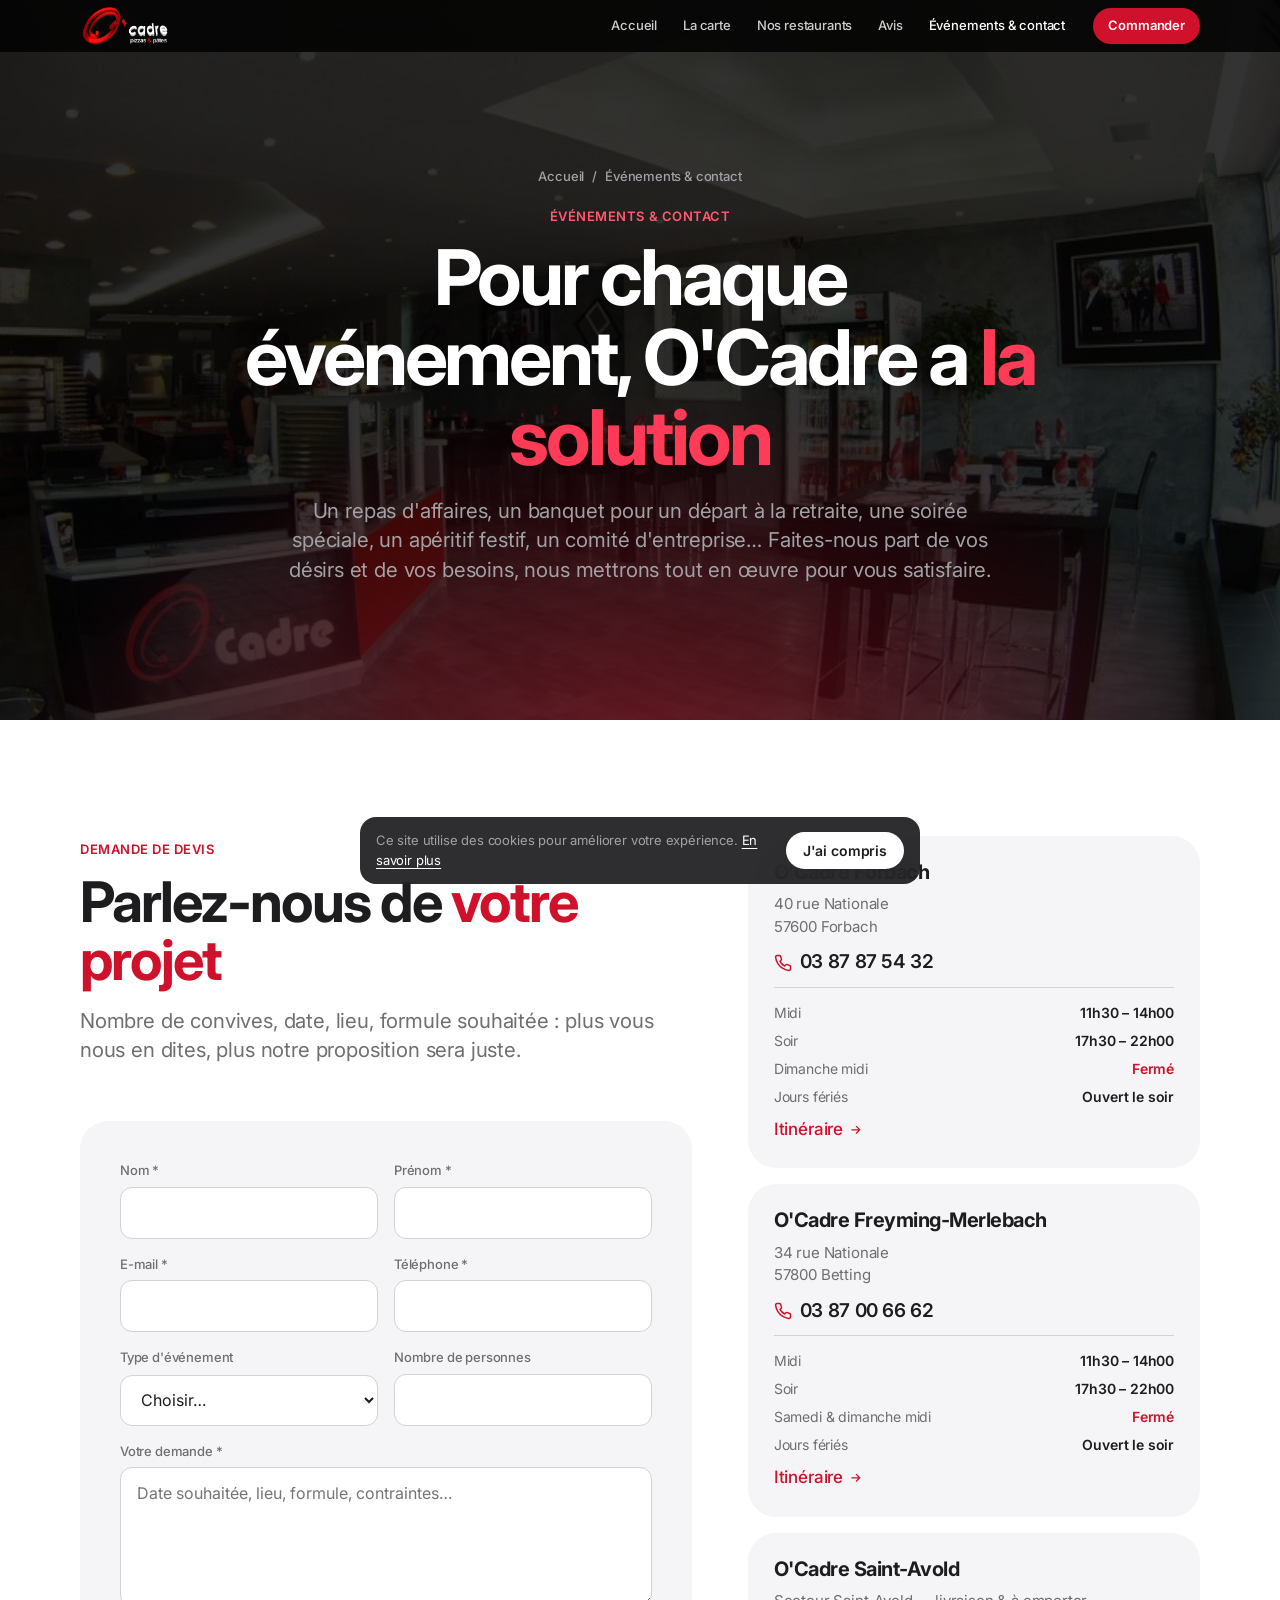
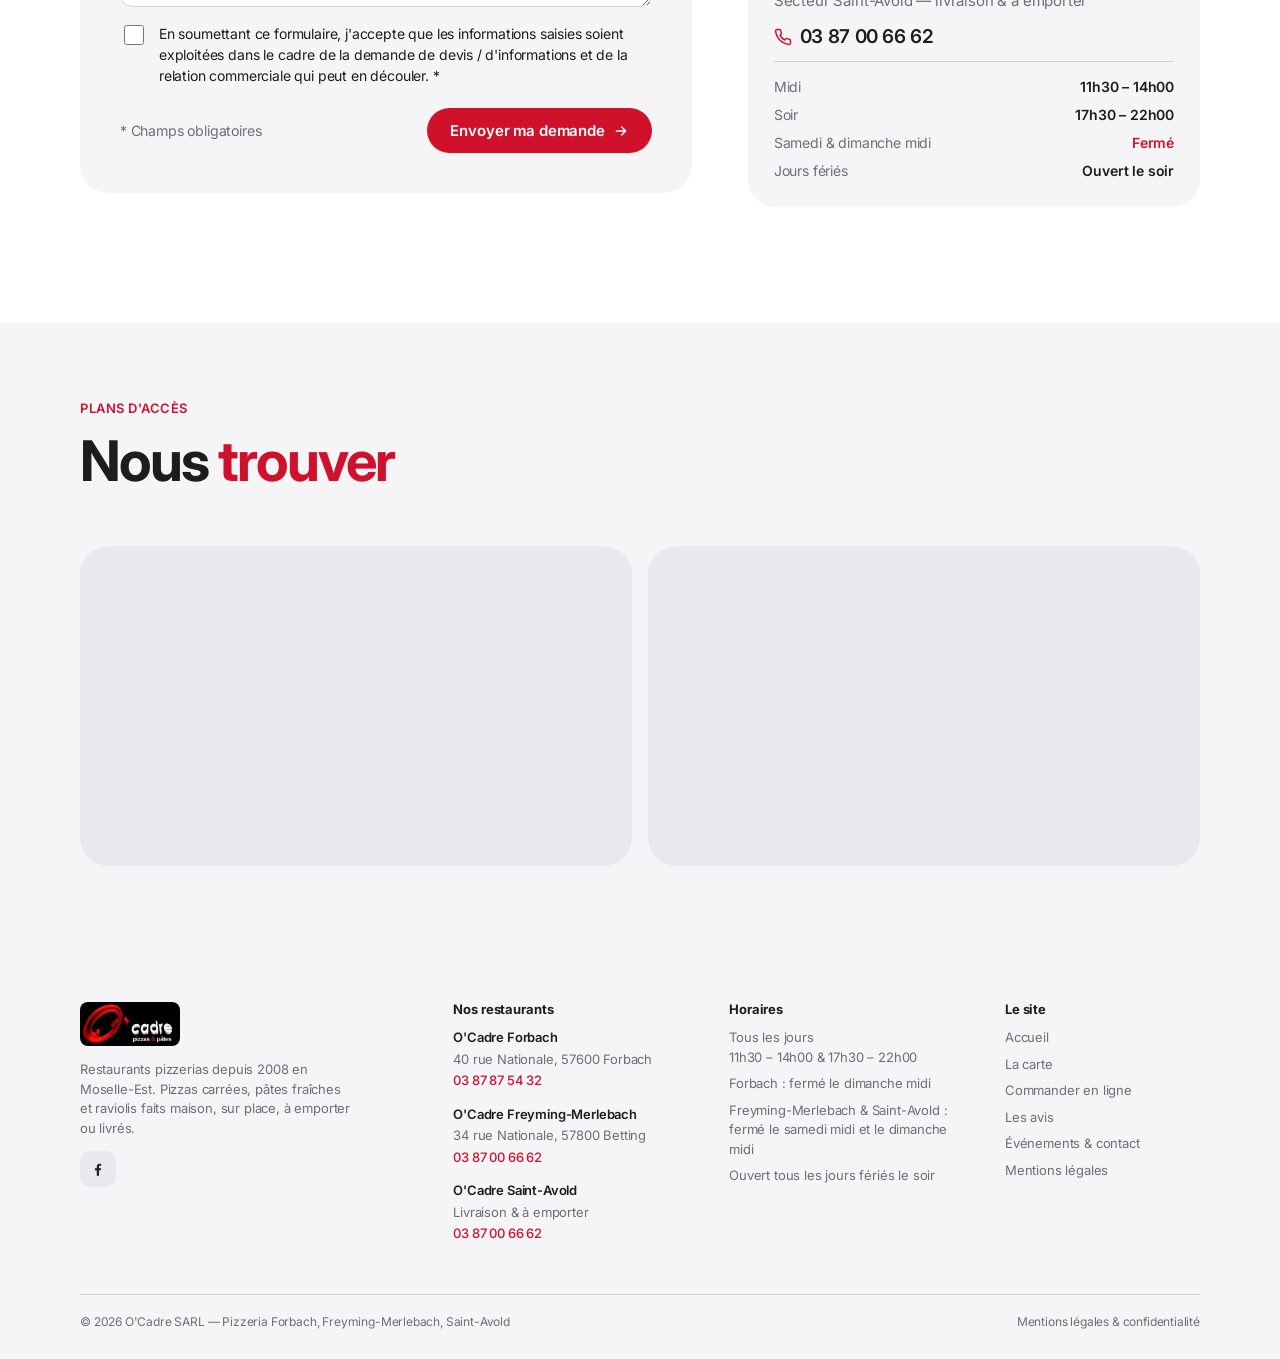
<file: contact.html>
<!DOCTYPE html>
<html lang="fr">
<head>
  <meta charset="utf-8">
  <meta name="viewport" content="width=device-width, initial-scale=1">
  <title>Événements &amp; contact — Pizzeria O'Cadre Forbach, Freyming-Merlebach, Saint-Avold</title>
  <meta name="description" content="Banquets, comités d'entreprise, repas d'affaires, apéritifs : O'Cadre a les solutions. Demandez un devis et retrouvez les coordonnées, horaires et plans d'accès de nos restaurants.">
  <link rel="canonical" href="https://ocadre.com/contact.html">
  <meta name="theme-color" content="#0f0f10">
  <meta property="og:type" content="website">
  <meta property="og:title" content="Événements &amp; contact — Pizzeria O'Cadre Forbach, Freyming-Merlebach, Saint-Avold">
  <meta property="og:description" content="Banquets, comités d'entreprise, repas d'affaires, apéritifs : O'Cadre a les solutions. Demandez un devis et retrouvez les coordonnées, horaires et plans d'accès de nos restaurants.">
  <meta property="og:image" content="https://ocadre.com/assets/img/hero.jpg">
  <meta property="og:locale" content="fr_FR">
  <link rel="icon" type="image/png" sizes="32x32" href="assets/img/favicon-32.png">
  <link rel="apple-touch-icon" href="assets/img/apple-touch-icon.png">
  <link rel="preconnect" href="https://fonts.googleapis.com">
  <link rel="preconnect" href="https://fonts.gstatic.com" crossorigin>
  <link href="https://fonts.googleapis.com/css2?family=Inter:wght@400;500;600;700&display=swap" rel="stylesheet">
  <link rel="stylesheet" href="assets/css/style.css">
</head>
<body class="">
<a class="skip-link" href="#main">Aller au contenu</a>
<header class="site-header">
  <div class="wrap">
    <a class="brand" href="index.html" aria-label="O'Cadre, pizzas et pâtes — accueil">
      <img src="assets/img/logo.png" alt="O'Cadre pizzas &amp; pâtes" width="578" height="255">
    </a>
    <button class="nav-toggle" type="button" aria-expanded="false" aria-controls="nav" aria-label="Ouvrir le menu">
      <span></span><span></span><span></span>
    </button>
    <nav class="nav" id="nav" aria-label="Navigation principale">
      <ul class="nav__links">
        <li><a href="index.html">Accueil</a></li>
        <li><a href="carte.html">La carte</a></li>
        <li><a href="index.html#restaurants">Nos restaurants</a></li>
        <li><a href="avis.html">Avis</a></li>
        <li><a href="contact.html">Événements &amp; contact</a></li>
      </ul>
      <a class="btn btn--primary btn--sm" href="commander.html">Commander</a>
    </nav>
  </div>
</header>
<main id="main">

<section class="page-hero">
  <div class="page-hero__bg"><img src="assets/img/interieur-2.jpg" alt="" width="800" height="552"></div>
  <div class="wrap">
    <nav class="crumbs" aria-label="Fil d'Ariane"><a href="index.html">Accueil</a><span>/</span><span>Événements &amp; contact</span></nav>
    <span class="eyebrow">Événements &amp; contact</span>
    <h1 class="title">Pour chaque événement, O'Cadre a <em>la solution</em></h1>
    <p class="lead">Un repas d'affaires, un banquet pour un départ à la retraite, une soirée spéciale, un apéritif festif, un comité d'entreprise… Faites-nous part de vos désirs et de vos besoins, nous mettrons tout en œuvre pour vous satisfaire.</p>
  </div>
</section>

<section class="section">
  <div class="wrap">
    <div class="contact-grid">
      <div>
        <div class="section-head reveal">
          <span class="eyebrow">Demande de devis</span>
          <h2 class="title">Parlez-nous de <em>votre projet</em></h2>
          <p class="lead">Nombre de convives, date, lieu, formule souhaitée : plus vous nous en dites, plus notre proposition sera juste.</p>
        </div>
        <form class="form-card form-grid reveal" data-form action="#" method="post" novalidate>
          <div class="field">
            <label for="c-nom">Nom *</label>
            <input id="c-nom" name="nom" type="text" autocomplete="family-name" required>
          </div>
          <div class="field">
            <label for="c-prenom">Prénom *</label>
            <input id="c-prenom" name="prenom" type="text" autocomplete="given-name" required>
          </div>
          <div class="field">
            <label for="c-email">E-mail *</label>
            <input id="c-email" name="email" type="email" autocomplete="email" required>
          </div>
          <div class="field">
            <label for="c-tel">Téléphone *</label>
            <input id="c-tel" name="telephone" type="tel" autocomplete="tel" required>
          </div>
          <div class="field">
            <label for="c-type">Type d'événement</label>
            <select id="c-type" name="type">
              <option value="">Choisir…</option>
              <option>Banquet / repas de famille</option>
              <option>Comité d'entreprise</option>
              <option>Repas d'affaires</option>
              <option>Apéritif festif</option>
              <option>Soirée spéciale</option>
              <option>Autre</option>
            </select>
          </div>
          <div class="field">
            <label for="c-personnes">Nombre de personnes</label>
            <input id="c-personnes" name="personnes" type="number" min="1" inputmode="numeric">
          </div>
          <div class="field field--full">
            <label for="c-message">Votre demande *</label>
            <textarea id="c-message" name="message" required minlength="10" placeholder="Date souhaitée, lieu, formule, contraintes…"></textarea>
          </div>
          <div class="field field--full field--check">
            <input id="c-rgpd" name="rgpd" type="checkbox" required>
            <label for="c-rgpd">En soumettant ce formulaire, j'accepte que les informations saisies soient exploitées dans le cadre de la demande de devis / d'informations et de la relation commerciale qui peut en découler. *</label>
          </div>
          <div class="form-msg" role="status" aria-live="polite"></div>
          <div class="form-foot">
            <small>* Champs obligatoires</small>
            <button class="btn btn--primary" type="submit">Envoyer ma demande <svg viewBox="0 0 24 24" fill="none" stroke="currentColor" stroke-width="2.2" stroke-linecap="round" stroke-linejoin="round" aria-hidden="true"><path d="M5 12h14M13 6l6 6-6 6"/></svg></button>
          </div>
        </form>
      </div>
      <aside class="contact-aside reveal">
        <div class="info-card">
          <h3>O'Cadre Forbach</h3>
          <address>40 rue Nationale<br>57600 Forbach</address>
          <a class="resto__phone" href="tel:+33387875432"><svg viewBox="0 0 24 24" fill="none" stroke="currentColor" stroke-width="2" stroke-linecap="round" stroke-linejoin="round" aria-hidden="true"><path d="M22 16.9v3a2 2 0 0 1-2.2 2 19.8 19.8 0 0 1-8.6-3.1 19.5 19.5 0 0 1-6-6A19.8 19.8 0 0 1 2.1 4.2 2 2 0 0 1 4.1 2h3a2 2 0 0 1 2 1.7c.1.9.4 1.8.7 2.7a2 2 0 0 1-.5 2.1L8 9.8a16 16 0 0 0 6.2 6.2l1.3-1.3a2 2 0 0 1 2.1-.5c.9.3 1.8.6 2.7.7a2 2 0 0 1 1.7 2z"/></svg> 03 87 87 54 32</a>
          <ul class="hours">
  <li><span>Midi</span><span>11h30 – 14h00</span></li>
  <li><span>Soir</span><span>17h30 – 22h00</span></li>
  <li class="closed"><span>Dimanche midi</span><span>Fermé</span></li>
  <li><span>Jours fériés</span><span>Ouvert le soir</span></li>
</ul>
          <a class="link-arrow" href="https://www.google.com/maps/search/?api=1&query=40+rue+Nationale+57600+Forbach" target="_blank" rel="noopener">Itinéraire <svg viewBox="0 0 24 24" fill="none" stroke="currentColor" stroke-width="2.2" stroke-linecap="round" stroke-linejoin="round" aria-hidden="true"><path d="M5 12h14M13 6l6 6-6 6"/></svg></a>
        </div>
        <div class="info-card">
          <h3>O'Cadre Freyming-Merlebach</h3>
          <address>34 rue Nationale<br>57800 Betting</address>
          <a class="resto__phone" href="tel:+33387006662"><svg viewBox="0 0 24 24" fill="none" stroke="currentColor" stroke-width="2" stroke-linecap="round" stroke-linejoin="round" aria-hidden="true"><path d="M22 16.9v3a2 2 0 0 1-2.2 2 19.8 19.8 0 0 1-8.6-3.1 19.5 19.5 0 0 1-6-6A19.8 19.8 0 0 1 2.1 4.2 2 2 0 0 1 4.1 2h3a2 2 0 0 1 2 1.7c.1.9.4 1.8.7 2.7a2 2 0 0 1-.5 2.1L8 9.8a16 16 0 0 0 6.2 6.2l1.3-1.3a2 2 0 0 1 2.1-.5c.9.3 1.8.6 2.7.7a2 2 0 0 1 1.7 2z"/></svg> 03 87 00 66 62</a>
          <ul class="hours">
  <li><span>Midi</span><span>11h30 – 14h00</span></li>
  <li><span>Soir</span><span>17h30 – 22h00</span></li>
  <li class="closed"><span>Samedi &amp; dimanche midi</span><span>Fermé</span></li>
  <li><span>Jours fériés</span><span>Ouvert le soir</span></li>
</ul>
          <a class="link-arrow" href="https://www.google.com/maps/search/?api=1&query=34+rue+Nationale+57800+Betting" target="_blank" rel="noopener">Itinéraire <svg viewBox="0 0 24 24" fill="none" stroke="currentColor" stroke-width="2.2" stroke-linecap="round" stroke-linejoin="round" aria-hidden="true"><path d="M5 12h14M13 6l6 6-6 6"/></svg></a>
        </div>
        <div class="info-card">
          <h3>O'Cadre Saint-Avold</h3>
          <address>Secteur Saint-Avold — livraison &amp; à emporter</address>
          <a class="resto__phone" href="tel:+33387006662"><svg viewBox="0 0 24 24" fill="none" stroke="currentColor" stroke-width="2" stroke-linecap="round" stroke-linejoin="round" aria-hidden="true"><path d="M22 16.9v3a2 2 0 0 1-2.2 2 19.8 19.8 0 0 1-8.6-3.1 19.5 19.5 0 0 1-6-6A19.8 19.8 0 0 1 2.1 4.2 2 2 0 0 1 4.1 2h3a2 2 0 0 1 2 1.7c.1.9.4 1.8.7 2.7a2 2 0 0 1-.5 2.1L8 9.8a16 16 0 0 0 6.2 6.2l1.3-1.3a2 2 0 0 1 2.1-.5c.9.3 1.8.6 2.7.7a2 2 0 0 1 1.7 2z"/></svg> 03 87 00 66 62</a>
          <ul class="hours">
  <li><span>Midi</span><span>11h30 – 14h00</span></li>
  <li><span>Soir</span><span>17h30 – 22h00</span></li>
  <li class="closed"><span>Samedi &amp; dimanche midi</span><span>Fermé</span></li>
  <li><span>Jours fériés</span><span>Ouvert le soir</span></li>
</ul>
        </div>
      </aside>
    </div>
  </div>
</section>

<section class="section section--cream section--tight">
  <div class="wrap">
    <div class="section-head reveal">
      <span class="eyebrow">Plans d'accès</span>
      <h2 class="title">Nous <em>trouver</em></h2>
    </div>
    <div class="maps-grid">
      <div class="map reveal">
        <iframe title="Plan d'accès O'Cadre Forbach" src="https://www.google.com/maps?q=40+rue+Nationale+57600+Forbach&amp;output=embed" loading="lazy" referrerpolicy="no-referrer-when-downgrade" allowfullscreen></iframe>
      </div>
      <div class="map reveal">
        <iframe title="Plan d'accès O'Cadre Betting" src="https://www.google.com/maps?q=34+rue+Nationale+57800+Betting&amp;output=embed" loading="lazy" referrerpolicy="no-referrer-when-downgrade" allowfullscreen></iframe>
      </div>
    </div>
  </div>
</section>
</main>
<footer class="site-footer">
  <div class="wrap">
    <div class="footer-grid">
      <div class="footer-brand">
        <img src="assets/img/logo.jpg" alt="O'Cadre pizzas &amp; pâtes" width="578" height="255">
        <p>Restaurants pizzerias depuis 2008 en Moselle-Est. Pizzas carrées, pâtes fraîches et raviolis faits maison, sur place, à emporter ou livrés.</p>
        <div class="footer-social">
          <a href="https://www.facebook.com/Ocadre-210727185610210/" target="_blank" rel="noopener" aria-label="O'Cadre sur Facebook"><svg viewBox="0 0 24 24" fill="currentColor" aria-hidden="true"><path d="M13.5 22v-8h2.7l.4-3.2h-3.1V8.8c0-.9.3-1.6 1.6-1.6h1.7V4.4c-.3 0-1.3-.1-2.5-.1-2.5 0-4.1 1.5-4.1 4.2v2.3H7.4V14h2.8v8z"/></svg></a>
        </div>
      </div>
      <div class="footer-col">
        <h3>Nos restaurants</h3>
        <div class="footer-resto">
          <strong>O'Cadre Forbach</strong>
          <span>40 rue Nationale, 57600 Forbach</span>
          <a href="tel:+33387875432">03 87 87 54 32</a>
        </div>
        <div class="footer-resto">
          <strong>O'Cadre Freyming-Merlebach</strong>
          <span>34 rue Nationale, 57800 Betting</span>
          <a href="tel:+33387006662">03 87 00 66 62</a>
        </div>
        <div class="footer-resto">
          <strong>O'Cadre Saint-Avold</strong>
          <span>Livraison &amp; à emporter</span>
          <a href="tel:+33387006662">03 87 00 66 62</a>
        </div>
      </div>
      <div class="footer-col">
        <h3>Horaires</h3>
        <ul>
          <li>Tous les jours<br>11h30 – 14h00 &amp; 17h30 – 22h00</li>
          <li>Forbach : fermé le dimanche midi</li>
          <li>Freyming-Merlebach &amp; Saint-Avold : fermé le samedi midi et le dimanche midi</li>
          <li>Ouvert tous les jours fériés le soir</li>
        </ul>
      </div>
      <div class="footer-col">
        <h3>Le site</h3>
        <ul>
          <li><a href="index.html">Accueil</a></li>
          <li><a href="carte.html">La carte</a></li>
          <li><a href="commander.html">Commander en ligne</a></li>
          <li><a href="avis.html">Les avis</a></li>
          <li><a href="contact.html">Événements &amp; contact</a></li>
          <li><a href="mentions-legales.html">Mentions légales</a></li>
        </ul>
      </div>
    </div>
    <div class="footer-bottom">
      <span>© <span data-year>2026</span> O'Cadre SARL — Pizzeria Forbach, Freyming-Merlebach, Saint-Avold</span>
      <a href="mentions-legales.html">Mentions légales &amp; confidentialité</a>
    </div>
  </div>
</footer>
<div class="mobile-bar">
  <a class="btn btn--primary" href="commander.html">Commander en ligne <svg viewBox="0 0 24 24" fill="none" stroke="currentColor" stroke-width="2.2" stroke-linecap="round" stroke-linejoin="round" aria-hidden="true"><path d="M5 12h14M13 6l6 6-6 6"/></svg></a>
  <a class="btn btn--ghost" href="tel:+33387006662" aria-label="Appeler O'Cadre"><svg viewBox="0 0 24 24" fill="none" stroke="currentColor" stroke-width="2" stroke-linecap="round" stroke-linejoin="round" aria-hidden="true"><path d="M22 16.9v3a2 2 0 0 1-2.2 2 19.8 19.8 0 0 1-8.6-3.1 19.5 19.5 0 0 1-6-6A19.8 19.8 0 0 1 2.1 4.2 2 2 0 0 1 4.1 2h3a2 2 0 0 1 2 1.7c.1.9.4 1.8.7 2.7a2 2 0 0 1-.5 2.1L8 9.8a16 16 0 0 0 6.2 6.2l1.3-1.3a2 2 0 0 1 2.1-.5c.9.3 1.8.6 2.7.7a2 2 0 0 1 1.7 2z"/></svg></a>
</div>
<div class="cookie" role="dialog" aria-label="Information sur les cookies">
  <p>Ce site utilise des cookies pour améliorer votre expérience. <a href="mentions-legales.html#confidentialite">En savoir plus</a></p>
  <button class="btn btn--dark btn--sm" type="button">J'ai compris</button>
</div>
<script src="assets/js/main.js" defer></script>
</body>
</html>
</file>
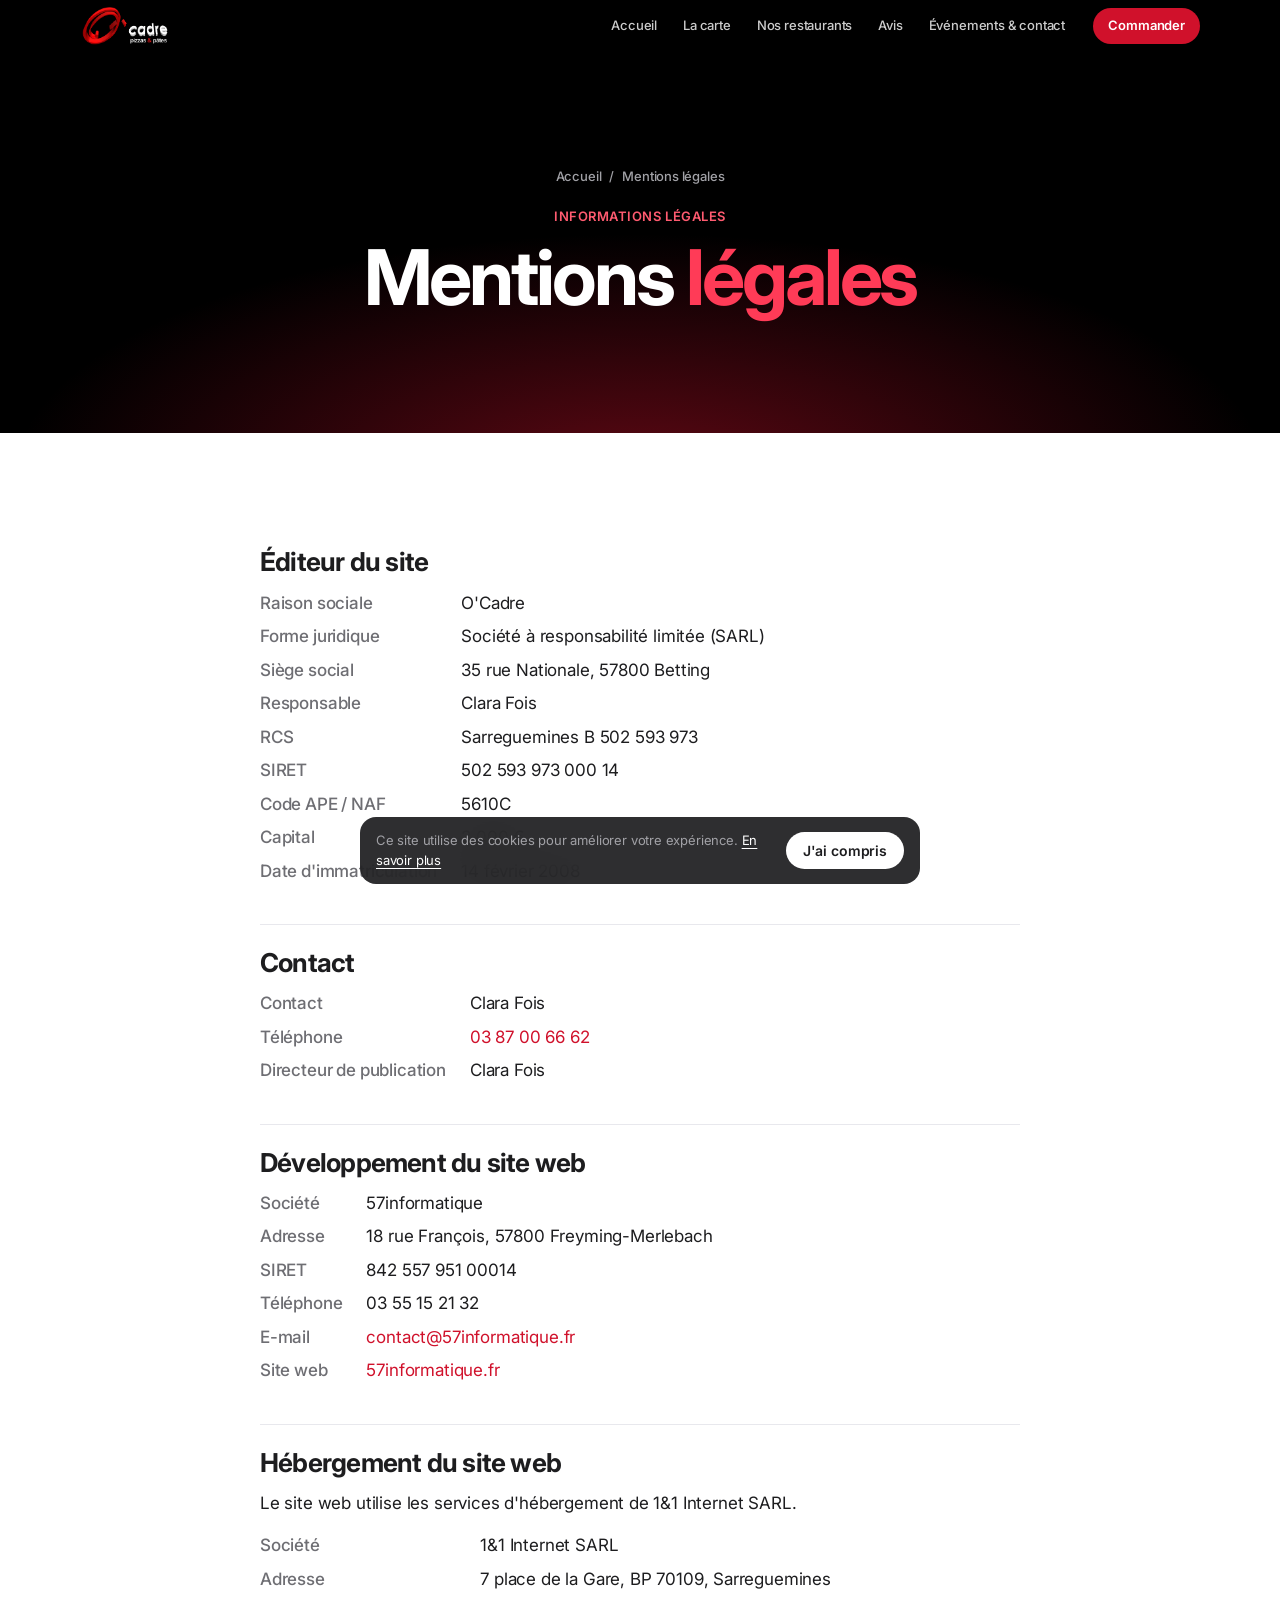
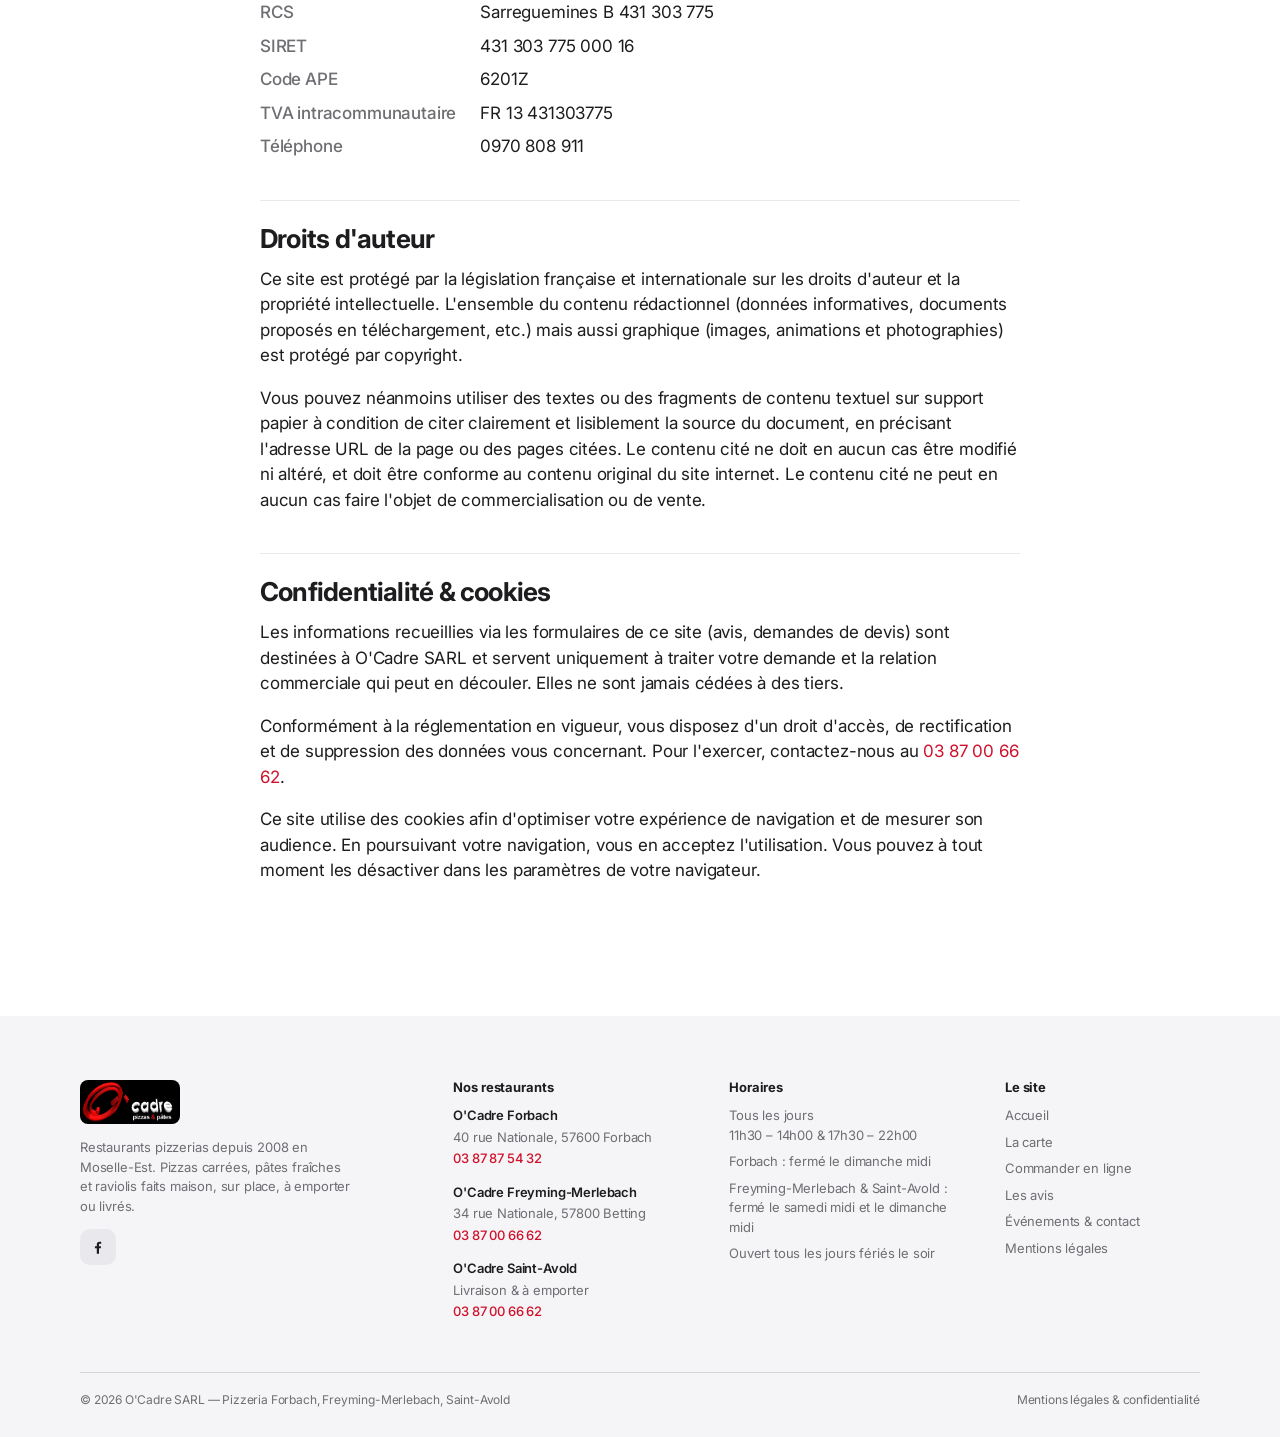
<file: mentions-legales.html>
<!DOCTYPE html>
<html lang="fr">
<head>
  <meta charset="utf-8">
  <meta name="viewport" content="width=device-width, initial-scale=1">
  <title>Mentions légales — Pizzeria O'Cadre</title>
  <meta name="description" content="Mentions légales, éditeur, hébergeur, droits d'auteur et politique de confidentialité du site des restaurants pizzerias O'Cadre.">
  <link rel="canonical" href="https://ocadre.com/mentions-legales.html">
  <meta name="theme-color" content="#0f0f10">
  <meta property="og:type" content="website">
  <meta property="og:title" content="Mentions légales — Pizzeria O'Cadre">
  <meta property="og:description" content="Mentions légales, éditeur, hébergeur, droits d'auteur et politique de confidentialité du site des restaurants pizzerias O'Cadre.">
  <meta property="og:image" content="https://ocadre.com/assets/img/hero.jpg">
  <meta property="og:locale" content="fr_FR">
  <link rel="icon" type="image/png" sizes="32x32" href="assets/img/favicon-32.png">
  <link rel="apple-touch-icon" href="assets/img/apple-touch-icon.png">
  <link rel="preconnect" href="https://fonts.googleapis.com">
  <link rel="preconnect" href="https://fonts.gstatic.com" crossorigin>
  <link href="https://fonts.googleapis.com/css2?family=Inter:wght@400;500;600;700&display=swap" rel="stylesheet">
  <link rel="stylesheet" href="assets/css/style.css">
</head>
<body class="">
<a class="skip-link" href="#main">Aller au contenu</a>
<header class="site-header">
  <div class="wrap">
    <a class="brand" href="index.html" aria-label="O'Cadre, pizzas et pâtes — accueil">
      <img src="assets/img/logo.png" alt="O'Cadre pizzas &amp; pâtes" width="578" height="255">
    </a>
    <button class="nav-toggle" type="button" aria-expanded="false" aria-controls="nav" aria-label="Ouvrir le menu">
      <span></span><span></span><span></span>
    </button>
    <nav class="nav" id="nav" aria-label="Navigation principale">
      <ul class="nav__links">
        <li><a href="index.html">Accueil</a></li>
        <li><a href="carte.html">La carte</a></li>
        <li><a href="index.html#restaurants">Nos restaurants</a></li>
        <li><a href="avis.html">Avis</a></li>
        <li><a href="contact.html">Événements &amp; contact</a></li>
      </ul>
      <a class="btn btn--primary btn--sm" href="commander.html">Commander</a>
    </nav>
  </div>
</header>
<main id="main">

<section class="page-hero">
  <div class="wrap">
    <nav class="crumbs" aria-label="Fil d'Ariane"><a href="index.html">Accueil</a><span>/</span><span>Mentions légales</span></nav>
    <span class="eyebrow">Informations légales</span>
    <h1 class="title">Mentions <em>légales</em></h1>
  </div>
</section>

<section class="section">
  <div class="wrap prose">
    <h2 id="editeur">Éditeur du site</h2>
    <dl>
      <dt>Raison sociale</dt><dd>O'Cadre</dd>
      <dt>Forme juridique</dt><dd>Société à responsabilité limitée (SARL)</dd>
      <dt>Siège social</dt><dd>35 rue Nationale, 57800 Betting</dd>
      <dt>Responsable</dt><dd>Clara Fois</dd>
      <dt>RCS</dt><dd>Sarreguemines B 502 593 973</dd>
      <dt>SIRET</dt><dd>502 593 973 000 14</dd>
      <dt>Code APE / NAF</dt><dd>5610C</dd>
      <dt>Capital</dt><dd>3 000 €</dd>
      <dt>Date d'immatriculation</dt><dd>14 février 2008</dd>
    </dl>

    <h2 id="contact">Contact</h2>
    <dl>
      <dt>Contact</dt><dd>Clara Fois</dd>
      <dt>Téléphone</dt><dd><a href="tel:+33387006662">03 87 00 66 62</a></dd>
      <dt>Directeur de publication</dt><dd>Clara Fois</dd>
    </dl>

    <h2 id="developpement">Développement du site web</h2>
    <dl>
      <dt>Société</dt><dd>57informatique</dd>
      <dt>Adresse</dt><dd>18 rue François, 57800 Freyming-Merlebach</dd>
      <dt>SIRET</dt><dd>842 557 951 00014</dd>
      <dt>Téléphone</dt><dd>03 55 15 21 32</dd>
      <dt>E-mail</dt><dd><a href="mailto:contact@57informatique.fr">contact@57informatique.fr</a></dd>
      <dt>Site web</dt><dd><a href="https://57informatique.fr/" target="_blank" rel="noopener">57informatique.fr</a></dd>
    </dl>

    <h2 id="hebergement">Hébergement du site web</h2>
    <p>Le site web utilise les services d'hébergement de 1&amp;1 Internet SARL.</p>
    <dl>
      <dt>Société</dt><dd>1&amp;1 Internet SARL</dd>
      <dt>Adresse</dt><dd>7 place de la Gare, BP 70109, Sarreguemines</dd>
      <dt>RCS</dt><dd>Sarreguemines B 431 303 775</dd>
      <dt>SIRET</dt><dd>431 303 775 000 16</dd>
      <dt>Code APE</dt><dd>6201Z</dd>
      <dt>TVA intracommunautaire</dt><dd>FR 13 431303775</dd>
      <dt>Téléphone</dt><dd>0970 808 911</dd>
    </dl>

    <h2 id="droits">Droits d'auteur</h2>
    <p>Ce site est protégé par la législation française et internationale sur les droits d'auteur et la propriété intellectuelle. L'ensemble du contenu rédactionnel (données informatives, documents proposés en téléchargement, etc.) mais aussi graphique (images, animations et photographies) est protégé par copyright.</p>
    <p>Vous pouvez néanmoins utiliser des textes ou des fragments de contenu textuel sur support papier à condition de citer clairement et lisiblement la source du document, en précisant l'adresse URL de la page ou des pages citées. Le contenu cité ne doit en aucun cas être modifié ni altéré, et doit être conforme au contenu original du site internet. Le contenu cité ne peut en aucun cas faire l'objet de commercialisation ou de vente.</p>

    <h2 id="confidentialite">Confidentialité &amp; cookies</h2>
    <p>Les informations recueillies via les formulaires de ce site (avis, demandes de devis) sont destinées à O'Cadre SARL et servent uniquement à traiter votre demande et la relation commerciale qui peut en découler. Elles ne sont jamais cédées à des tiers.</p>
    <p>Conformément à la réglementation en vigueur, vous disposez d'un droit d'accès, de rectification et de suppression des données vous concernant. Pour l'exercer, contactez-nous au <a href="tel:+33387006662">03 87 00 66 62</a>.</p>
    <p>Ce site utilise des cookies afin d'optimiser votre expérience de navigation et de mesurer son audience. En poursuivant votre navigation, vous en acceptez l'utilisation. Vous pouvez à tout moment les désactiver dans les paramètres de votre navigateur.</p>
  </div>
</section>
</main>
<footer class="site-footer">
  <div class="wrap">
    <div class="footer-grid">
      <div class="footer-brand">
        <img src="assets/img/logo.jpg" alt="O'Cadre pizzas &amp; pâtes" width="578" height="255">
        <p>Restaurants pizzerias depuis 2008 en Moselle-Est. Pizzas carrées, pâtes fraîches et raviolis faits maison, sur place, à emporter ou livrés.</p>
        <div class="footer-social">
          <a href="https://www.facebook.com/Ocadre-210727185610210/" target="_blank" rel="noopener" aria-label="O'Cadre sur Facebook"><svg viewBox="0 0 24 24" fill="currentColor" aria-hidden="true"><path d="M13.5 22v-8h2.7l.4-3.2h-3.1V8.8c0-.9.3-1.6 1.6-1.6h1.7V4.4c-.3 0-1.3-.1-2.5-.1-2.5 0-4.1 1.5-4.1 4.2v2.3H7.4V14h2.8v8z"/></svg></a>
        </div>
      </div>
      <div class="footer-col">
        <h3>Nos restaurants</h3>
        <div class="footer-resto">
          <strong>O'Cadre Forbach</strong>
          <span>40 rue Nationale, 57600 Forbach</span>
          <a href="tel:+33387875432">03 87 87 54 32</a>
        </div>
        <div class="footer-resto">
          <strong>O'Cadre Freyming-Merlebach</strong>
          <span>34 rue Nationale, 57800 Betting</span>
          <a href="tel:+33387006662">03 87 00 66 62</a>
        </div>
        <div class="footer-resto">
          <strong>O'Cadre Saint-Avold</strong>
          <span>Livraison &amp; à emporter</span>
          <a href="tel:+33387006662">03 87 00 66 62</a>
        </div>
      </div>
      <div class="footer-col">
        <h3>Horaires</h3>
        <ul>
          <li>Tous les jours<br>11h30 – 14h00 &amp; 17h30 – 22h00</li>
          <li>Forbach : fermé le dimanche midi</li>
          <li>Freyming-Merlebach &amp; Saint-Avold : fermé le samedi midi et le dimanche midi</li>
          <li>Ouvert tous les jours fériés le soir</li>
        </ul>
      </div>
      <div class="footer-col">
        <h3>Le site</h3>
        <ul>
          <li><a href="index.html">Accueil</a></li>
          <li><a href="carte.html">La carte</a></li>
          <li><a href="commander.html">Commander en ligne</a></li>
          <li><a href="avis.html">Les avis</a></li>
          <li><a href="contact.html">Événements &amp; contact</a></li>
          <li><a href="mentions-legales.html">Mentions légales</a></li>
        </ul>
      </div>
    </div>
    <div class="footer-bottom">
      <span>© <span data-year>2026</span> O'Cadre SARL — Pizzeria Forbach, Freyming-Merlebach, Saint-Avold</span>
      <a href="mentions-legales.html">Mentions légales &amp; confidentialité</a>
    </div>
  </div>
</footer>
<div class="mobile-bar">
  <a class="btn btn--primary" href="commander.html">Commander en ligne <svg viewBox="0 0 24 24" fill="none" stroke="currentColor" stroke-width="2.2" stroke-linecap="round" stroke-linejoin="round" aria-hidden="true"><path d="M5 12h14M13 6l6 6-6 6"/></svg></a>
  <a class="btn btn--ghost" href="tel:+33387006662" aria-label="Appeler O'Cadre"><svg viewBox="0 0 24 24" fill="none" stroke="currentColor" stroke-width="2" stroke-linecap="round" stroke-linejoin="round" aria-hidden="true"><path d="M22 16.9v3a2 2 0 0 1-2.2 2 19.8 19.8 0 0 1-8.6-3.1 19.5 19.5 0 0 1-6-6A19.8 19.8 0 0 1 2.1 4.2 2 2 0 0 1 4.1 2h3a2 2 0 0 1 2 1.7c.1.9.4 1.8.7 2.7a2 2 0 0 1-.5 2.1L8 9.8a16 16 0 0 0 6.2 6.2l1.3-1.3a2 2 0 0 1 2.1-.5c.9.3 1.8.6 2.7.7a2 2 0 0 1 1.7 2z"/></svg></a>
</div>
<div class="cookie" role="dialog" aria-label="Information sur les cookies">
  <p>Ce site utilise des cookies pour améliorer votre expérience. <a href="mentions-legales.html#confidentialite">En savoir plus</a></p>
  <button class="btn btn--dark btn--sm" type="button">J'ai compris</button>
</div>
<script src="assets/js/main.js" defer></script>
</body>
</html>
</file>
<file: assets/css/style.css>
/* ==========================================================================
   O'Cadre — Pizzas & Pâtes
   Direction artistique : minimalisme « keynote », noir / blanc / rouge signature.
   Typographie Inter, titres géants serrés, tuiles plates arrondies, nav fine givrée.
   ========================================================================== */

:root {
  --red: #d0112b;
  --red-hover: #b50e25;
  --red-glow: rgba(208, 17, 43, 0.55);
  --black: #000000;
  --ink: #1d1d1f;
  --gray-bg: #f5f5f7;
  --gray-2: #e8e8ed;
  --gray-3: #d2d2d7;
  --gray-text: #6e6e73;
  --on-dark-muted: #a1a1a6;
  --white: #ffffff;
  --ok: #30d158;
  --font: "Inter", -apple-system, BlinkMacSystemFont, "SF Pro Text", "Helvetica Neue", Arial, sans-serif;
  --radius-xl: 28px;
  --radius: 18px;
  --radius-sm: 12px;
  --nav-h: 52px;
  --header-h: 52px;
  --wrap: 1120px;
  --gutter: clamp(20px, 5vw, 48px);
  --ease: cubic-bezier(0.2, 0.7, 0.2, 1);
}

*,
*::before,
*::after {
  box-sizing: border-box;
}

html {
  scroll-behavior: smooth;
  -webkit-text-size-adjust: 100%;
}

body {
  margin: 0;
  font-family: var(--font);
  font-size: 17px;
  line-height: 1.5;
  letter-spacing: -0.01em;
  color: var(--ink);
  background: var(--white);
  -webkit-font-smoothing: antialiased;
  -moz-osx-font-smoothing: grayscale;
}

img {
  max-width: 100%;
  height: auto;
  display: block;
}

a {
  color: inherit;
  text-decoration: none;
}

h1,
h2,
h3,
h4 {
  margin: 0;
  font-weight: 700;
  line-height: 1.08;
  letter-spacing: -0.025em;
}

p {
  margin: 0 0 1em;
}

ul,
ol {
  margin: 0;
  padding: 0;
  list-style: none;
}

address {
  font-style: normal;
}

.wrap {
  width: min(var(--wrap), 100% - 2 * var(--gutter));
  margin-inline: auto;
}

.skip-link {
  position: absolute;
  left: -999px;
  top: 8px;
  background: var(--red);
  color: #fff;
  padding: 8px 14px;
  border-radius: 8px;
  z-index: 100;
}

.skip-link:focus {
  left: 8px;
}

.visually-hidden {
  position: absolute !important;
  width: 1px;
  height: 1px;
  overflow: hidden;
  clip: rect(0 0 0 0);
  white-space: nowrap;
}

/* ----- Typographie -------------------------------------------------------- */

.eyebrow {
  display: inline-block;
  font-size: 13px;
  font-weight: 600;
  letter-spacing: 0.04em;
  text-transform: uppercase;
  color: var(--red);
}

.headline {
  font-size: clamp(40px, 7vw, 92px);
  line-height: 1;
  letter-spacing: -0.04em;
  font-weight: 700;
  margin-top: 14px;
}

.headline--xl {
  font-size: clamp(48px, 9.5vw, 132px);
  letter-spacing: -0.045em;
  line-height: 0.96;
}

.headline em,
.title em {
  font-style: normal;
  color: var(--red);
}

.subhead {
  font-size: clamp(19px, 2.2vw, 28px);
  line-height: 1.3;
  font-weight: 500;
  letter-spacing: -0.015em;
  color: var(--gray-text);
  max-width: 34ch;
  margin: 22px auto 0;
}

.title {
  font-size: clamp(32px, 4.4vw, 56px);
  letter-spacing: -0.035em;
  line-height: 1.04;
  margin-top: 12px;
}

.lead {
  font-size: clamp(17px, 1.6vw, 21px);
  line-height: 1.45;
  color: var(--gray-text);
  max-width: 56ch;
}

.title + .lead {
  margin-top: 16px;
}

.section-head {
  max-width: 720px;
  margin-bottom: clamp(32px, 5vw, 56px);
}

.section-head--center {
  text-align: center;
  margin-inline: auto;
}

.section-head--center .lead {
  margin-inline: auto;
}

/* ----- Liens & boutons ---------------------------------------------------- */

.links {
  display: flex;
  flex-wrap: wrap;
  justify-content: center;
  align-items: center;
  gap: 10px 36px;
  margin-top: 28px;
  font-size: clamp(17px, 1.6vw, 21px);
  font-weight: 500;
}

.link-arrow,
.links a:not(.btn) {
  display: inline-flex;
  align-items: center;
  gap: 6px;
  color: var(--red);
  font-weight: 500;
}

.link-arrow svg,
.links a svg {
  width: 0.8em;
  height: 0.8em;
  transition: transform 0.25s var(--ease);
}

.link-arrow:hover,
.links a:not(.btn):hover {
  text-decoration: underline;
  text-underline-offset: 4px;
}

.link-arrow:hover svg,
.links a:hover svg {
  transform: translateX(3px);
}

.btn {
  display: inline-flex;
  align-items: center;
  justify-content: center;
  gap: 8px;
  padding: 12px 22px;
  border-radius: 999px;
  font-weight: 600;
  font-size: 15px;
  letter-spacing: -0.01em;
  border: 1.5px solid transparent;
  cursor: pointer;
  transition: transform 0.25s var(--ease), background 0.25s var(--ease), color 0.25s var(--ease), border-color 0.25s var(--ease);
  white-space: nowrap;
  font-family: inherit;
}

.btn:hover {
  transform: translateY(-1px);
}

.btn:focus-visible {
  outline: 3px solid rgba(208, 17, 43, 0.35);
  outline-offset: 2px;
}

.btn svg {
  width: 16px;
  height: 16px;
  flex: none;
}

.btn--primary {
  background: var(--red);
  color: #fff;
}

.btn--primary:hover {
  background: var(--red-hover);
}

.btn--dark {
  background: var(--ink);
  color: #fff;
}

.btn--dark:hover {
  background: #000;
}

.btn--ghost {
  border-color: rgba(255, 255, 255, 0.6);
  color: #fff;
}

.btn--ghost:hover {
  background: #fff;
  color: var(--ink);
}

.btn--outline {
  border-color: var(--gray-3);
  color: var(--ink);
  background: #fff;
}

.btn--outline:hover {
  border-color: var(--ink);
}

.btn--sm {
  padding: 9px 16px;
  font-size: 14px;
}

.btn--lg {
  padding: 15px 30px;
  font-size: 17px;
}

.btn:disabled {
  opacity: 0.45;
  cursor: not-allowed;
  transform: none;
}

/* ----- Navigation --------------------------------------------------------- */

.site-header {
  position: sticky;
  top: 0;
  z-index: 50;
  height: var(--nav-h);
  margin-bottom: calc(-1 * var(--nav-h));
  background: rgba(0, 0, 0, 0.8);
  backdrop-filter: saturate(180%) blur(20px);
  -webkit-backdrop-filter: saturate(180%) blur(20px);
  color: #fff;
}

.site-header .wrap {
  display: flex;
  align-items: center;
  justify-content: space-between;
  gap: 24px;
  height: 100%;
}

.brand img {
  height: 42px;
  width: auto;
}

.nav {
  display: flex;
  align-items: center;
  gap: 28px;
}

.nav__links {
  display: flex;
  gap: 26px;
  font-size: 13px;
  font-weight: 500;
}

.nav__links a {
  color: rgba(255, 255, 255, 0.8);
  transition: color 0.2s ease;
}

.nav__links a:hover,
.nav__links a[aria-current="page"] {
  color: #fff;
}

.nav .btn {
  padding: 7px 14px;
  font-size: 13px;
}

.nav-toggle {
  display: none;
  background: none;
  border: 0;
  color: #fff;
  width: 44px;
  height: 44px;
  cursor: pointer;
  border-radius: 10px;
  margin-right: -10px;
}

.nav-toggle span {
  display: block;
  width: 20px;
  height: 1.5px;
  background: currentColor;
  margin: 5px auto;
  transition: transform 0.25s var(--ease), opacity 0.25s var(--ease);
}

.nav-open .nav-toggle span:nth-child(1) {
  transform: translateY(6.5px) rotate(45deg);
}

.nav-open .nav-toggle span:nth-child(2) {
  opacity: 0;
}

.nav-open .nav-toggle span:nth-child(3) {
  transform: translateY(-6.5px) rotate(-45deg);
}

/* ----- Slides (accueil) --------------------------------------------------- */

.slide {
  padding: clamp(80px, 11vw, 150px) 0;
  text-align: center;
  overflow: hidden;
}

.slide--black {
  background: var(--black);
  color: #fff;
}

.slide--white {
  background: var(--white);
}

.slide--gray {
  background: var(--gray-bg);
}

.slide--red {
  background: radial-gradient(120% 90% at 50% 0%, #f0304c 0%, var(--red) 50%, #b30e26 100%);
  color: #fff;
}

.slide--black .subhead {
  color: var(--on-dark-muted);
}

.slide--red .subhead {
  color: rgba(255, 255, 255, 0.85);
}

.slide--red .eyebrow,
.slide--red .links a:not(.btn),
.slide--red .headline em {
  color: #fff;
}

.slide--black .eyebrow {
  color: #ff5b70;
}

.slide--black .headline em {
  color: #ff3b57;
}

.slide--black .links a:not(.btn) {
  color: #ff5b70;
}

/* Hero */

.hero-apple {
  padding-top: calc(clamp(80px, 11vw, 150px) + var(--nav-h));
  padding-bottom: 0;
}

.hero-apple .wrap {
  display: grid;
  justify-items: center;
}

.hero-status {
  display: inline-flex;
  align-items: center;
  gap: 8px;
  margin: 26px 0 0;
  font-size: 14px;
  font-weight: 500;
  color: var(--on-dark-muted);
}

.hero-status .dot {
  width: 8px;
  height: 8px;
  border-radius: 50%;
  background: var(--ok);
  box-shadow: 0 0 0 4px rgba(48, 209, 88, 0.2);
}

.product {
  position: relative;
  margin-top: clamp(40px, 6vw, 72px);
  width: min(900px, 100%);
}

.product::before {
  content: "";
  position: absolute;
  inset: -14% -24% -6% -24%;
  background: radial-gradient(closest-side, rgba(208, 17, 43, 0.85) 0%, rgba(208, 17, 43, 0.35) 55%, rgba(208, 17, 43, 0) 100%);
  filter: blur(50px);
  z-index: 0;
  pointer-events: none;
}

.product img {
  position: relative;
  z-index: 1;
  width: 100%;
  aspect-ratio: 16 / 9;
  object-fit: cover;
  object-position: center 62%;
  border-radius: var(--radius-xl) var(--radius-xl) 0 0;
}

.figure {
  margin: clamp(40px, 6vw, 64px) auto 0;
  width: min(560px, 100%);
}

.figure img {
  width: 100%;
  aspect-ratio: 4 / 3;
  object-fit: cover;
  border-radius: var(--radius-xl);
}

/* Statistiques */

.stats {
  display: grid;
  grid-template-columns: repeat(4, 1fr);
  gap: 16px;
  margin-top: clamp(40px, 6vw, 72px);
  text-align: left;
}

.stat {
  background: var(--gray-bg);
  border-radius: var(--radius-xl);
  padding: 30px 26px;
}

.stat strong {
  display: block;
  font-size: clamp(38px, 4.6vw, 60px);
  font-weight: 700;
  letter-spacing: -0.05em;
  line-height: 1;
  color: var(--red);
}

.stat span {
  display: block;
  margin-top: 12px;
  font-size: 15px;
  color: var(--gray-text);
  line-height: 1.4;
}

/* Bento / tuiles */

.bento {
  display: grid;
  grid-template-columns: repeat(2, 1fr);
  gap: 16px;
  margin-top: clamp(40px, 6vw, 72px);
  text-align: left;
}

.bento--3 {
  grid-template-columns: repeat(3, 1fr);
}

.tile {
  position: relative;
  display: grid;
  grid-template-rows: auto 1fr;
  background: var(--gray-bg);
  border-radius: var(--radius-xl);
  overflow: hidden;
  color: var(--ink);
  transition: transform 0.4s var(--ease);
}

a.tile:hover {
  transform: translateY(-4px);
}

.slide--red .tile,
.slide--gray .tile {
  background: #fff;
}

.tile--dark {
  background: var(--ink);
  color: #fff;
}

.tile__media {
  aspect-ratio: 4 / 3;
  overflow: hidden;
}

.tile__media img {
  width: 100%;
  height: 100%;
  object-fit: cover;
  transition: transform 0.8s var(--ease);
}

a.tile:hover .tile__media img {
  transform: scale(1.04);
}

.tile__body {
  padding: 24px 26px 28px;
  display: grid;
  gap: 8px;
  align-content: start;
}

.tile__body h3 {
  font-size: 22px;
  letter-spacing: -0.03em;
}

.tile__body p {
  margin: 0;
  color: var(--gray-text);
  font-size: 15px;
  line-height: 1.45;
}

.tile--dark .tile__body p {
  color: var(--on-dark-muted);
}

.tile__body .link-arrow {
  margin-top: 6px;
  font-size: 15px;
}

.tile__num {
  font-size: 13px;
  font-weight: 600;
  letter-spacing: 0.06em;
  color: var(--red);
}

.tile--dark .tile__num {
  color: #ff5b70;
}

.tile--step .tile__body {
  padding: 32px 30px 34px;
}

.tile--step h3 {
  font-size: 26px;
}

/* Restaurants */

.restos {
  display: grid;
  grid-template-columns: repeat(3, 1fr);
  gap: 16px;
  margin-top: clamp(40px, 6vw, 64px);
  text-align: left;
}

.resto {
  background: var(--gray-bg);
  border-radius: var(--radius-xl);
  padding: 30px 28px 28px;
  display: grid;
  gap: 16px;
  align-content: start;
}

.resto__head {
  display: grid;
  gap: 4px;
}

.resto__city {
  font-size: 13px;
  font-weight: 600;
  letter-spacing: 0.04em;
  text-transform: uppercase;
  color: var(--red);
}

.resto__name {
  font-size: 24px;
  letter-spacing: -0.03em;
}

.resto address {
  color: var(--gray-text);
  line-height: 1.45;
  font-size: 15px;
}

.resto__phone {
  display: inline-flex;
  align-items: center;
  gap: 8px;
  font-size: 21px;
  font-weight: 600;
  letter-spacing: -0.02em;
}

.resto__phone svg {
  width: 18px;
  height: 18px;
  color: var(--red);
}

.hours {
  display: grid;
  gap: 7px;
  font-size: 14px;
  padding-top: 14px;
  border-top: 1px solid var(--gray-3);
}

.hours li {
  display: flex;
  justify-content: space-between;
  gap: 16px;
  color: var(--gray-text);
}

.hours li span:last-child {
  text-align: right;
  font-weight: 600;
  color: var(--ink);
}

.hours .closed span:last-child {
  color: var(--red);
}

.resto__actions {
  display: flex;
  gap: 8px;
  flex-wrap: wrap;
}

.notice {
  margin: 28px auto 0;
  display: inline-flex;
  align-items: center;
  gap: 10px;
  padding: 10px 18px;
  border-radius: 999px;
  background: var(--gray-bg);
  color: var(--ink);
  font-weight: 500;
  font-size: 15px;
}

.notice svg {
  width: 18px;
  height: 18px;
  color: var(--red);
  flex: none;
}

/* Avis */

.score {
  font-size: clamp(96px, 17vw, 220px);
  font-weight: 700;
  letter-spacing: -0.06em;
  line-height: 1;
  margin: 10px 0 0.12em;
}

.score + .subhead {
  margin-top: 0;
}

.score small {
  font-size: 0.3em;
  letter-spacing: -0.03em;
  font-weight: 600;
  opacity: 0.75;
}

.reviews {
  display: grid;
  grid-template-columns: repeat(3, 1fr);
  gap: 16px;
  margin-top: clamp(40px, 6vw, 64px);
  text-align: left;
}

.review {
  background: #fff;
  border-radius: var(--radius-xl);
  padding: 28px;
  display: grid;
  gap: 14px;
  align-content: start;
  color: var(--ink);
}

.slide--red .review {
  background: rgba(255, 255, 255, 0.14);
  color: #fff;
}

.stars {
  display: inline-flex;
  gap: 2px;
  color: #ffb340;
}

.slide--red .stars {
  color: #fff;
}

.stars svg {
  width: 16px;
  height: 16px;
}

.review blockquote {
  margin: 0;
  font-size: 17px;
  line-height: 1.45;
  letter-spacing: -0.015em;
  font-weight: 500;
}

.review cite {
  font-style: normal;
  font-size: 14px;
  color: var(--gray-text);
}

.slide--red .review cite {
  color: rgba(255, 255, 255, 0.78);
}

.reviews--list {
  grid-template-columns: repeat(2, 1fr);
  margin-top: 0;
}

.rating-summary {
  display: flex;
  align-items: center;
  gap: 24px;
  padding: 24px 28px;
  background: #fff;
  border-radius: var(--radius-xl);
  margin-bottom: 16px;
  flex-wrap: wrap;
}

.rating-summary__score {
  font-size: 64px;
  font-weight: 700;
  letter-spacing: -0.05em;
  line-height: 1;
  color: var(--red);
}

.rating-summary__score small {
  font-size: 20px;
  color: var(--gray-text);
  font-weight: 600;
}

.rating-summary p {
  margin: 0;
  color: var(--gray-text);
}

/* CTA événements */

.cta {
  background: var(--black);
  color: #fff;
}

.cta .wrap {
  display: grid;
  grid-template-columns: 1.3fr 1fr;
  gap: 32px;
  align-items: center;
  padding: clamp(56px, 7vw, 96px) 0;
}

.cta h2 {
  font-size: clamp(30px, 4vw, 48px);
  letter-spacing: -0.035em;
  margin-top: 10px;
}

.cta p {
  color: var(--on-dark-muted);
  margin: 14px 0 0;
  max-width: 52ch;
  font-size: 18px;
}

.cta .eyebrow {
  color: #ff5b70;
}

.cta__actions {
  display: flex;
  gap: 12px;
  flex-wrap: wrap;
  justify-content: flex-end;
}

/* ----- Sections génériques (pages intérieures) ---------------------------- */

.section {
  padding: clamp(64px, 9vw, 120px) 0;
}

.section--cream,
.section--gray {
  background: var(--gray-bg);
}

.section--tight {
  padding: clamp(40px, 6vw, 72px) 0;
}

.page-hero {
  background: var(--black);
  color: #fff;
  text-align: center;
  position: relative;
  overflow: hidden;
  isolation: isolate;
}

.page-hero__bg {
  position: absolute;
  inset: 0;
  z-index: -2;
}

.page-hero__bg img {
  width: 100%;
  height: 100%;
  object-fit: cover;
  opacity: 0.2;
}

.page-hero::after {
  content: "";
  position: absolute;
  inset: 0;
  z-index: -1;
  background: radial-gradient(70% 80% at 50% 110%, rgba(208, 17, 43, 0.45), rgba(0, 0, 0, 0) 70%);
}

.page-hero .wrap {
  padding: calc(clamp(64px, 9vw, 120px) + var(--nav-h)) 0 clamp(64px, 9vw, 120px);
  display: grid;
  justify-items: center;
}

.page-hero .title {
  font-size: clamp(38px, 6vw, 80px);
  letter-spacing: -0.04em;
  max-width: 16ch;
}

.page-hero .title em {
  color: #ff3b57;
}

.page-hero .lead {
  color: var(--on-dark-muted);
  margin-top: 18px;
}

.page-hero .eyebrow {
  color: #ff5b70;
}

.crumbs {
  display: flex;
  gap: 8px;
  font-size: 13px;
  font-weight: 500;
  color: var(--on-dark-muted);
  margin-bottom: 20px;
}

.crumbs a:hover {
  color: #fff;
}

/* Secteurs */

.order-strip__grid {
  display: grid;
  grid-template-columns: repeat(3, 1fr);
  gap: 16px;
  text-align: left;
}

.sector {
  background: #fff;
  border-radius: var(--radius-xl);
  padding: 26px 26px 24px;
  display: grid;
  gap: 12px;
  transition: transform 0.3s var(--ease);
}

.sector:hover {
  transform: translateY(-3px);
}

.sector__top {
  display: flex;
  align-items: center;
  justify-content: space-between;
  gap: 12px;
}

.sector__name {
  font-size: 21px;
  letter-spacing: -0.03em;
}

.sector__tag {
  font-size: 11px;
  font-weight: 600;
  letter-spacing: 0.06em;
  text-transform: uppercase;
  color: var(--red);
  background: rgba(208, 17, 43, 0.1);
  padding: 5px 10px;
  border-radius: 999px;
}

.sector__addr {
  color: var(--gray-text);
  font-size: 14px;
  line-height: 1.5;
  margin: 0;
}

.sector__actions {
  display: flex;
  gap: 8px;
  flex-wrap: wrap;
}

.card__kicker {
  font-size: 13px;
  font-weight: 500;
  color: var(--gray-text);
}

/* Page carte */

.menu-nav {
  position: sticky;
  top: var(--nav-h);
  z-index: 20;
  background: rgba(255, 255, 255, 0.85);
  backdrop-filter: saturate(180%) blur(20px);
  -webkit-backdrop-filter: saturate(180%) blur(20px);
  border-bottom: 1px solid var(--gray-2);
}

.menu-nav .wrap {
  display: flex;
  gap: 4px;
  overflow-x: auto;
  padding: 10px 0;
  scrollbar-width: none;
}

.menu-nav .wrap::-webkit-scrollbar {
  display: none;
}

.menu-nav a {
  flex: none;
  padding: 7px 14px;
  border-radius: 999px;
  font-size: 13px;
  font-weight: 500;
  color: var(--gray-text);
  transition: background 0.2s ease, color 0.2s ease;
}

.menu-nav a:hover,
.menu-nav a.is-active {
  background: var(--ink);
  color: #fff;
}

.menu-section {
  padding: clamp(56px, 8vw, 100px) 0;
  scroll-margin-top: calc(var(--nav-h) + 60px);
}

.menu-section:nth-of-type(even) {
  background: var(--gray-bg);
}

.menu-section__grid {
  display: grid;
  grid-template-columns: 1fr 1.1fr;
  gap: clamp(28px, 5vw, 64px);
  align-items: center;
}

.menu-section:nth-of-type(even) .menu-section__grid > figure {
  order: 2;
}

.menu-section figure {
  margin: 0;
}

.menu-section figure img {
  border-radius: var(--radius-xl);
  aspect-ratio: 4 / 3;
  width: 100%;
  object-fit: cover;
}

.menu-section h2 {
  font-size: clamp(30px, 4vw, 52px);
  letter-spacing: -0.04em;
  margin-top: 10px;
}

.menu-section .lead {
  margin-top: 14px;
}

.chips {
  display: flex;
  flex-wrap: wrap;
  gap: 8px;
  margin-top: 20px;
}

.chips li {
  padding: 7px 13px;
  border-radius: 999px;
  background: var(--gray-bg);
  font-size: 14px;
  font-weight: 500;
}

.menu-section:nth-of-type(even) .chips li {
  background: #fff;
}

.steps {
  display: grid;
  grid-template-columns: repeat(3, 1fr);
  gap: 16px;
  counter-reset: step;
}

.step {
  background: #fff;
  border-radius: var(--radius-xl);
  padding: 28px;
}

.step::before {
  counter-increment: step;
  content: "0" counter(step);
  display: block;
  font-size: 13px;
  font-weight: 600;
  letter-spacing: 0.06em;
  color: var(--red);
  margin-bottom: 12px;
}

.step h3 {
  font-size: 20px;
  letter-spacing: -0.025em;
  margin-bottom: 8px;
}

.step p {
  color: var(--gray-text);
  font-size: 15px;
  margin: 0;
}

/* Formulaires */

.form-card {
  background: var(--gray-bg);
  border-radius: var(--radius-xl);
  padding: clamp(24px, 4vw, 40px);
}

.form-grid {
  display: grid;
  grid-template-columns: 1fr 1fr;
  gap: 16px;
}

.field {
  display: grid;
  gap: 6px;
}

.field--full {
  grid-column: 1 / -1;
}

.field label {
  font-size: 13px;
  font-weight: 500;
  color: var(--gray-text);
}

.field input,
.field select,
.field textarea {
  font: inherit;
  font-size: 16px;
  padding: 13px 16px;
  border-radius: var(--radius-sm);
  border: 1px solid var(--gray-3);
  background: #fff;
  color: var(--ink);
  transition: border-color 0.2s ease, box-shadow 0.2s ease;
  width: 100%;
}

.field textarea {
  min-height: 140px;
  resize: vertical;
}

.field input:focus,
.field select:focus,
.field textarea:focus {
  outline: none;
  border-color: var(--red);
  box-shadow: 0 0 0 4px rgba(208, 17, 43, 0.15);
}

.field--check {
  grid-template-columns: auto 1fr;
  align-items: start;
  gap: 12px;
}

.field--check input {
  width: 20px;
  height: 20px;
  margin-top: 2px;
  accent-color: var(--red);
}

.field--check label {
  font-weight: 400;
  font-size: 14px;
  line-height: 1.5;
  color: var(--ink);
}

.form-foot {
  grid-column: 1 / -1;
  display: flex;
  align-items: center;
  justify-content: space-between;
  gap: 16px;
  flex-wrap: wrap;
  margin-top: 6px;
}

.form-foot small {
  color: var(--gray-text);
}

.form-msg {
  grid-column: 1 / -1;
  padding: 14px 18px;
  border-radius: var(--radius-sm);
  font-weight: 500;
  display: none;
}

.form-msg.is-ok {
  display: block;
  background: rgba(48, 209, 88, 0.15);
  color: #1b7a38;
}

.form-msg.is-err {
  display: block;
  background: rgba(208, 17, 43, 0.1);
  color: var(--red);
}

.star-input {
  display: flex;
  flex-direction: row-reverse;
  justify-content: flex-end;
  gap: 4px;
}

.star-input input {
  position: absolute;
  opacity: 0;
  width: 1px;
  height: 1px;
}

.star-input label {
  cursor: pointer;
  color: var(--gray-3);
  padding: 2px;
}

.star-input label svg {
  width: 30px;
  height: 30px;
}

.star-input input:checked ~ label,
.star-input label:hover,
.star-input label:hover ~ label {
  color: #ffb340;
}

.star-input input:focus-visible + label {
  outline: 2px solid var(--red);
  border-radius: 6px;
}

/* Contact */

.contact-grid {
  display: grid;
  grid-template-columns: 1.15fr 0.85fr;
  gap: clamp(28px, 5vw, 56px);
  align-items: start;
}

.contact-aside {
  display: grid;
  gap: 16px;
}

.info-card {
  background: var(--gray-bg);
  border-radius: var(--radius-xl);
  padding: 26px;
  display: grid;
  gap: 10px;
}

.info-card h3 {
  font-size: 20px;
  letter-spacing: -0.025em;
}

.info-card .resto__phone {
  font-size: 19px;
}

.info-card address {
  color: var(--gray-text);
  font-size: 15px;
}

.map {
  border-radius: var(--radius-xl);
  overflow: hidden;
  background: var(--gray-2);
}

.map iframe {
  display: block;
  width: 100%;
  height: 320px;
  border: 0;
}

.maps-grid {
  display: grid;
  grid-template-columns: repeat(2, 1fr);
  gap: 16px;
}

/* Mentions légales */

.prose {
  max-width: 760px;
}

.prose h2 {
  font-size: 26px;
  letter-spacing: -0.03em;
  margin: 40px 0 14px;
  padding-top: 24px;
  border-top: 1px solid var(--gray-2);
}

.prose h2:first-child {
  margin-top: 0;
  border: 0;
  padding: 0;
}

.prose dl {
  display: grid;
  grid-template-columns: max-content 1fr;
  gap: 8px 24px;
  margin: 0 0 1em;
}

.prose dt {
  font-weight: 500;
  color: var(--gray-text);
}

.prose dd {
  margin: 0;
}

.prose a {
  color: var(--red);
}

/* ----- Pied de page ------------------------------------------------------- */

.site-footer {
  background: var(--gray-bg);
  color: var(--gray-text);
  padding: clamp(40px, 6vw, 64px) 0 28px;
  font-size: 13px;
}

.footer-grid {
  display: grid;
  grid-template-columns: 1.4fr 1fr 1fr 0.8fr;
  gap: 32px;
}

.footer-brand img {
  height: 44px;
  width: auto;
  margin-bottom: 14px;
  border-radius: 8px;
}

.footer-brand p {
  max-width: 34ch;
}

.footer-social {
  display: flex;
  gap: 8px;
  margin-top: 8px;
}

.footer-social a {
  width: 36px;
  height: 36px;
  border-radius: 10px;
  display: grid;
  place-items: center;
  background: var(--gray-2);
  color: var(--ink);
  transition: background 0.2s ease, color 0.2s ease;
}

.footer-social a:hover {
  background: var(--red);
  color: #fff;
}

.footer-social svg {
  width: 16px;
  height: 16px;
}

.site-footer h3 {
  font-size: 13px;
  letter-spacing: -0.01em;
  color: var(--ink);
  margin-bottom: 12px;
}

.footer-col ul {
  display: grid;
  gap: 7px;
}

.footer-col a:hover {
  color: var(--ink);
  text-decoration: underline;
}

.footer-resto {
  display: grid;
  gap: 2px;
  margin-bottom: 14px;
}

.footer-resto strong {
  color: var(--ink);
  font-weight: 600;
}

.footer-resto a {
  color: var(--red);
  font-weight: 500;
}

.footer-bottom {
  margin-top: 36px;
  padding-top: 18px;
  border-top: 1px solid var(--gray-3);
  display: flex;
  justify-content: space-between;
  gap: 16px;
  flex-wrap: wrap;
  font-size: 12px;
}

.footer-bottom a:hover {
  color: var(--ink);
}

/* ----- Cookies ------------------------------------------------------------ */

.cookie {
  position: fixed;
  inset: auto 16px 16px 16px;
  z-index: 60;
  max-width: 560px;
  margin-inline: auto;
  background: rgba(29, 29, 31, 0.92);
  backdrop-filter: blur(20px);
  -webkit-backdrop-filter: blur(20px);
  color: #fff;
  border-radius: 16px;
  padding: 14px 16px;
  display: none;
  align-items: center;
  gap: 16px;
  font-size: 13px;
}

.cookie.is-visible {
  display: flex;
}

.cookie p {
  margin: 0;
  color: var(--on-dark-muted);
}

.cookie a {
  color: #fff;
  text-decoration: underline;
  text-underline-offset: 3px;
}

.cookie .btn {
  background: #fff;
  color: var(--ink);
}

/* ----- Apparition ----------------------------------------------------------- */

.reveal {
  opacity: 0;
  transform: translateY(24px);
  transition: opacity 0.9s var(--ease), transform 0.9s var(--ease);
}

.reveal.is-in {
  opacity: 1;
  transform: none;
}

@media (prefers-reduced-motion: reduce) {
  .reveal {
    opacity: 1;
    transform: none;
    transition: none;
  }

  html {
    scroll-behavior: auto;
  }
}

/* ==========================================================================
   Commande en ligne (commander.html)
   ========================================================================== */

.order-hero {
  background: var(--black);
  color: #fff;
  padding: calc(clamp(32px, 5vw, 56px) + var(--nav-h)) 0 0;
  text-align: center;
}

.order-hero .wrap {
  display: grid;
  gap: 22px;
  justify-items: center;
}

.order-hero h1 {
  font-size: clamp(34px, 5.5vw, 64px);
  letter-spacing: -0.04em;
  margin-top: 10px;
}

.order-hero h1 em {
  font-style: normal;
  color: #ff3b57;
}

.order-hero .eyebrow {
  color: #ff5b70;
}

.stepper {
  display: flex;
  width: 100%;
  counter-reset: st;
  border-top: 1px solid rgba(255, 255, 255, 0.12);
  overflow-x: auto;
  scrollbar-width: none;
}

.stepper::-webkit-scrollbar {
  display: none;
}

.stepper li {
  flex: 1 0 auto;
  display: flex;
  align-items: center;
  justify-content: center;
  gap: 10px;
  padding: 14px 18px;
  font-size: 13px;
  font-weight: 500;
  color: rgba(255, 255, 255, 0.45);
  white-space: nowrap;
  border-bottom: 2px solid transparent;
}

.stepper li::before {
  counter-increment: st;
  content: counter(st);
  width: 24px;
  height: 24px;
  border-radius: 50%;
  display: grid;
  place-items: center;
  background: rgba(255, 255, 255, 0.1);
  font-size: 12px;
}

.stepper li.is-current {
  color: #fff;
  border-bottom-color: var(--red);
}

.stepper li.is-current::before {
  background: var(--red);
}

.stepper li.is-done {
  color: rgba(255, 255, 255, 0.8);
}

.stepper li.is-done::before {
  content: "✓";
  background: var(--ok);
  color: #000;
}

.tarifs-notice {
  background: #fff3cd;
  color: #7a4b00;
  font-size: 13px;
  font-weight: 500;
  text-align: center;
  padding: 8px var(--gutter);
  margin: 0;
}

.order-layout {
  display: grid;
  grid-template-columns: minmax(0, 1fr) 360px;
  gap: clamp(24px, 4vw, 48px);
  align-items: start;
  padding: clamp(28px, 4vw, 48px) 0 120px;
}

.order-main {
  min-width: 0;
}

.etape {
  background: var(--gray-bg);
  border-radius: var(--radius-xl);
  padding: clamp(22px, 3vw, 34px);
  margin-bottom: 28px;
  scroll-margin-top: 90px;
}

.etape__head {
  display: flex;
  align-items: baseline;
  justify-content: space-between;
  gap: 16px;
  flex-wrap: wrap;
  margin-bottom: 18px;
}

.etape__head h2 {
  font-size: 26px;
  letter-spacing: -0.03em;
}

.etape__head p {
  margin: 0;
  color: var(--gray-text);
  font-size: 14px;
}

.mode-toggle {
  display: inline-flex;
  padding: 4px;
  border-radius: 999px;
  background: var(--gray-2);
  gap: 4px;
  margin-bottom: 18px;
}

.mode-pick {
  border: 0;
  background: transparent;
  font: inherit;
  font-weight: 500;
  font-size: 14px;
  padding: 9px 18px;
  border-radius: 999px;
  cursor: pointer;
  color: var(--gray-text);
  display: inline-flex;
  align-items: center;
  gap: 8px;
}

.mode-pick svg {
  width: 18px;
  height: 18px;
}

.mode-pick.is-active {
  background: #fff;
  color: var(--ink);
  box-shadow: 0 1px 4px rgba(0, 0, 0, 0.12);
}

.cp-row {
  display: grid;
  gap: 6px;
  margin-bottom: 18px;
}

.cp-row input {
  font: inherit;
  font-size: 16px;
  padding: 13px 16px;
  border-radius: var(--radius-sm);
  border: 1px solid var(--gray-3);
  max-width: 420px;
  background: #fff;
}

.cp-row input:focus {
  outline: none;
  border-color: var(--red);
  box-shadow: 0 0 0 4px rgba(208, 17, 43, 0.15);
}

.cp-msg {
  font-size: 14px;
  font-weight: 500;
  min-height: 1.4em;
}

.cp-msg.is-ok {
  color: #1b7a38;
}

.cp-msg.is-err {
  color: var(--red);
}

.sector-grid {
  display: grid;
  grid-template-columns: repeat(3, 1fr);
  gap: 10px;
}

.sector-pick {
  position: relative;
  text-align: left;
  font: inherit;
  cursor: pointer;
  background: #fff;
  border: 2px solid transparent;
  border-radius: var(--radius);
  padding: 14px 40px 14px 16px;
  display: grid;
  gap: 2px;
  transition: border-color 0.2s ease;
}

.sector-pick:hover {
  border-color: var(--gray-3);
}

.sector-pick.is-active {
  border-color: var(--red);
}

.sector-pick__name {
  font-weight: 600;
  font-size: 16px;
  letter-spacing: -0.02em;
}

.sector-pick__sub {
  font-size: 13px;
  color: var(--gray-text);
}

.sector-pick__check {
  position: absolute;
  right: 12px;
  top: 12px;
  width: 22px;
  height: 22px;
  border-radius: 50%;
  display: grid;
  place-items: center;
  font-size: 12px;
  background: var(--red);
  color: #fff;
  opacity: 0;
  transition: opacity 0.2s ease;
}

.sector-pick.is-active .sector-pick__check {
  opacity: 1;
}

.secteur-info {
  margin-top: 18px;
  padding: 16px 18px;
  border-radius: var(--radius);
  background: #fff;
  font-size: 14px;
}

.secteur-info p {
  margin: 4px 0 0;
  color: var(--gray-text);
}

.secteur-info a {
  color: var(--red);
  font-weight: 500;
}

.secteur-info__head {
  display: flex;
  align-items: center;
  justify-content: space-between;
  gap: 12px;
  flex-wrap: wrap;
}

.pill {
  font-size: 11px;
  font-weight: 600;
  letter-spacing: 0.06em;
  text-transform: uppercase;
  padding: 4px 10px;
  border-radius: 999px;
}

.pill--ok {
  background: rgba(48, 209, 88, 0.15);
  color: #1b7a38;
}

.pill--off {
  background: rgba(208, 17, 43, 0.1);
  color: var(--red);
}

.etape__foot {
  margin-top: 20px;
  display: flex;
  justify-content: flex-end;
}

.carte-tools {
  position: sticky;
  top: var(--nav-h);
  z-index: 15;
  background: rgba(255, 255, 255, 0.86);
  backdrop-filter: saturate(180%) blur(20px);
  -webkit-backdrop-filter: saturate(180%) blur(20px);
  border-bottom: 1px solid var(--gray-2);
  margin: 0 calc(-1 * var(--gutter));
  padding: 10px var(--gutter);
  display: grid;
  gap: 8px;
}

.carte-tools input {
  font: inherit;
  font-size: 15px;
  padding: 10px 14px 10px 38px;
  border-radius: 999px;
  border: 1px solid transparent;
  width: 100%;
  max-width: 420px;
  background: var(--gray-bg) url("data:image/svg+xml;charset=utf-8,%3Csvg xmlns='http://www.w3.org/2000/svg' viewBox='0 0 24 24' fill='none' stroke='%236e6e73' stroke-width='2'%3E%3Ccircle cx='11' cy='11' r='7'/%3E%3Cpath d='m20 20-4-4'/%3E%3C/svg%3E") 12px center / 18px no-repeat;
}

.carte-tools input:focus {
  outline: none;
  border-color: var(--red);
  background-color: #fff;
}

.carte-nav {
  display: flex;
  gap: 4px;
  overflow-x: auto;
  scrollbar-width: none;
}

.carte-nav::-webkit-scrollbar {
  display: none;
}

.carte-nav a {
  flex: none;
  padding: 7px 14px;
  border-radius: 999px;
  font-size: 13px;
  font-weight: 500;
  color: var(--gray-text);
}

.carte-nav a:hover,
.carte-nav a.is-active {
  background: var(--ink);
  color: #fff;
}

.cat {
  padding: 32px 0 8px;
  scroll-margin-top: 150px;
}

.cat__head {
  display: flex;
  align-items: baseline;
  gap: 14px;
  flex-wrap: wrap;
  margin-bottom: 14px;
}

.cat__head h2 {
  font-size: 32px;
  letter-spacing: -0.04em;
}

.cat__head p {
  margin: 0;
  color: var(--gray-text);
  font-size: 14px;
}

.items {
  display: grid;
  grid-template-columns: repeat(2, 1fr);
  gap: 12px;
}

.item {
  background: var(--gray-bg);
  border-radius: var(--radius);
  padding: 18px;
  transition: transform 0.3s var(--ease);
}

.item:hover {
  transform: translateY(-2px);
}

.item__top {
  display: flex;
  justify-content: space-between;
  gap: 12px;
  align-items: baseline;
}

.item__name {
  font-size: 17px;
  letter-spacing: -0.02em;
}

.item__price {
  font-weight: 600;
  white-space: nowrap;
}

.item__desc {
  color: var(--gray-text);
  font-size: 14px;
  margin: 6px 0 12px;
  line-height: 1.45;
}

.item__foot {
  display: flex;
  align-items: center;
  gap: 8px;
  flex-wrap: wrap;
}

.item__foot .btn {
  margin-left: auto;
}

.badge {
  font-size: 11px;
  font-weight: 600;
  letter-spacing: 0.04em;
  text-transform: uppercase;
  padding: 4px 8px;
  border-radius: 6px;
}

.badge--hot {
  background: rgba(208, 17, 43, 0.1);
  color: var(--red);
}

.badge--veg {
  background: rgba(48, 209, 88, 0.15);
  color: #1b7a38;
}

.badge--spicy {
  background: #fff3cd;
  color: #7a4b00;
}

.panier {
  position: sticky;
  top: calc(var(--nav-h) + 16px);
  background: var(--gray-bg);
  border-radius: var(--radius-xl);
  display: flex;
  flex-direction: column;
  max-height: calc(100vh - var(--nav-h) - 32px);
}

.panier__head {
  display: flex;
  align-items: center;
  justify-content: space-between;
  padding: 18px 20px;
  border-bottom: 1px solid var(--gray-3);
}

.panier__head h2 {
  font-size: 20px;
  letter-spacing: -0.025em;
  display: flex;
  align-items: center;
  gap: 8px;
}

.panier__head h2 span {
  background: var(--red);
  color: #fff;
  font-size: 12px;
  letter-spacing: 0;
  min-width: 22px;
  height: 22px;
  padding: 0 6px;
  border-radius: 999px;
  display: grid;
  place-items: center;
}

.panier__head small {
  color: var(--gray-text);
  font-size: 12px;
}

#panier-fermer {
  display: none;
  background: none;
  border: 0;
  font-size: 22px;
  cursor: pointer;
  line-height: 1;
}

.panier__body {
  padding: 8px 20px;
  overflow-y: auto;
  flex: 1;
}

.panier__vide {
  color: var(--gray-text);
  font-size: 14px;
  padding: 14px 0;
}

.ligne {
  display: grid;
  grid-template-columns: 1fr auto auto;
  gap: 10px;
  align-items: center;
  padding: 12px 0;
  border-bottom: 1px solid var(--gray-3);
  font-size: 14px;
}

.ligne__info {
  display: grid;
  gap: 2px;
  min-width: 0;
}

.ligne__info strong {
  font-weight: 600;
}

.ligne__opt {
  color: var(--gray-text);
  font-size: 12.5px;
}

.ligne__qty {
  display: inline-flex;
  align-items: center;
  gap: 6px;
}

.ligne__qty button {
  width: 26px;
  height: 26px;
  border-radius: 50%;
  border: 0;
  background: #fff;
  cursor: pointer;
  font-size: 15px;
  line-height: 1;
}

.ligne__qty span {
  min-width: 18px;
  text-align: center;
  font-weight: 600;
}

.ligne__prix {
  font-weight: 600;
  white-space: nowrap;
}

.suggestions {
  padding: 12px 0 4px;
}

.suggestions p {
  margin: 0 0 8px;
  font-size: 13px;
  font-weight: 600;
}

.sugg {
  display: grid;
  gap: 6px;
}

.sugg button {
  display: flex;
  justify-content: space-between;
  font: inherit;
  font-size: 13px;
  padding: 9px 12px;
  border-radius: 10px;
  border: 0;
  background: #fff;
  cursor: pointer;
}

.sugg button:hover {
  box-shadow: 0 0 0 1.5px var(--red) inset;
}

.sugg em {
  font-style: normal;
  font-weight: 600;
  color: var(--red);
}

.panier__foot {
  padding: 14px 20px 20px;
  border-top: 1px solid var(--gray-3);
  display: grid;
  gap: 8px;
}

.panier__foot .row {
  display: flex;
  justify-content: space-between;
  font-size: 14px;
  color: var(--gray-text);
}

.panier__foot .row--total {
  font-size: 19px;
  font-weight: 600;
  letter-spacing: -0.02em;
  color: var(--ink);
}

.panier__minimum {
  font-size: 13px;
  font-weight: 500;
  color: var(--red);
  background: rgba(208, 17, 43, 0.08);
  padding: 8px 12px;
  border-radius: 10px;
}

.panier__foot .btn {
  width: 100%;
  margin-top: 6px;
}

.cart-bar {
  display: none;
}

.toast {
  position: fixed;
  left: 50%;
  bottom: 24px;
  transform: translate(-50%, 20px);
  background: rgba(29, 29, 31, 0.92);
  backdrop-filter: blur(20px);
  -webkit-backdrop-filter: blur(20px);
  color: #fff;
  padding: 12px 20px;
  border-radius: 999px;
  font-weight: 500;
  font-size: 14px;
  opacity: 0;
  pointer-events: none;
  transition: opacity 0.25s ease, transform 0.25s ease;
  z-index: 70;
}

.toast.is-visible {
  opacity: 1;
  transform: translate(-50%, 0);
}

.modal {
  position: fixed;
  inset: 0;
  z-index: 80;
  background: rgba(0, 0, 0, 0.5);
  backdrop-filter: blur(8px);
  -webkit-backdrop-filter: blur(8px);
  display: grid;
  place-items: center;
  padding: 16px;
}

.modal[hidden] {
  display: none;
}

.modal__box {
  width: min(520px, 100%);
  background: #fff;
  border-radius: var(--radius-xl);
  padding: 26px;
  max-height: 90vh;
  overflow-y: auto;
}

.modal__head {
  display: flex;
  justify-content: space-between;
  gap: 12px;
  align-items: flex-start;
}

.modal__head h2 {
  font-size: 26px;
  letter-spacing: -0.035em;
}

.modal__head p {
  color: var(--gray-text);
  font-size: 14px;
  margin: 6px 0 0;
}

#modal-price {
  font-weight: 600;
  font-size: 18px;
  white-space: nowrap;
}

#modal-close {
  background: var(--gray-bg);
  border: 0;
  width: 32px;
  height: 32px;
  border-radius: 50%;
  font-size: 20px;
  cursor: pointer;
  line-height: 1;
}

.opt {
  border: 0;
  padding: 0;
  margin: 18px 0 0;
}

.opt legend {
  font-size: 13px;
  font-weight: 500;
  color: var(--gray-text);
  margin-bottom: 8px;
}

.opt__choices {
  display: flex;
  flex-wrap: wrap;
  gap: 8px;
}

.opt__choices input {
  position: absolute;
  opacity: 0;
  width: 1px;
  height: 1px;
}

.opt__choices label {
  padding: 8px 14px;
  border-radius: 999px;
  background: var(--gray-bg);
  font-size: 14px;
  font-weight: 500;
  cursor: pointer;
}

.opt__choices input:checked + label {
  background: var(--ink);
  color: #fff;
}

.opt__choices input:focus-visible + label {
  outline: 2px solid var(--red);
  outline-offset: 2px;
}

.modal__note {
  margin-top: 18px;
  display: grid;
  gap: 6px;
}

.modal__note label {
  font-size: 13px;
  font-weight: 500;
  color: var(--gray-text);
}

.modal__note input {
  font: inherit;
  font-size: 15px;
  padding: 11px 14px;
  border-radius: var(--radius-sm);
  border: 1px solid var(--gray-3);
}

.modal__note input:focus {
  outline: none;
  border-color: var(--red);
}

.modal__foot {
  display: flex;
  align-items: center;
  justify-content: space-between;
  gap: 12px;
  margin-top: 22px;
  flex-wrap: wrap;
}

.qty {
  display: inline-flex;
  align-items: center;
  background: var(--gray-bg);
  border-radius: 999px;
}

.qty button {
  width: 40px;
  height: 40px;
  border: 0;
  background: none;
  font-size: 20px;
  cursor: pointer;
}

.qty input {
  width: 44px;
  text-align: center;
  border: 0;
  background: none;
  font: inherit;
  font-weight: 600;
  -moz-appearance: textfield;
}

.qty input::-webkit-outer-spin-button,
.qty input::-webkit-inner-spin-button {
  -webkit-appearance: none;
}

.recap {
  background: #fff;
  border-radius: var(--radius);
  padding: 16px 18px;
  margin-bottom: 20px;
}

.recap p {
  margin: 0 0 8px;
  font-weight: 600;
  font-size: 14px;
}

.recap ul {
  display: grid;
  gap: 4px;
  font-size: 14px;
}

.recap li {
  display: flex;
  justify-content: space-between;
  gap: 12px;
}

.recap li em {
  color: var(--gray-text);
  font-style: normal;
}

.recap__total {
  display: flex;
  justify-content: space-between;
  font-weight: 600;
  margin-top: 10px;
  padding-top: 10px;
  border-top: 1px solid var(--gray-2);
}

.radios {
  display: flex;
  flex-wrap: wrap;
  gap: 8px;
}

.radios input {
  position: absolute;
  opacity: 0;
  width: 1px;
  height: 1px;
}

.radios label {
  padding: 10px 16px;
  border-radius: 999px;
  background: #fff;
  font-size: 14px;
  font-weight: 500;
  cursor: pointer;
  color: var(--ink);
}

.radios input:checked + label {
  background: var(--ink);
  color: #fff;
}

.radios input:focus-visible + label {
  outline: 2px solid var(--red);
  outline-offset: 2px;
}

.slot-help {
  grid-column: 1 / -1;
  color: var(--gray-text);
  font-size: 13px;
  margin: -6px 0 0;
}

.confirm {
  text-align: center;
  display: grid;
  gap: 14px;
  justify-items: center;
}

.confirm__icon {
  width: 64px;
  height: 64px;
  border-radius: 50%;
  background: rgba(48, 209, 88, 0.18);
  color: #1b7a38;
  display: grid;
  place-items: center;
  font-size: 30px;
  font-weight: 700;
}

.confirm h2 {
  font-size: clamp(28px, 4vw, 40px);
  letter-spacing: -0.04em;
}

.confirm p {
  max-width: 52ch;
  color: var(--gray-text);
  margin: 0;
}

.confirm .confirm__num {
  color: var(--ink);
}

.confirm__actions {
  display: flex;
  flex-wrap: wrap;
  gap: 10px;
  justify-content: center;
}

.confirm__recap {
  width: 100%;
  text-align: left;
  background: #fff;
  border-radius: var(--radius);
  padding: 16px;
  font: 13px/1.5 ui-monospace, "SF Mono", Menlo, Consolas, monospace;
  white-space: pre-wrap;
  margin: 0;
}

.confirm__alt a {
  color: var(--red);
  font-weight: 500;
}

.panier[hidden],
#etape-ou[hidden],
#carte[hidden] {
  display: none;
}

body.modal-open,
body.drawer-open {
  overflow: hidden;
}

.mobile-bar {
  display: none;
}

/* ----- Responsive ----------------------------------------------------------- */

@media (max-width: 1024px) {
  .stats {
    grid-template-columns: repeat(2, 1fr);
  }

  .bento--3,
  .restos,
  .reviews,
  .steps {
    grid-template-columns: repeat(2, 1fr);
  }

  .footer-grid {
    grid-template-columns: 1fr 1fr;
  }

  .menu-section__grid,
  .contact-grid {
    grid-template-columns: 1fr;
  }

  .menu-section:nth-of-type(even) .menu-section__grid > figure {
    order: 0;
  }

  .cta .wrap {
    grid-template-columns: 1fr;
  }

  .cta__actions {
    justify-content: flex-start;
  }

  .order-layout {
    grid-template-columns: 1fr;
  }

  .items {
    grid-template-columns: 1fr;
  }

  .panier {
    position: fixed;
    inset: auto 0 0 0;
    max-height: 85vh;
    border-radius: var(--radius-xl) var(--radius-xl) 0 0;
    transform: translateY(105%);
    transition: transform 0.35s var(--ease);
    z-index: 65;
    background: #fff;
  }

  .panier.is-open {
    transform: none;
  }

  .panier .ligne__qty button,
  .panier .sugg button {
    background: var(--gray-bg);
  }

  #panier-fermer {
    display: block;
  }

  .drawer-backdrop {
    position: fixed;
    inset: 0;
    background: rgba(0, 0, 0, 0.5);
    z-index: 60;
    display: none;
  }

  body.drawer-open .drawer-backdrop {
    display: block;
  }

  .cart-bar {
    position: fixed;
    left: 12px;
    right: 12px;
    bottom: calc(12px + env(safe-area-inset-bottom));
    z-index: 50;
    display: flex;
    align-items: center;
    justify-content: space-between;
    gap: 12px;
    padding: 14px 18px;
    border: 0;
    border-radius: 999px;
    background: var(--red);
    color: #fff;
    font: inherit;
    font-weight: 600;
    box-shadow: 0 14px 30px rgba(208, 17, 43, 0.4);
    cursor: pointer;
    transform: translateY(120%);
    transition: transform 0.35s var(--ease);
  }

  .cart-bar.is-visible {
    transform: none;
  }

  .cart-bar span:first-child {
    font-weight: 500;
    opacity: 0.9;
  }

  .toast {
    bottom: 96px;
  }
}

@media (max-width: 820px) {
  .nav-toggle {
    display: block;
  }

  .nav {
    position: absolute;
    top: 100%;
    left: 0;
    right: 0;
    flex-direction: column;
    align-items: stretch;
    gap: 8px;
    background: rgba(0, 0, 0, 0.96);
    padding: 8px var(--gutter) 20px;
    display: none;
  }

  .nav-open .nav {
    display: flex;
  }

  .nav__links {
    flex-direction: column;
    gap: 0;
  }

  .nav__links a {
    display: block;
    padding: 14px 0;
    font-size: 19px;
    letter-spacing: -0.02em;
    border-bottom: 1px solid rgba(255, 255, 255, 0.1);
  }

  .nav .btn {
    margin-top: 10px;
    padding: 12px 18px;
    font-size: 15px;
  }

  .order-strip__grid {
    grid-template-columns: 1fr;
  }

  .mobile-bar {
    position: fixed;
    left: 0;
    right: 0;
    bottom: 0;
    z-index: 45;
    display: grid;
    grid-template-columns: 1fr auto;
    gap: 8px;
    padding: 10px 12px calc(10px + env(safe-area-inset-bottom));
    background: rgba(0, 0, 0, 0.82);
    backdrop-filter: saturate(180%) blur(20px);
    -webkit-backdrop-filter: saturate(180%) blur(20px);
  }

  .mobile-bar .btn {
    width: 100%;
  }

  .page-commander .mobile-bar {
    display: none;
  }

  body:not(.page-commander) {
    padding-bottom: 72px;
  }

  .cookie {
    bottom: 84px;
  }
}

@media (max-width: 640px) {
  .stats,
  .bento,
  .bento--3,
  .restos,
  .reviews,
  .reviews--list,
  .steps,
  .form-grid,
  .maps-grid,
  .footer-grid,
  .sector-grid {
    grid-template-columns: 1fr;
  }

  .links {
    flex-direction: column;
    gap: 14px;
  }

  .product img {
    aspect-ratio: 4 / 3;
  }

  .prose dl {
    grid-template-columns: 1fr;
    gap: 2px 0;
  }

  .prose dd {
    margin-bottom: 10px;
  }

  .cookie {
    flex-direction: column;
    align-items: stretch;
  }
}
</file>
